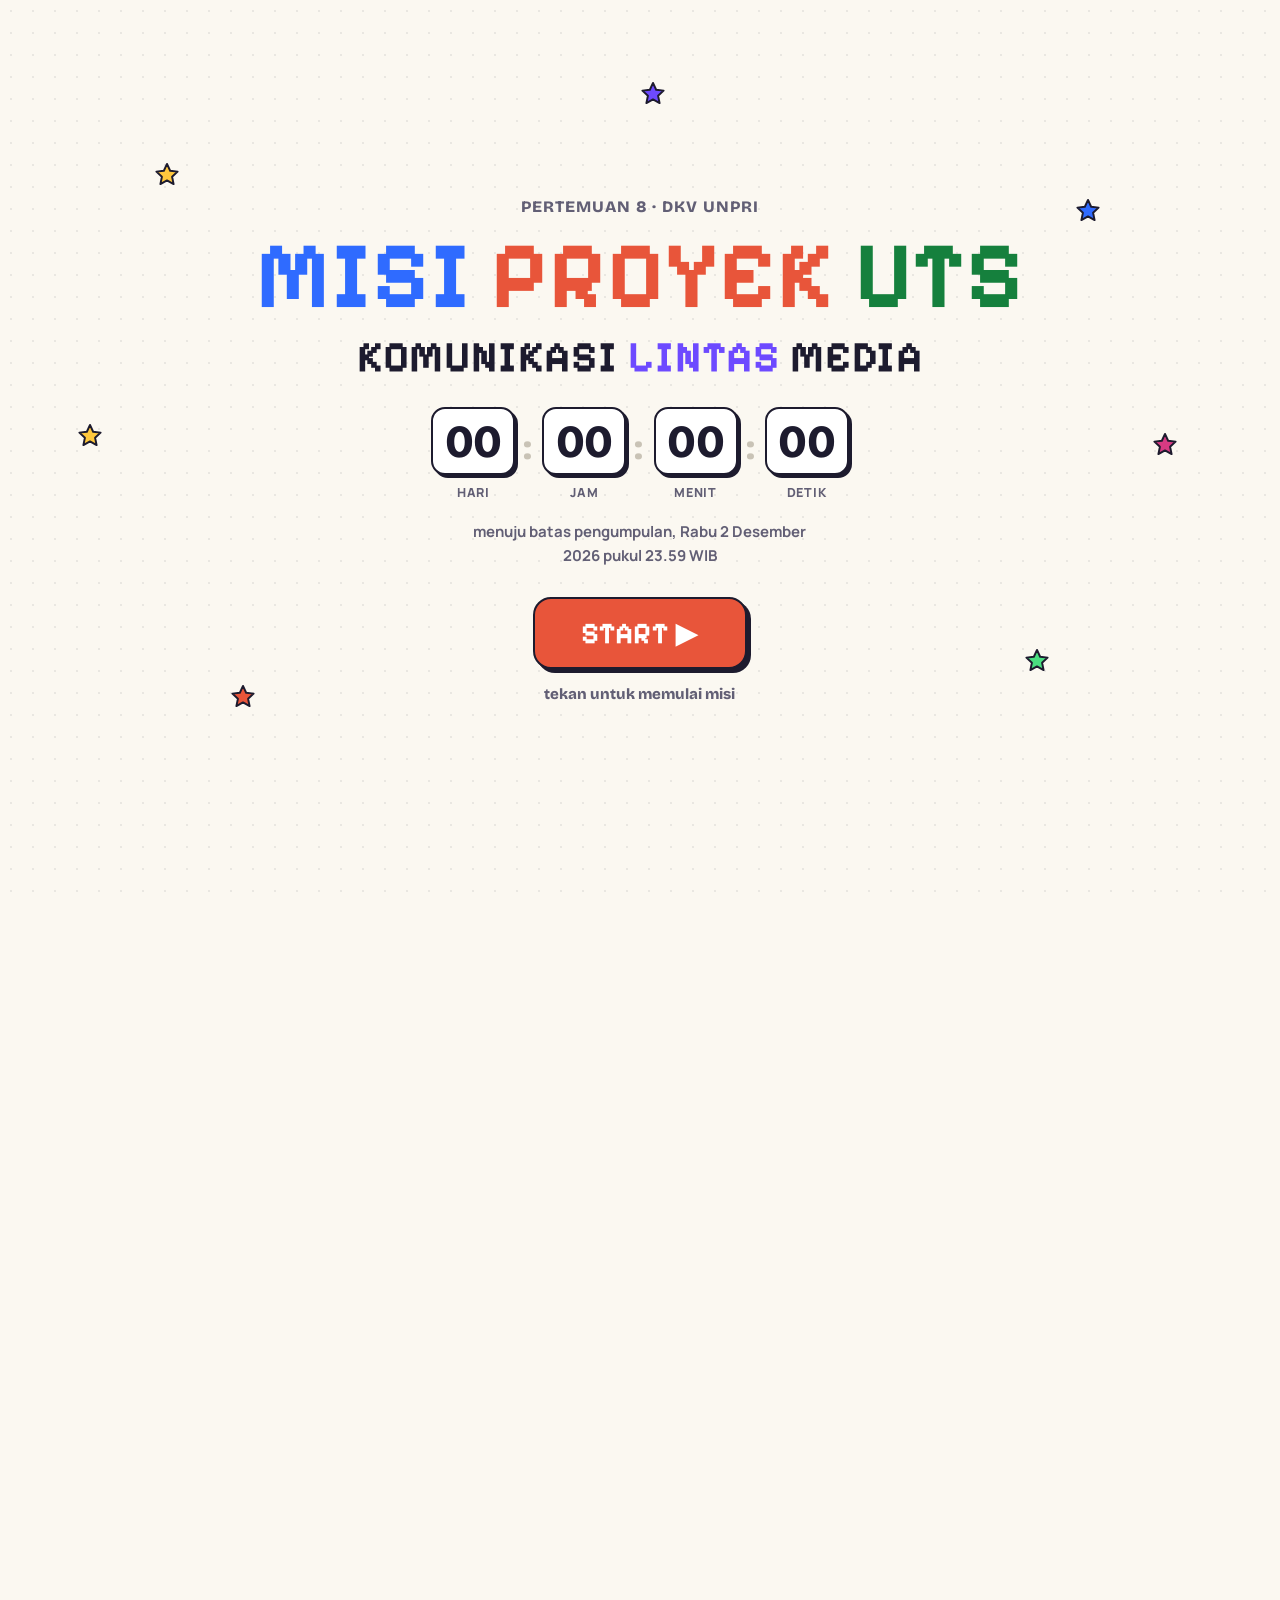
<file: index.html>
<!doctype html><html lang="id"><head><meta charset="utf-8"><meta name="viewport" content="width=device-width,initial-scale=1"><meta name="theme-color" content="#fbf8f1">
<title>Beranda · Proyek AP17 KLM</title><meta name="description" content="Proyek AP17 Komunikasi Lintas Media UNPRI: poster A3 dan carousel Instagram untuk CV Handbook UNPRI."><script>(function(){var d=document.documentElement,q=/[?&]intro=1/.test(location.search),s;try{s=sessionStorage.getItem("ap17-gate")}catch(e){}d.classList.add(s&&!q?"nogate":"gating")})()</script><link rel="preload" href="assets/fonts/bricolage-grotesque-latin-800-normal.woff2" as="font" type="font/woff2" crossorigin><link rel="preload" href="assets/fonts/manrope-latin-400-normal.woff2" as="font" type="font/woff2" crossorigin><link rel="preload" href="assets/fonts/pixelify-gate.woff2" as="font" type="font/woff2" crossorigin>
<link rel="stylesheet" href="assets/app.css?v=7"></head><body><div id="gate" role="dialog" aria-label="Pembuka"><div class="paper"><svg class="tw" viewBox="0 0 24 24" style="left:12%;top:18%;animation-delay:0s" aria-hidden="true"><path d="M12 1.8l2.9 6.3 6.9.8-5.1 4.7 1.4 6.8L12 17l-6.1 3.4 1.4-6.8L2.2 8.9l6.9-.8z" fill="#ffc83d" stroke="#1d1b2e" stroke-width="1.8" stroke-linejoin="round"/></svg><svg class="tw" viewBox="0 0 24 24" style="left:84%;top:22%;animation-delay:0.6s" aria-hidden="true"><path d="M12 1.8l2.9 6.3 6.9.8-5.1 4.7 1.4 6.8L12 17l-6.1 3.4 1.4-6.8L2.2 8.9l6.9-.8z" fill="#2f6bff" stroke="#1d1b2e" stroke-width="1.8" stroke-linejoin="round"/></svg><svg class="tw" viewBox="0 0 24 24" style="left:18%;top:76%;animation-delay:1.1s" aria-hidden="true"><path d="M12 1.8l2.9 6.3 6.9.8-5.1 4.7 1.4 6.8L12 17l-6.1 3.4 1.4-6.8L2.2 8.9l6.9-.8z" fill="#e8553a" stroke="#1d1b2e" stroke-width="1.8" stroke-linejoin="round"/></svg><svg class="tw" viewBox="0 0 24 24" style="left:80%;top:72%;animation-delay:0.3s" aria-hidden="true"><path d="M12 1.8l2.9 6.3 6.9.8-5.1 4.7 1.4 6.8L12 17l-6.1 3.4 1.4-6.8L2.2 8.9l6.9-.8z" fill="#4ade80" stroke="#1d1b2e" stroke-width="1.8" stroke-linejoin="round"/></svg><svg class="tw" viewBox="0 0 24 24" style="left:50%;top:9%;animation-delay:1.6s" aria-hidden="true"><path d="M12 1.8l2.9 6.3 6.9.8-5.1 4.7 1.4 6.8L12 17l-6.1 3.4 1.4-6.8L2.2 8.9l6.9-.8z" fill="#6d4aff" stroke="#1d1b2e" stroke-width="1.8" stroke-linejoin="round"/></svg><svg class="tw" viewBox="0 0 24 24" style="left:90%;top:48%;animation-delay:0.9s" aria-hidden="true"><path d="M12 1.8l2.9 6.3 6.9.8-5.1 4.7 1.4 6.8L12 17l-6.1 3.4 1.4-6.8L2.2 8.9l6.9-.8z" fill="#d63a83" stroke="#1d1b2e" stroke-width="1.8" stroke-linejoin="round"/></svg><svg class="tw" viewBox="0 0 24 24" style="left:6%;top:47%;animation-delay:1.9s" aria-hidden="true"><path d="M12 1.8l2.9 6.3 6.9.8-5.1 4.7 1.4 6.8L12 17l-6.1 3.4 1.4-6.8L2.2 8.9l6.9-.8z" fill="#ffc83d" stroke="#1d1b2e" stroke-width="1.8" stroke-linejoin="round"/></svg><div class="gin"><div class="gk">PERTEMUAN 8 · DKV UNPRI</div>
<h1><span class="c1">MISI</span> <span class="c2">PROYEK</span> <span class="c3">UTS</span><span class="l2">KOMUNIKASI <span class="c4">LINTAS</span> MEDIA</span></h1>
<div class="count" data-deadline="2026-12-02T23:59:00+07:00"><div class="u"><b data-u="d">00</b><span>hari</span></div><span class="sp">:</span><div class="u"><b data-u="h">00</b><span>jam</span></div><span class="sp">:</span><div class="u"><b data-u="m">00</b><span>menit</span></div><span class="sp">:</span><div class="u"><b data-u="s">00</b><span>detik</span></div></div><div class="gl">menuju batas pengumpulan, Rabu 2 Desember 2026 pukul 23.59 WIB</div>
<button class="btn start" type="button">START ▶</button><span class="hint">tekan untuk memulai misi</span></div></div><div class="whiten"></div></div><div id="app"><header class="hud"><div class="wrap hudin"><a class="brand" href=""><span class="logo"><svg viewBox="0 0 24 24" aria-hidden="true"><path d="M12 1.8l2.9 6.3 6.9.8-5.1 4.7 1.4 6.8L12 17l-6.1 3.4 1.4-6.8L2.2 8.9l6.9-.8z" fill="#fff" stroke="#1d1b2e" stroke-width="2" stroke-linejoin="round"/></svg></span><span class="bt"><span class="b1">Proyek AP17</span><span class="b2">Komunikasi Lintas Media</span></span></a><nav class="nav" aria-label="Navigasi"><a class="nl on" href="" aria-current="page">Beranda</a><a class="nl" href="instruksi/">Instruksi</a><a class="nl" href="kelompok/">Kelompok</a><details class="lvm"><summary class="nl">Level ▾</summary><div class="dd"><a href="tema-a/"><span class="k" style="background:#2f6bff">A</span>Dua pembaca CV</a><a href="tema-b/"><span class="k" style="background:#6d4aff">B</span>CV yang terbaca utuh</a><a href="tema-c/"><span class="k" style="background:#e8553a">C</span>Dari tugas ke bukti</a><a href="tema-d/"><span class="k" style="background:#0e8f86">D</span>AI boleh, mengarang jangan</a><a href="tema-e/"><span class="k" style="background:#d63a83">E</span>Cek sebelum kirim</a></div></details><span class="lvps"><a class="lvp" style="background:#2f6bff" href="tema-a/" title="Level A: Dua pembaca CV" aria-label="Level A: Dua pembaca CV">A</a><a class="lvp" style="background:#6d4aff" href="tema-b/" title="Level B: CV yang terbaca utuh" aria-label="Level B: CV yang terbaca utuh">B</a><a class="lvp" style="background:#e8553a" href="tema-c/" title="Level C: Dari tugas ke bukti" aria-label="Level C: Dari tugas ke bukti">C</a><a class="lvp" style="background:#0e8f86" href="tema-d/" title="Level D: AI boleh, mengarang jangan" aria-label="Level D: AI boleh, mengarang jangan">D</a><a class="lvp" style="background:#d63a83" href="tema-e/" title="Level E: Cek sebelum kirim" aria-label="Level E: Cek sebelum kirim">E</a></span></nav><a class="replay" href="?intro=1" title="Putar intro lagi" aria-label="Putar intro lagi"><svg viewBox="0 0 24 24" aria-hidden="true"><path d="M10.5 12.2a1.6 1.6 0 1 1 1.9 1.5 3.4 3.4 0 1 1-3.6-3.9 5.2 5.2 0 1 1-3.9 6.4" fill="none" stroke="#1d1b2e" stroke-width="2" stroke-linecap="round"/><path d="M15.5 4.5l6 3.5-6 3.5z" fill="#e8553a" stroke="#1d1b2e" stroke-width="1.6" stroke-linejoin="round"/></svg></a></div></header><main><div class="wrap"><section class="hero"><span class="pill up"><i></i>Proyek AP17 · tugas kelompok</span>
<h1 class="h1 up">Buat <span class="hl" style="--h:#ffc9b8">poster A3</span> dan <span class="hl" style="--h:#c4d5ff">carousel Instagram</span> untuk satu bab CV Handbook.</h1>
<p class="lead up">Satu kelompok, satu bab, satu pesan. Poster menarik perhatian di kampus, QR-nya membawa orang ke PDF bab, dan <em>carousel</em> menjelaskan isinya di Instagram.</p>
<div class="cdw up"><span class="kicker">Sisa waktu pengumpulan</span><div class="count sm" data-deadline="2026-12-02T23:59:00+07:00"><div class="u"><b data-u="d">00</b><span>hari</span></div><span class="sp">:</span><div class="u"><b data-u="h">00</b><span>jam</span></div><span class="sp">:</span><div class="u"><b data-u="m">00</b><span>menit</span></div><span class="sp">:</span><div class="u"><b data-u="s">00</b><span>detik</span></div></div></div>
<div class="chips up"><span class="chip"><i style="--c:var(--sun)"></i>Batas: Rabu, 2 Des 2026, 23.59 WIB</span><span class="chip"><i style="--c:var(--blue)"></i>Kelompok 5 sampai 7 orang</span><span class="chip"><i></i>Kumpul di Google Drive</span></div>
<div class="btns up"><a class="btn" style="--bg:var(--coral)" href="instruksi/">Baca instruksi ▶</a><a class="btn alt" href="kelompok/">Cek kelompokmu</a></div>
<div class="show up" aria-hidden="true"><div class="mini"><span class="mk">CV HANDBOOK UNPRI · BAB 1</span><div class="t">CV-mu dibaca <em>dua kali.</em></div><div class="s">Dulu oleh aplikasi ATS, lalu oleh rekruter. Pastikan keduanya paham.</div><div class="q"><svg viewBox="-1 -1 9 9" aria-hidden="true"><rect x="-1" y="-1" width="9" height="9" fill="#fff" stroke="#1d1b2e" stroke-width=".5"/><path d="M0 0h1v1h-1zM1 0h1v1h-1zM2 0h1v1h-1zM4 0h1v1h-1zM5 0h1v1h-1zM6 0h1v1h-1zM0 1h1v1h-1zM2 1h1v1h-1zM4 1h1v1h-1zM6 1h1v1h-1zM0 2h1v1h-1zM1 2h1v1h-1zM2 2h1v1h-1zM4 2h1v1h-1zM5 2h1v1h-1zM6 2h1v1h-1zM3 3h1v1h-1zM0 4h1v1h-1zM1 4h1v1h-1zM3 4h1v1h-1zM5 4h1v1h-1zM6 4h1v1h-1zM1 5h1v1h-1zM3 5h1v1h-1zM4 5h1v1h-1zM0 6h1v1h-1zM1 6h1v1h-1zM2 6h1v1h-1zM4 6h1v1h-1zM6 6h1v1h-1z" fill="#1d1b2e"/></svg><span>Pindai untuk unduh Bab 1</span></div><img src="assets/logo/cedc_mini.png" alt="" width="168" height="48"></div>
<div class="phone"><div class="scr"><div class="ig"><i></i><s></s></div><div class="vp"><div class="track"><div class="sl" style="background:#2f6bff">7,4 detik.<small>Waktu rekruter melihat CV-mu pertama kali.</small></div><div class="sl" style="background:#6d4aff">Satu kolom.<small>Supaya ATS membaca CV-mu dengan urut.</small></div><div class="sl" style="background:#e8553a">Pakai angka.<small>Hasil kerja, bukan daftar tugas.</small></div><div class="sl" style="background:#0e8f86">Unduh Bab 1<small>Pindai QR di poster kampus.</small></div></div></div><div class="dots"><i></i><i></i><i></i><i></i></div></div></div></div>
<span class="cap up">Ilustrasi saja. Buat versimu sendiri.</span></section>
<section class="sect"><div class="hd rv"><span class="kicker">Cara kerja</span><h2 class="h2">Empat langkah</h2></div>
<div class="steps"><div class="card step rv" data-d="0"><img src="assets/ic/team.svg" alt="" width="68" height="68"><div class="kicker">Langkah 1</div><h3>Cek kelompok</h3><p>Anggota dan tema sudah ditentukan dosen.</p></div><div class="card step rv" data-d="1"><img src="assets/ic/play.svg" alt="" width="68" height="68"><div class="kicker">Langkah 2</div><h3>Tonton video tema</h3><p>Isi bab dijelaskan dengan contoh CV dalam 90 detik.</p></div><div class="card step rv" data-d="2"><img src="assets/ic/make.svg" alt="" width="68" height="68"><div class="kicker">Langkah 3</div><h3>Buat dua media</h3><p>Poster A3 dengan QR ke PDF bab, lalu <em>carousel</em> 5 sampai 8 slide.</p></div><div class="card step rv" data-d="3"><img src="assets/ic/upload.svg" alt="" width="68" height="68"><div class="kicker">Langkah 4</div><h3>Unggah ke Drive</h3><p>Ke folder kelompokmu sebelum batas waktu.</p></div></div></section>
<section class="sect"><div class="hd rv"><span class="kicker">Pilih level</span><h2 class="h2">Lima tema, satu untuk setiap kelompok</h2></div><div class="levels"><a class="lvl rv" data-d="0" data-level="a" href="tema-a/" style="--c:#2f6bff;--t:#eaf0ff"><div class="top"><img src="assets/ic/a.svg" alt="" width="68" height="68"><span class="badge">Level A</span></div><div class="bd"><span class="tj">Dua pembaca CV</span><span class="ts">Bab 1 · Bagaimana CV Dibaca</span></div><div class="ft"><span>Kelompok 1</span><em data-prog>Mulai ▶</em></div></a><a class="lvl rv" data-d="1" data-level="b" href="tema-b/" style="--c:#6d4aff;--t:#efebff"><div class="top"><img src="assets/ic/b.svg" alt="" width="68" height="68"><span class="badge">Level B</span></div><div class="bd"><span class="tj">CV yang terbaca utuh</span><span class="ts">Bab 3 · Format dan Struktur CV</span></div><div class="ft"><span>Kelompok 2</span><em data-prog>Mulai ▶</em></div></a><a class="lvl rv" data-d="2" data-level="c" href="tema-c/" style="--c:#e8553a;--t:#fff0eb"><div class="top"><img src="assets/ic/c.svg" alt="" width="68" height="68"><span class="badge">Level C</span></div><div class="bd"><span class="tj">Dari tugas ke bukti</span><span class="ts">Bab 4 · Menulis Bullet Point</span></div><div class="ft"><span>Kelompok 3</span><em data-prog>Mulai ▶</em></div></a><a class="lvl rv" data-d="3" data-level="d" href="tema-d/" style="--c:#0e8f86;--t:#e3f7f4"><div class="top"><img src="assets/ic/d.svg" alt="" width="68" height="68"><span class="badge">Level D</span></div><div class="bd"><span class="tj">AI boleh, mengarang jangan</span><span class="ts">Bab 7 · Memakai AI untuk Menulis CV</span></div><div class="ft"><span>Kelompok 4</span><em data-prog>Mulai ▶</em></div></a><a class="lvl rv" data-d="4" data-level="e" href="tema-e/" style="--c:#d63a83;--t:#fdebf3"><div class="top"><img src="assets/ic/e.svg" alt="" width="68" height="68"><span class="badge">Level E</span></div><div class="bd"><span class="tj">Cek sebelum kirim</span><span class="ts">Bab 8 · Daftar Periksa CV</span></div><div class="ft"><span>Kelompok 5</span><em data-prog>Mulai ▶</em></div></a></div>
<p class="muted small center rv" style="margin-top:26px">Ingin membaca seluruh handbook? <a href="pdf/CV_Handbook_UNPRI_Lengkap.pdf">Unduh CV Handbook UNPRI lengkap (PDF)</a>.</p></section><div style="height:60px"></div></div></main>
<footer><div class="wrap">Komunikasi Lintas Media (DKV 6250) · Universitas Prima Indonesia · Dosen: Ilman Akbar Effendi, S.I.P., M.I.Kom.<br>Materi tema bersumber dari CV Handbook UNPRI, Pusat Pengembangan Karir dan Kewirausahaan (CEDC) UNPRI.</div></footer></div>
<script src="assets/app.js?v=7" defer></script></body></html>
</file>
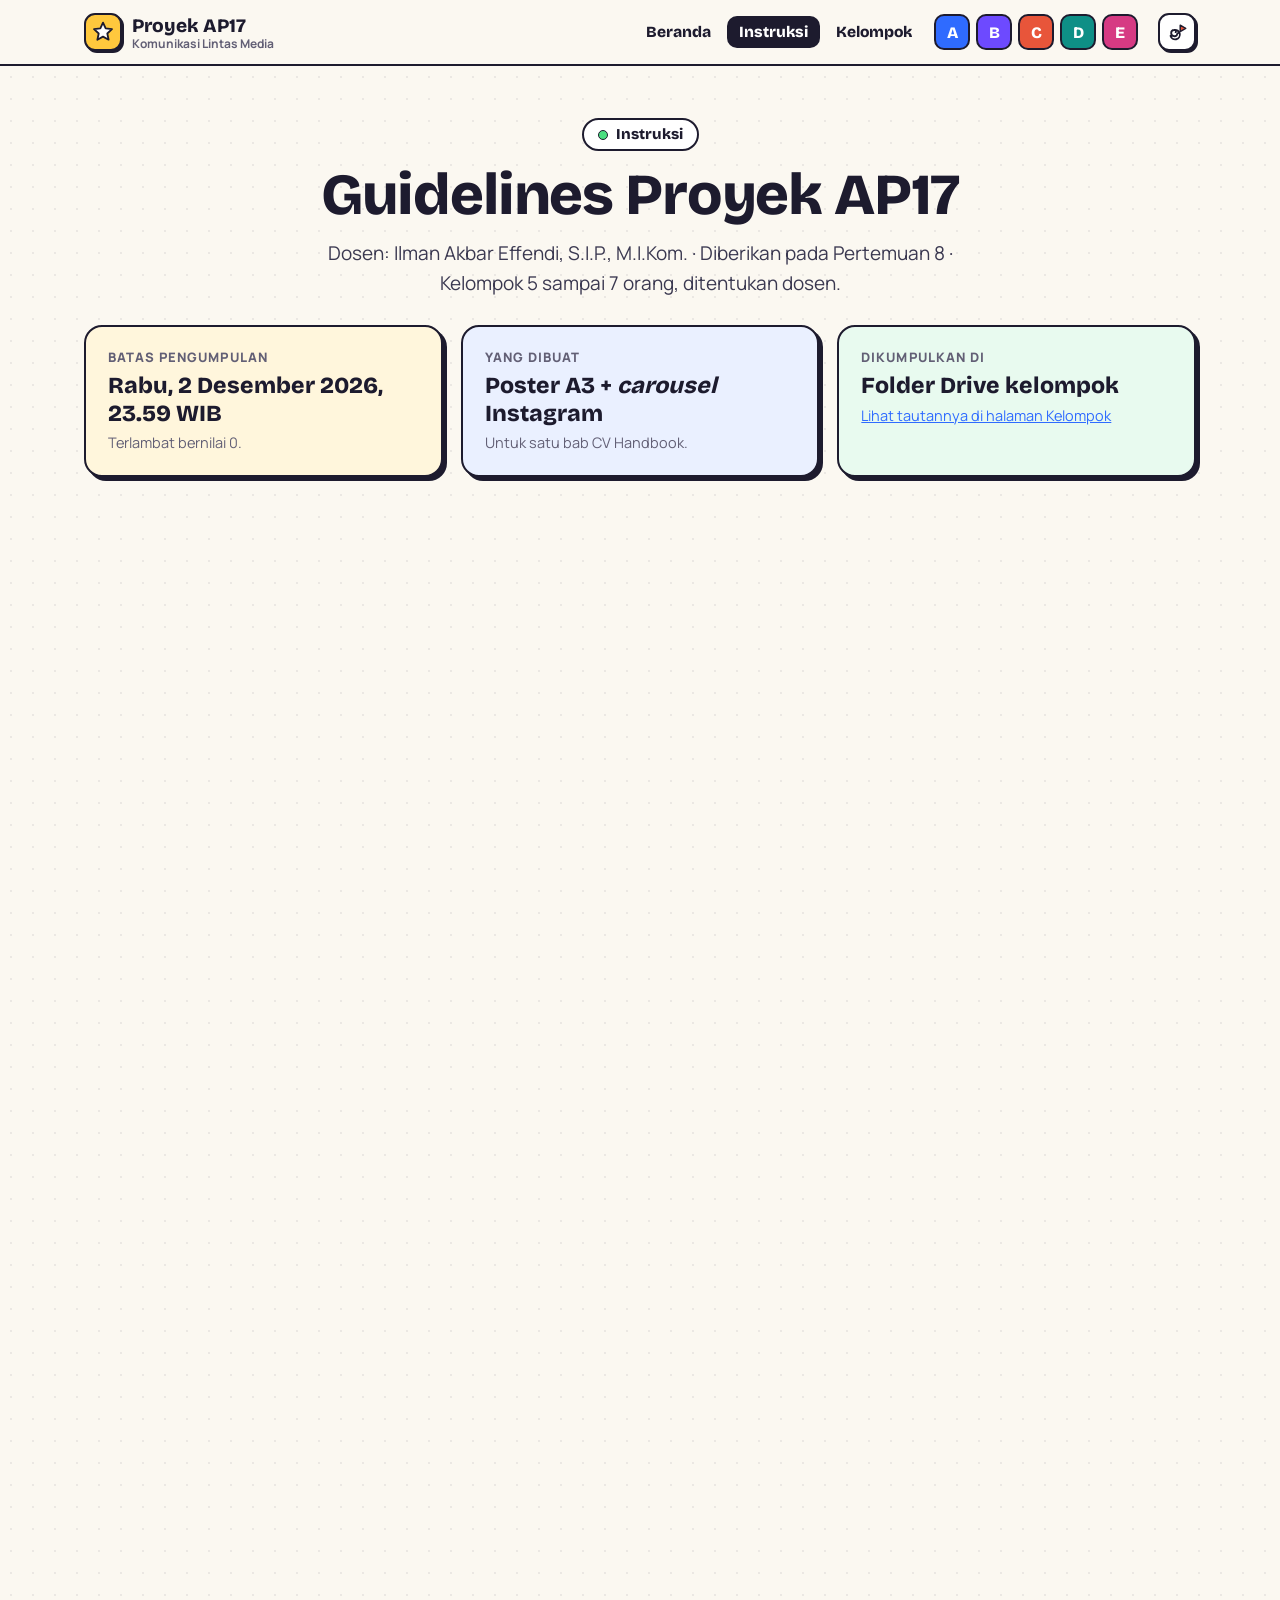
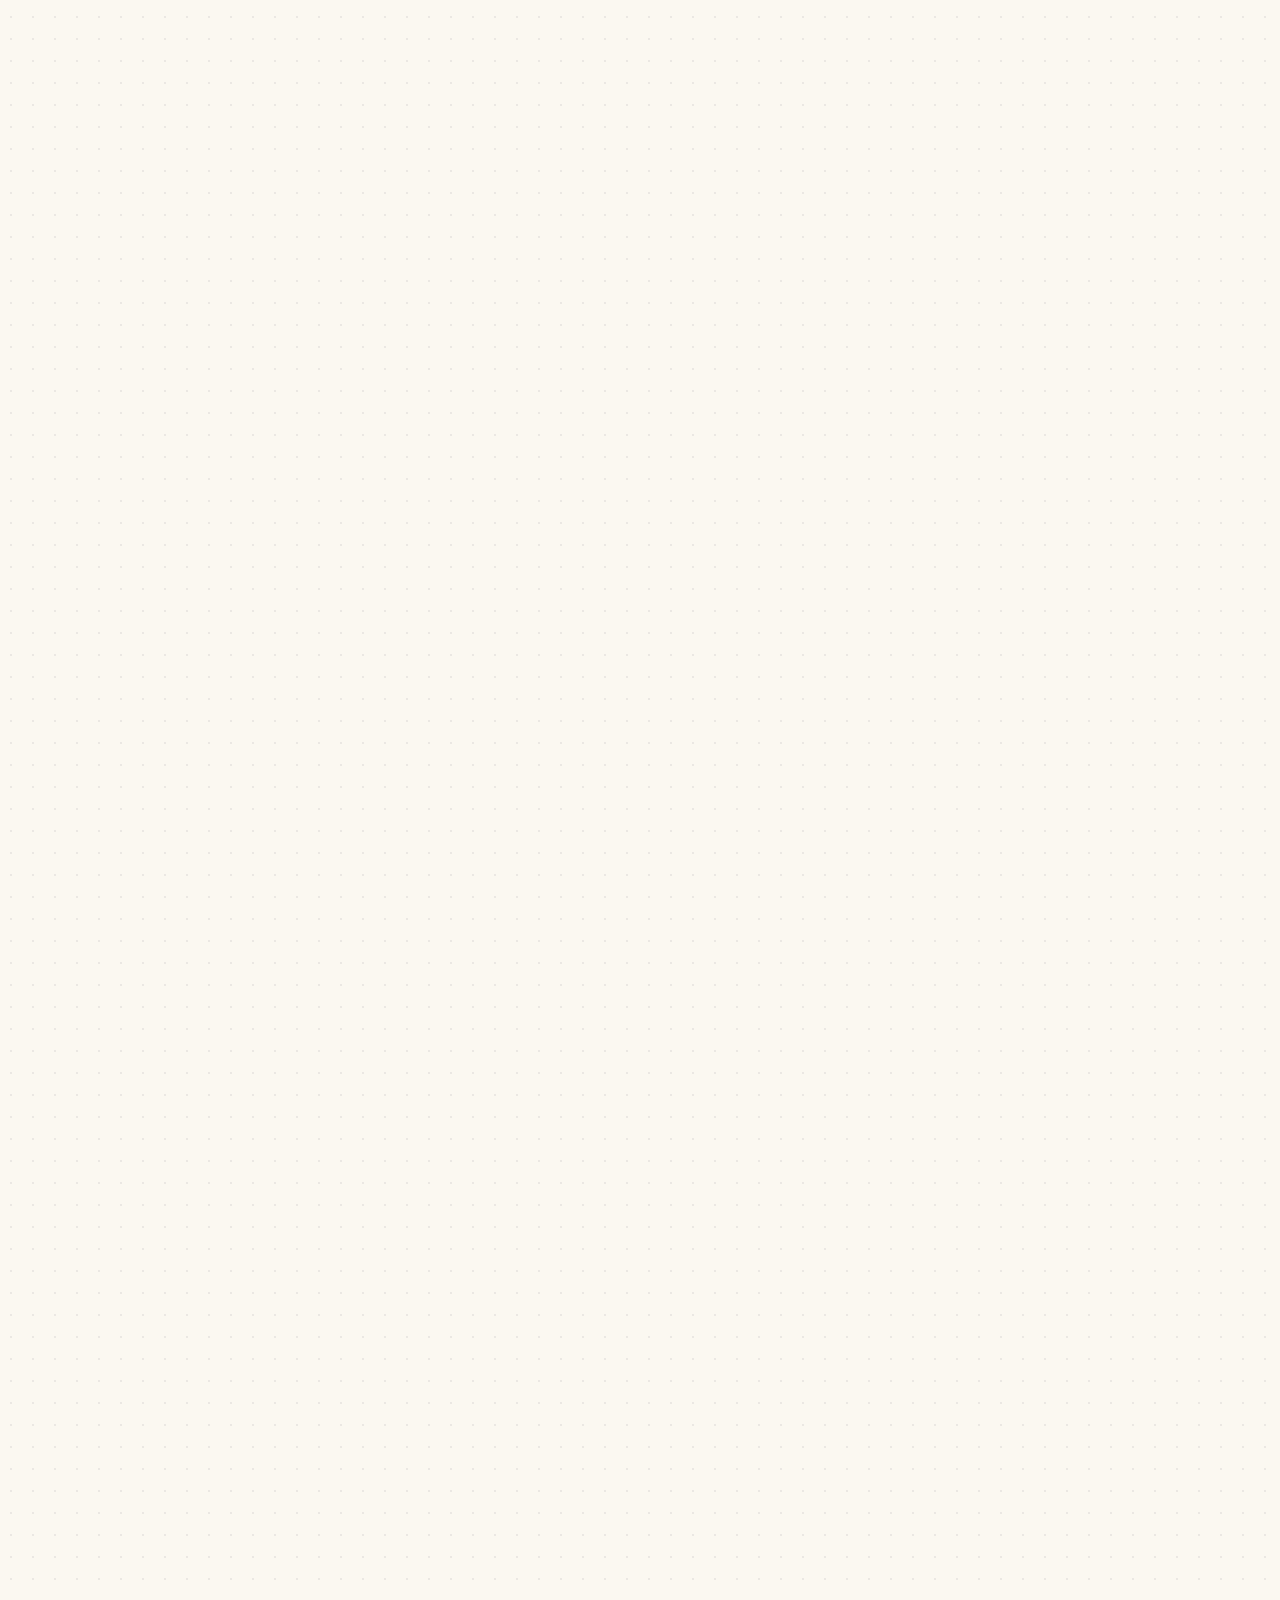
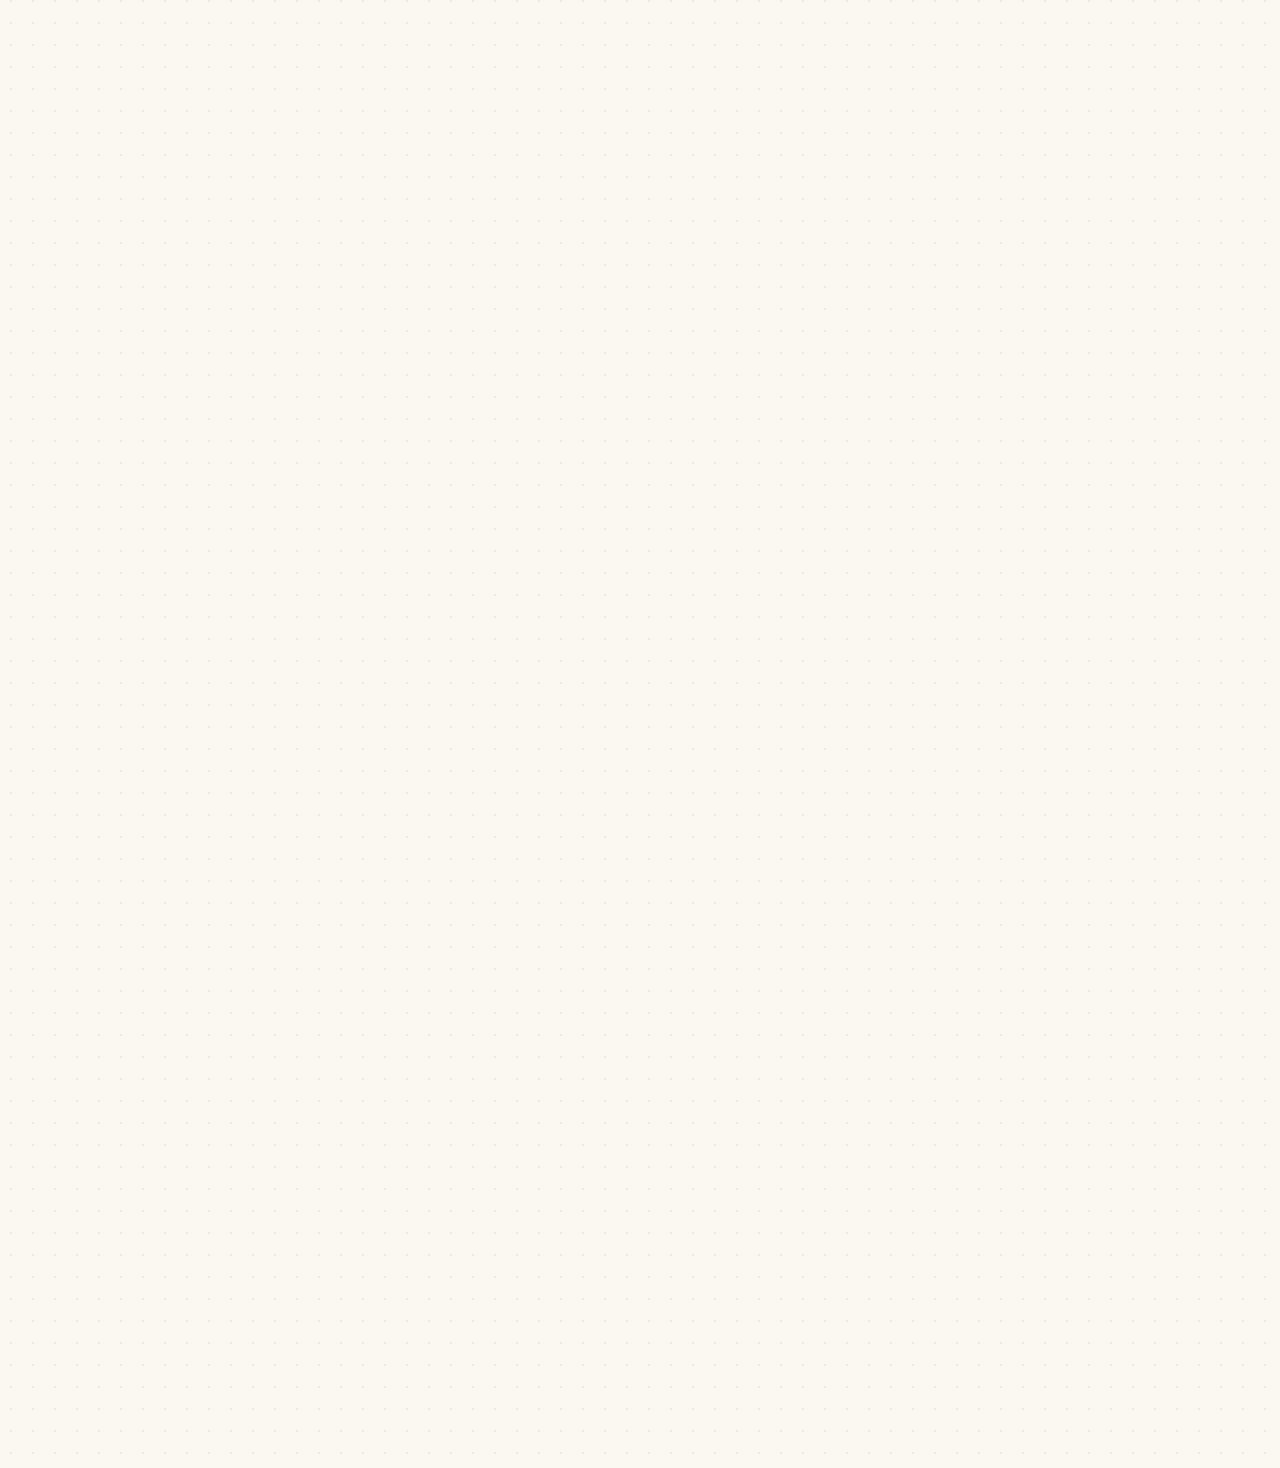
<file: instruksi/index.html>
<!doctype html><html lang="id"><head><meta charset="utf-8"><meta name="viewport" content="width=device-width,initial-scale=1"><meta name="theme-color" content="#fbf8f1">
<title>Instruksi · Proyek AP17 KLM</title><meta name="description" content="Proyek AP17 Komunikasi Lintas Media UNPRI: poster A3 dan carousel Instagram untuk CV Handbook UNPRI."><link rel="preload" href="../assets/fonts/bricolage-grotesque-latin-800-normal.woff2" as="font" type="font/woff2" crossorigin><link rel="preload" href="../assets/fonts/manrope-latin-400-normal.woff2" as="font" type="font/woff2" crossorigin>
<link rel="stylesheet" href="../assets/app.css?v=7"></head><body><div id="app"><header class="hud"><div class="wrap hudin"><a class="brand" href="../"><span class="logo"><svg viewBox="0 0 24 24" aria-hidden="true"><path d="M12 1.8l2.9 6.3 6.9.8-5.1 4.7 1.4 6.8L12 17l-6.1 3.4 1.4-6.8L2.2 8.9l6.9-.8z" fill="#fff" stroke="#1d1b2e" stroke-width="2" stroke-linejoin="round"/></svg></span><span class="bt"><span class="b1">Proyek AP17</span><span class="b2">Komunikasi Lintas Media</span></span></a><nav class="nav" aria-label="Navigasi"><a class="nl" href="../">Beranda</a><a class="nl on" href="../instruksi/" aria-current="page">Instruksi</a><a class="nl" href="../kelompok/">Kelompok</a><details class="lvm"><summary class="nl">Level ▾</summary><div class="dd"><a href="../tema-a/"><span class="k" style="background:#2f6bff">A</span>Dua pembaca CV</a><a href="../tema-b/"><span class="k" style="background:#6d4aff">B</span>CV yang terbaca utuh</a><a href="../tema-c/"><span class="k" style="background:#e8553a">C</span>Dari tugas ke bukti</a><a href="../tema-d/"><span class="k" style="background:#0e8f86">D</span>AI boleh, mengarang jangan</a><a href="../tema-e/"><span class="k" style="background:#d63a83">E</span>Cek sebelum kirim</a></div></details><span class="lvps"><a class="lvp" style="background:#2f6bff" href="../tema-a/" title="Level A: Dua pembaca CV" aria-label="Level A: Dua pembaca CV">A</a><a class="lvp" style="background:#6d4aff" href="../tema-b/" title="Level B: CV yang terbaca utuh" aria-label="Level B: CV yang terbaca utuh">B</a><a class="lvp" style="background:#e8553a" href="../tema-c/" title="Level C: Dari tugas ke bukti" aria-label="Level C: Dari tugas ke bukti">C</a><a class="lvp" style="background:#0e8f86" href="../tema-d/" title="Level D: AI boleh, mengarang jangan" aria-label="Level D: AI boleh, mengarang jangan">D</a><a class="lvp" style="background:#d63a83" href="../tema-e/" title="Level E: Cek sebelum kirim" aria-label="Level E: Cek sebelum kirim">E</a></span></nav><a class="replay" href="../?intro=1" title="Putar intro lagi" aria-label="Putar intro lagi"><svg viewBox="0 0 24 24" aria-hidden="true"><path d="M10.5 12.2a1.6 1.6 0 1 1 1.9 1.5 3.4 3.4 0 1 1-3.6-3.9 5.2 5.2 0 1 1-3.9 6.4" fill="none" stroke="#1d1b2e" stroke-width="2" stroke-linecap="round"/><path d="M15.5 4.5l6 3.5-6 3.5z" fill="#e8553a" stroke="#1d1b2e" stroke-width="1.6" stroke-linejoin="round"/></svg></a></div></header><main><div class="wrap"><section class="ihero"><span class="pill up"><i></i>Instruksi</span><h1 class="h1s up">Guidelines Proyek AP17</h1>
<p class="lead up">Dosen: Ilman Akbar Effendi, S.I.P., M.I.Kom. · Diberikan pada Pertemuan 8 · Kelompok 5 sampai 7 orang, ditentukan dosen.</p></section>
<div class="facts"><div class="fact rv" style="--t:#fff6dc"><span class="kicker">Batas pengumpulan</span><b>Rabu, 2 Desember 2026, 23.59 WIB</b><span class="s">Terlambat bernilai 0.</span></div>
<div class="fact rv" data-d="1" style="--t:#eaf0ff"><span class="kicker">Yang dibuat</span><b>Poster A3 + <em>carousel</em> Instagram</b><span class="s">Untuk satu bab CV Handbook.</span></div>
<div class="fact rv" data-d="2" style="--t:#e8faef"><span class="kicker">Dikumpulkan di</span><b>Folder Drive kelompok</b><span class="s"><a href="../kelompok/">Lihat tautannya di halaman Kelompok</a></span></div></div>
<div class="brief"><nav class="toc" aria-label="Daftar isi"><a href="#deskripsi">Deskripsi</a><a href="#media">Dua media</a><a href="#poster">Kriteria poster</a><a href="#carousel">Kriteria carousel</a><a href="#umum">Ketentuan umum</a><a href="#kumpul">Pengumpulan</a><a href="#nilai">Penilaian</a><a href="#catatan">Catatan</a><a href="#lampiran">Lampiran</a></nav><div class="stack">
<section class="card rv" id="deskripsi"><h2 class="ctag" style="--h:var(--t-sun)">Deskripsi tugas</h2>
<p style="margin-top:0">Pusat Pengembangan Karir dan Kewirausahaan (CEDC) UNPRI menerbitkan CV Handbook, tetapi handbook hanya berguna kalau dibuka. Setiap kelompok mengampanyekan satu bab handbook kepada mahasiswa UNPRI lewat dua media yang saling terhubung.</p>
<ul><li>Kelompok dan tema sudah ditentukan dosen: lihat <a href="../kelompok/">halaman Kelompok</a>.</li><li>Tonton video dan baca PDF bab di halaman level kalian. Tidak perlu membaca seluruh handbook.</li><li>Buat dua media: <b>poster cetak A3</b> dan <b><em>carousel</em> Instagram</b>.</li></ul></section>
<section class="card rv" id="media"><h2 class="ctag" style="--h:var(--t-violet)">Dua media, dua fungsi</h2><div class="duo">
<div style="--t:#fff0eb"><div class="fh"><img src="../assets/ic/poster.svg" alt="" width="68" height="68"><div><b>Poster A3</b><span>Dilihat sekilas di ruang nyata</span></div></div><ul><li>Menghentikan langkah orang yang lewat.</li><li>Menyampaikan satu pesan dalam sekali lihat.</li><li>Membawa orang ke PDF bab lewat QR.</li></ul><span class="kicker">Materi P2, P5, P7</span></div>
<div style="--t:#eaf0ff"><div class="fh"><img src="../assets/ic/phone.svg" alt="" width="68" height="68"><div><b><em>Carousel</em> Instagram</b><span><em>Micro-content</em> di layar HP</span></div></div><ul><li>Menjelaskan isi bab sepotong demi sepotong.</li><li>Satu gagasan per slide.</li><li>Membuat orang menggeser sampai slide terakhir.</li></ul><span class="kicker">Materi P3, P4, P6</span></div></div></section>
<section class="card rv" id="poster"><h2 class="ctag" style="--h:var(--t-coral)">Kriteria poster A3</h2><ul>
<li>Ukuran 297 x 420 mm, orientasi potret, resolusi 300 dpi.</li><li>Memuat satu pesan utama dari bab tema.</li><li>Memuat QR yang mengarah ke PDF bab tema (tautan dan QR ada di halaman level).</li><li>Memuat logo CEDC UNPRI.</li><li>Dikumpulkan dalam PDF siap cetak.</li></ul></section>
<section class="card rv" id="carousel"><h2 class="ctag" style="--h:var(--t-blue)">Kriteria carousel Instagram</h2><ul>
<li>5 sampai 8 slide, ukuran 1080 x 1350 px (4:5).</li><li>Menjelaskan isi bab tema, satu gagasan per slide.</li><li>Slide terakhir mengarahkan ke PDF bab tema.</li><li>Memuat logo CEDC UNPRI.</li><li>Dikumpulkan dalam PNG atau JPG. Tidak perlu <em>caption</em>.</li></ul></section>
<section class="card rv" id="umum"><h2 class="ctag" style="--h:var(--t-mint)">Ketentuan umum</h2><ul>
<li>Poster dan <em>carousel</em> memakai pesan, warna, dan huruf yang sama sehingga terlihat sebagai satu kampanye.</li><li>Isi hanya dari bab tema. Setiap angka, aturan, dan contoh harus sesuai PDF bab.</li><li>Foto, ilustrasi, dan aset visual lain bebas: buatan sendiri, stok, atau AI.</li><li>Logo CEDC UNPRI memakai file di Lampiran. Warna, bentuk, dan proporsinya tidak boleh diubah.</li></ul></section>
<section class="card key rv" id="kumpul"><h2 class="ctag" style="--h:var(--t-sun)">Pengumpulan</h2><ul>
<li>Unggah ke folder Google Drive kelompok masing-masing (tautan di <a href="../kelompok/">halaman Kelompok</a>).</li>
<li>Isi folder:<ul><li><code>AP17_KLM_Kel[No]_Poster.pdf</code></li><li><code>AP17_KLM_Kel[No]_Carousel_01.png</code> dan seterusnya</li><li><code>Identitas_Kelompok.txt</code></li></ul></li>
<li>Isi <code>Identitas_Kelompok.txt</code> mengikuti format berikut:</li></ul>
<pre class="term"><i>Kelas    :</i> Pagi
<i>Kelompok :</i> 3
<i>Tema     :</i> C, Bab 4 (Dari tugas ke bukti)
<i>Anggota  :</i>
1. Nama, NIM, peran
2. Nama, NIM, peran
3. Nama, NIM, peran
4. Nama, NIM, peran
5. Nama, NIM, peran
(tambahkan baris bila anggota lebih dari 5)
<i>AI yang dipakai:</i> alat dan bagiannya, atau "tidak ada"</pre></section>
<section class="card key rv" id="nilai"><h2 class="ctag" style="--h:var(--t-blue)">Penilaian</h2><div class="sg" style="--c:#e8553a;--t:#fff0eb"><div class="sgh"><span>Poster A3</span><b>40%</b></div><div class="sr"><div><div class="nm">Hirarki visual (P2)</div><div class="ds">Pesan utama tertangkap dalam sekali lihat.</div></div><div class="mv"><div class="meter"><i style="--w:1.000"></i></div><b>15</b></div></div><div class="sr"><div><div class="nm">Berdiri sendiri (P5)</div><div class="ds">Poster tetap berguna walau QR tidak dipindai.</div></div><div class="mv"><div class="meter"><i style="--w:0.667"></i></div><b>10</b></div></div><div class="sr"><div><div class="nm">Integrasi <em>phygital</em> (P7)</div><div class="ds">Penerapan materi P7 pada QR dan sambungan dari kertas ke layar.</div></div><div class="mv"><div class="meter"><i style="--w:1.000"></i></div><b>15</b></div></div></div><div class="sg" style="--c:#2f6bff;--t:#eaf0ff"><div class="sgh"><span><em>Carousel</em> Instagram</span><b>40%</b></div><div class="sr"><div><div class="nm"><em>Micro-content</em> (P4)</div><div class="ds">Satu gagasan per slide, ringkas, bisa dipahami tanpa membuka PDF.</div></div><div class="mv"><div class="meter"><i style="--w:1.000"></i></div><b>15</b></div></div><div class="sr"><div><div class="nm">Tipografi layar kecil (P3)</div><div class="ds">Nyaman dibaca di layar HP.</div></div><div class="mv"><div class="meter"><i style="--w:0.667"></i></div><b>10</b></div></div><div class="sr"><div><div class="nm">Alur geser (P6)</div><div class="ds">Slide pertama membuat orang berhenti, setiap slide menyambung ke berikutnya, slide terakhir mengarah ke PDF.</div></div><div class="mv"><div class="meter"><i style="--w:1.000"></i></div><b>15</b></div></div></div><div class="sg" style="--c:#0e8f86;--t:#e3f7f4"><div class="sgh"><span>Kampanye</span><b>20%</b></div><div class="sr"><div><div class="nm">Satu kampanye</div><div class="ds">Pesan, warna, huruf, dan logo konsisten di kedua media.</div></div><div class="mv"><div class="meter"><i style="--w:0.667"></i></div><b>10</b></div></div><div class="sr"><div><div class="nm">Ketepatan isi</div><div class="ds">Isi sesuai PDF bab tema.</div></div><div class="mv"><div class="meter"><i style="--w:0.667"></i></div><b>10</b></div></div></div></section>
<section class="card warn rv" id="catatan"><h2 class="ctag" style="--h:#ffb3a1">Catatan</h2><ul>
<li>AI boleh dipakai. Hasil AI yang dipakai mentah, tanpa desain ulang yang berarti, akan mengurangi nilai.</li><li>Dilarang meniru atau menjiplak karya kelompok lain. Pelanggaran ini membuat nilai menjadi 0.</li><li>Pengumpulan setelah batas waktu bernilai 0. Kelompok yang terlambat wajib konfirmasi kepada dosen.</li></ul></section>
<section class="card rv" id="lampiran"><h2 class="ctag" style="--h:var(--t-violet)">Lampiran</h2>
<h3>Logo CEDC UNPRI</h3><div class="logos"><a class="lgc" href="../assets/logo/CEDC_UNPRI_Logo_Teks_Hitam_Transparan.png" download><img src="../assets/logo/CEDC_UNPRI_Logo_Teks_Hitam_Transparan.png" alt="Logo CEDC UNPRI teks hitam" loading="lazy" width="1908" height="546"><span>Teks hitam, untuk latar terang · Unduh PNG</span></a><a class="lgc dk" href="../assets/logo/CEDC_UNPRI_Logo_Teks_Putih_Transparan.png" download><img src="../assets/logo/CEDC_UNPRI_Logo_Teks_Putih_Transparan.png" alt="Logo CEDC UNPRI teks putih" loading="lazy" width="1908" height="546"><span>Teks putih, untuk latar gelap · Unduh PNG</span></a></div>
<h3>Contoh CV ATS</h3><div class="inv">
<a class="item" href="../pdf/Contoh_CV_ATS_Nadia_Lestari.pdf" target="_blank" rel="noopener"><img src="../assets/ic/cv.svg" alt="" width="68" height="68"><div><b>CV Nadia Lestari (Sarjana Hukum)</b><span>CV nyata yang mengikuti handbook: satu kolom, satu halaman. Nama, foto, dan kontak disamarkan.</span></div></a>
<a class="item" href="../pdf/Contoh_CV_ATS_Ilman_Akbar_Effendi.pdf" target="_blank" rel="noopener"><img src="../assets/ic/cv.svg" alt="" width="68" height="68"><div><b>CV Ilman Akbar Effendi (dosen pengampu)</b><span>Berbahasa Inggris, satu halaman. Kontak pribadi disamarkan.</span></div></a></div>
<h3>Halaman level</h3><div class="chips" style="justify-content:flex-start"><a class="chip" href="../tema-a/"><i style="--c:#2f6bff"></i>Level A · Bab 1 · Kelompok 1</a><a class="chip" href="../tema-b/"><i style="--c:#6d4aff"></i>Level B · Bab 3 · Kelompok 2</a><a class="chip" href="../tema-c/"><i style="--c:#e8553a"></i>Level C · Bab 4 · Kelompok 3</a><a class="chip" href="../tema-d/"><i style="--c:#0e8f86"></i>Level D · Bab 7 · Kelompok 4</a><a class="chip" href="../tema-e/"><i style="--c:#d63a83"></i>Level E · Bab 8 · Kelompok 5</a></div></section>
</div></div></div></main>
<footer><div class="wrap">Komunikasi Lintas Media (DKV 6250) · Universitas Prima Indonesia · Dosen: Ilman Akbar Effendi, S.I.P., M.I.Kom.<br>Materi tema bersumber dari CV Handbook UNPRI, Pusat Pengembangan Karir dan Kewirausahaan (CEDC) UNPRI.</div></footer></div>
<script src="../assets/app.js?v=7" defer></script></body></html>
</file>
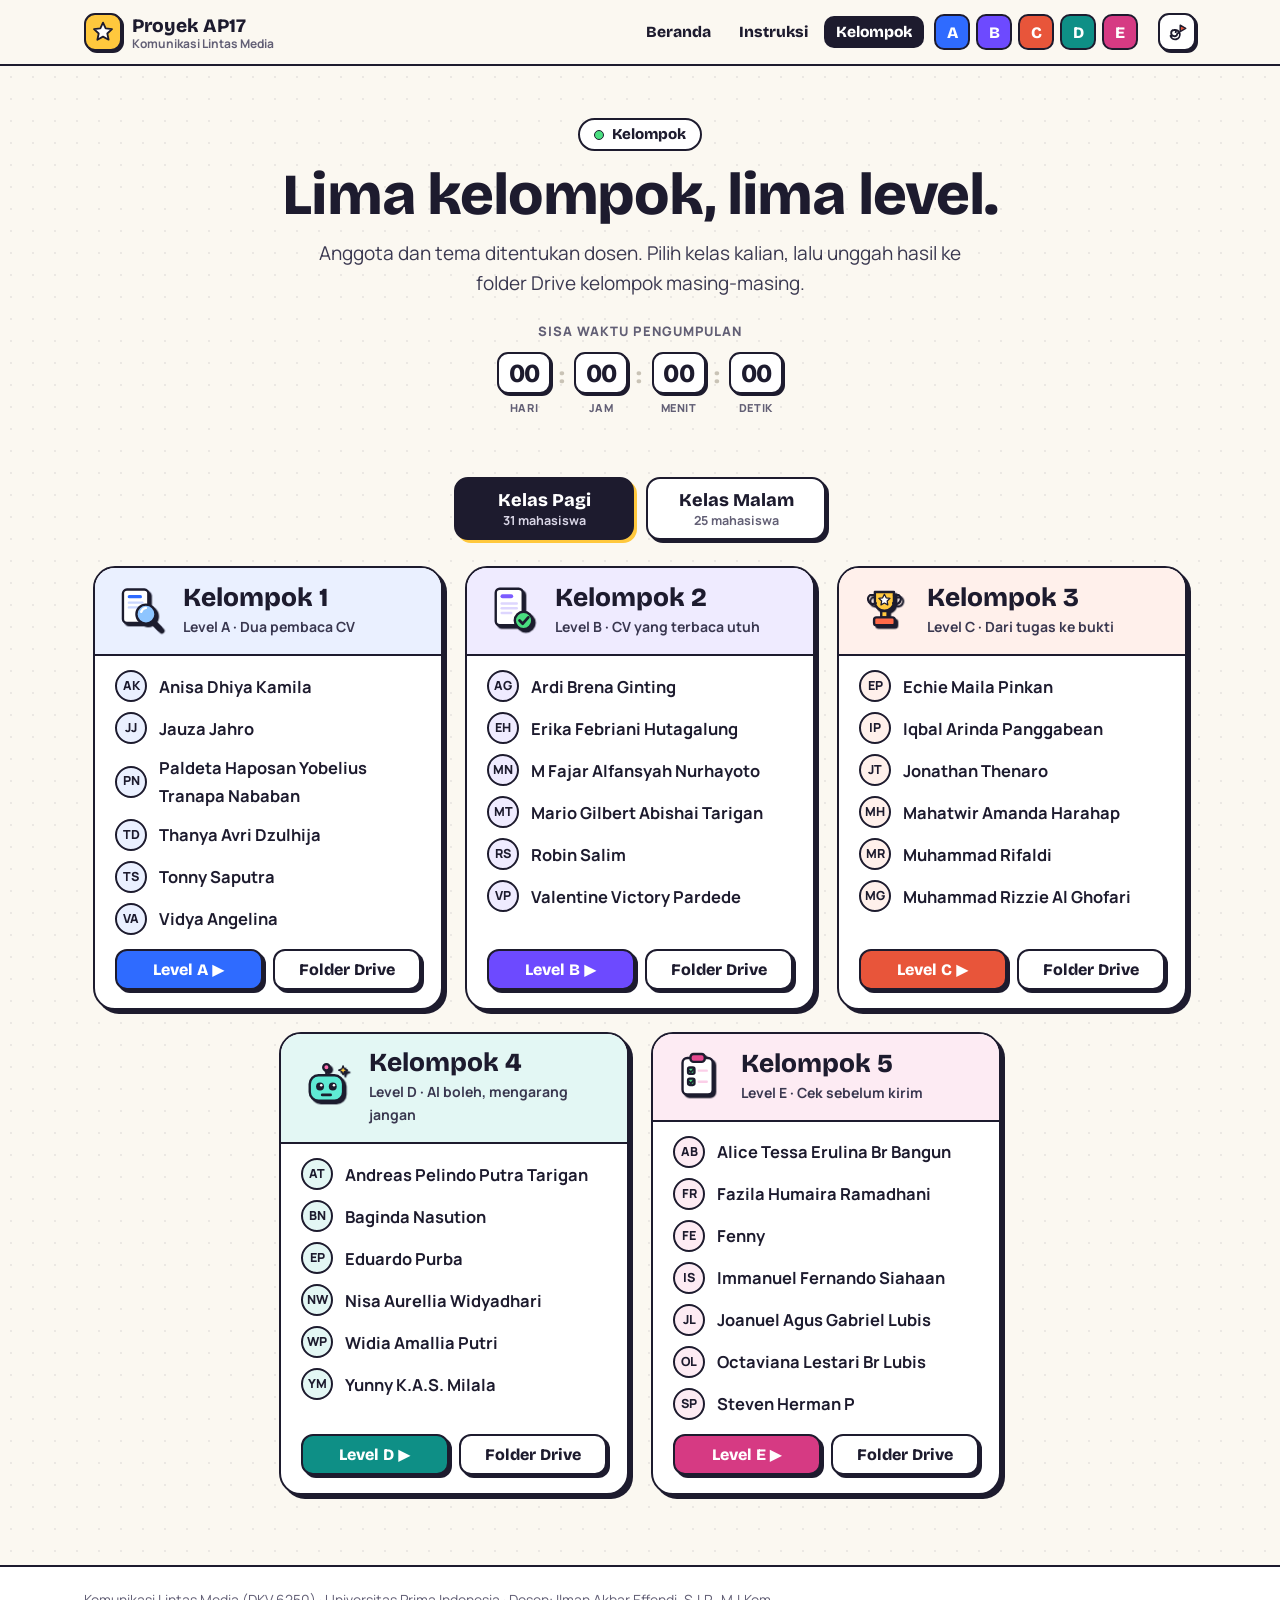
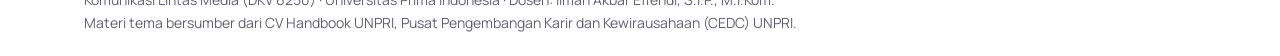
<file: kelompok/index.html>
<!doctype html><html lang="id"><head><meta charset="utf-8"><meta name="viewport" content="width=device-width,initial-scale=1"><meta name="theme-color" content="#fbf8f1">
<title>Kelompok · Proyek AP17 KLM</title><meta name="description" content="Proyek AP17 Komunikasi Lintas Media UNPRI: poster A3 dan carousel Instagram untuk CV Handbook UNPRI."><link rel="preload" href="../assets/fonts/bricolage-grotesque-latin-800-normal.woff2" as="font" type="font/woff2" crossorigin><link rel="preload" href="../assets/fonts/manrope-latin-400-normal.woff2" as="font" type="font/woff2" crossorigin>
<link rel="stylesheet" href="../assets/app.css?v=7"></head><body><div id="app"><header class="hud"><div class="wrap hudin"><a class="brand" href="../"><span class="logo"><svg viewBox="0 0 24 24" aria-hidden="true"><path d="M12 1.8l2.9 6.3 6.9.8-5.1 4.7 1.4 6.8L12 17l-6.1 3.4 1.4-6.8L2.2 8.9l6.9-.8z" fill="#fff" stroke="#1d1b2e" stroke-width="2" stroke-linejoin="round"/></svg></span><span class="bt"><span class="b1">Proyek AP17</span><span class="b2">Komunikasi Lintas Media</span></span></a><nav class="nav" aria-label="Navigasi"><a class="nl" href="../">Beranda</a><a class="nl" href="../instruksi/">Instruksi</a><a class="nl on" href="../kelompok/" aria-current="page">Kelompok</a><details class="lvm"><summary class="nl">Level ▾</summary><div class="dd"><a href="../tema-a/"><span class="k" style="background:#2f6bff">A</span>Dua pembaca CV</a><a href="../tema-b/"><span class="k" style="background:#6d4aff">B</span>CV yang terbaca utuh</a><a href="../tema-c/"><span class="k" style="background:#e8553a">C</span>Dari tugas ke bukti</a><a href="../tema-d/"><span class="k" style="background:#0e8f86">D</span>AI boleh, mengarang jangan</a><a href="../tema-e/"><span class="k" style="background:#d63a83">E</span>Cek sebelum kirim</a></div></details><span class="lvps"><a class="lvp" style="background:#2f6bff" href="../tema-a/" title="Level A: Dua pembaca CV" aria-label="Level A: Dua pembaca CV">A</a><a class="lvp" style="background:#6d4aff" href="../tema-b/" title="Level B: CV yang terbaca utuh" aria-label="Level B: CV yang terbaca utuh">B</a><a class="lvp" style="background:#e8553a" href="../tema-c/" title="Level C: Dari tugas ke bukti" aria-label="Level C: Dari tugas ke bukti">C</a><a class="lvp" style="background:#0e8f86" href="../tema-d/" title="Level D: AI boleh, mengarang jangan" aria-label="Level D: AI boleh, mengarang jangan">D</a><a class="lvp" style="background:#d63a83" href="../tema-e/" title="Level E: Cek sebelum kirim" aria-label="Level E: Cek sebelum kirim">E</a></span></nav><a class="replay" href="../?intro=1" title="Putar intro lagi" aria-label="Putar intro lagi"><svg viewBox="0 0 24 24" aria-hidden="true"><path d="M10.5 12.2a1.6 1.6 0 1 1 1.9 1.5 3.4 3.4 0 1 1-3.6-3.9 5.2 5.2 0 1 1-3.9 6.4" fill="none" stroke="#1d1b2e" stroke-width="2" stroke-linecap="round"/><path d="M15.5 4.5l6 3.5-6 3.5z" fill="#e8553a" stroke="#1d1b2e" stroke-width="1.6" stroke-linejoin="round"/></svg></a></div></header><main><div class="wrap"><section class="ihero"><span class="pill up"><i></i>Kelompok</span><h1 class="h1s up">Lima kelompok, lima level.</h1>
<p class="lead up">Anggota dan tema ditentukan dosen. Pilih kelas kalian, lalu unggah hasil ke folder Drive kelompok masing-masing.</p><div class="cdw up"><span class="kicker">Sisa waktu pengumpulan</span><div class="count sm" data-deadline="2026-12-02T23:59:00+07:00"><div class="u"><b data-u="d">00</b><span>hari</span></div><span class="sp">:</span><div class="u"><b data-u="h">00</b><span>jam</span></div><span class="sp">:</span><div class="u"><b data-u="m">00</b><span>menit</span></div><span class="sp">:</span><div class="u"><b data-u="s">00</b><span>detik</span></div></div></div></section>
<div class="ktabs" role="tablist" aria-label="Pilih kelas"><button type="button" class="ktab" role="tab" id="tab-pagi" aria-controls="kelas-pagi" aria-selected="true">Kelas Pagi<small>31 mahasiswa</small></button><button type="button" class="ktab" role="tab" id="tab-malam" aria-controls="kelas-malam" aria-selected="false" tabindex="-1">Kelas Malam<small>25 mahasiswa</small></button></div><section class="kpanel" id="kelas-pagi" role="tabpanel" aria-labelledby="tab-pagi"><div class="teams"><article class="team rv" data-d="0" style="--c:#2f6bff;--t:#eaf0ff"><div class="th"><img src="../assets/ic/a.svg" alt="" width="68" height="68"><div><div class="tn">Kelompok 1</div><div class="tt">Level A · Dua pembaca CV</div></div></div>
<ul><li><span class="av">AK</span>Anisa Dhiya Kamila</li><li><span class="av">JJ</span>Jauza Jahro</li><li><span class="av">PN</span>Paldeta Haposan Yobelius Tranapa Nababan</li><li><span class="av">TD</span>Thanya Avri Dzulhija</li><li><span class="av">TS</span>Tonny Saputra</li><li><span class="av">VA</span>Vidya Angelina</li></ul>
<div class="row"><a class="btn sm" style="--bg:#2f6bff" href="../tema-a/">Level A ▶</a><a class="btn sm alt" href="https://drive.google.com/drive/folders/1xOxLVLJRvX7nTAUa1PRAMXm08OmPHTIZ" target="_blank" rel="noopener">Folder Drive</a></div></article><article class="team rv" data-d="1" style="--c:#6d4aff;--t:#efebff"><div class="th"><img src="../assets/ic/b.svg" alt="" width="68" height="68"><div><div class="tn">Kelompok 2</div><div class="tt">Level B · CV yang terbaca utuh</div></div></div>
<ul><li><span class="av">AG</span>Ardi Brena Ginting</li><li><span class="av">EH</span>Erika Febriani Hutagalung</li><li><span class="av">MN</span>M Fajar Alfansyah Nurhayoto</li><li><span class="av">MT</span>Mario Gilbert Abishai Tarigan</li><li><span class="av">RS</span>Robin Salim</li><li><span class="av">VP</span>Valentine Victory Pardede</li></ul>
<div class="row"><a class="btn sm" style="--bg:#6d4aff" href="../tema-b/">Level B ▶</a><a class="btn sm alt" href="https://drive.google.com/drive/folders/1XQGJSSgZBZdkW8_qYWdt0yc6CPU08Isi" target="_blank" rel="noopener">Folder Drive</a></div></article><article class="team rv" data-d="2" style="--c:#e8553a;--t:#fff0eb"><div class="th"><img src="../assets/ic/c.svg" alt="" width="68" height="68"><div><div class="tn">Kelompok 3</div><div class="tt">Level C · Dari tugas ke bukti</div></div></div>
<ul><li><span class="av">EP</span>Echie Maila Pinkan</li><li><span class="av">IP</span>Iqbal Arinda Panggabean</li><li><span class="av">JT</span>Jonathan Thenaro</li><li><span class="av">MH</span>Mahatwir Amanda Harahap</li><li><span class="av">MR</span>Muhammad Rifaldi</li><li><span class="av">MG</span>Muhammad Rizzie Al Ghofari</li></ul>
<div class="row"><a class="btn sm" style="--bg:#e8553a" href="../tema-c/">Level C ▶</a><a class="btn sm alt" href="https://drive.google.com/drive/folders/1aOjMVcOV8pktH3UI6I6JE-e_WGs3dYbF" target="_blank" rel="noopener">Folder Drive</a></div></article><article class="team rv" data-d="3" style="--c:#0e8f86;--t:#e3f7f4"><div class="th"><img src="../assets/ic/d.svg" alt="" width="68" height="68"><div><div class="tn">Kelompok 4</div><div class="tt">Level D · AI boleh, mengarang jangan</div></div></div>
<ul><li><span class="av">AT</span>Andreas Pelindo Putra Tarigan</li><li><span class="av">BN</span>Baginda Nasution</li><li><span class="av">EP</span>Eduardo Purba</li><li><span class="av">NW</span>Nisa Aurellia Widyadhari</li><li><span class="av">WP</span>Widia Amallia Putri</li><li><span class="av">YM</span>Yunny K.A.S. Milala</li></ul>
<div class="row"><a class="btn sm" style="--bg:#0e8f86" href="../tema-d/">Level D ▶</a><a class="btn sm alt" href="https://drive.google.com/drive/folders/1fNtP5_scf3YNiqt5mbZmOvpsWn6GkoK9" target="_blank" rel="noopener">Folder Drive</a></div></article><article class="team rv" data-d="4" style="--c:#d63a83;--t:#fdebf3"><div class="th"><img src="../assets/ic/e.svg" alt="" width="68" height="68"><div><div class="tn">Kelompok 5</div><div class="tt">Level E · Cek sebelum kirim</div></div></div>
<ul><li><span class="av">AB</span>Alice Tessa Erulina Br Bangun</li><li><span class="av">FR</span>Fazila Humaira Ramadhani</li><li><span class="av">FE</span>Fenny</li><li><span class="av">IS</span>Immanuel Fernando Siahaan</li><li><span class="av">JL</span>Joanuel Agus Gabriel Lubis</li><li><span class="av">OL</span>Octaviana Lestari Br Lubis</li><li><span class="av">SP</span>Steven Herman P</li></ul>
<div class="row"><a class="btn sm" style="--bg:#d63a83" href="../tema-e/">Level E ▶</a><a class="btn sm alt" href="https://drive.google.com/drive/folders/1xPoqBpow_tJtKecXyMo6TeRN7bY4A3Gu" target="_blank" rel="noopener">Folder Drive</a></div></article></div></section><section class="kpanel" id="kelas-malam" role="tabpanel" aria-labelledby="tab-malam" hidden><div class="teams"><article class="team rv" data-d="0" style="--c:#2f6bff;--t:#eaf0ff"><div class="th"><img src="../assets/ic/a.svg" alt="" width="68" height="68"><div><div class="tn">Kelompok 1</div><div class="tt">Level A · Dua pembaca CV</div></div></div>
<ul><li><span class="av">CA</span>Caroline</li><li><span class="av">CL</span>Clarissa</li><li><span class="av">HA</span>Hartono</li><li><span class="av">MM</span>Michelle Mulyadi</li><li><span class="av">ST</span>Steven</li></ul>
<div class="row"><a class="btn sm" style="--bg:#2f6bff" href="../tema-a/">Level A ▶</a><a class="btn sm alt" href="https://drive.google.com/drive/folders/1Fd4orbFeSTU7cbMBO7-8x7G2dqBNLHnX" target="_blank" rel="noopener">Folder Drive</a></div></article><article class="team rv" data-d="1" style="--c:#6d4aff;--t:#efebff"><div class="th"><img src="../assets/ic/b.svg" alt="" width="68" height="68"><div><div class="tn">Kelompok 2</div><div class="tt">Level B · CV yang terbaca utuh</div></div></div>
<ul><li><span class="av">GT</span>Grace Augustine Tanaka</li><li><span class="av">JJ</span>Jesceline Jenesia</li><li><span class="av">NF</span>Nikita Jesslyn Fukada</li><li><span class="av">SE</span>Sharon Eleanor</li><li><span class="av">TL</span>Tynessa Loryna</li></ul>
<div class="row"><a class="btn sm" style="--bg:#6d4aff" href="../tema-b/">Level B ▶</a><a class="btn sm alt" href="https://drive.google.com/drive/folders/1fAJEckucJNnVvrgnaibCocyS2z5SyT11" target="_blank" rel="noopener">Folder Drive</a></div></article><article class="team rv" data-d="2" style="--c:#e8553a;--t:#fff0eb"><div class="th"><img src="../assets/ic/c.svg" alt="" width="68" height="68"><div><div class="tn">Kelompok 3</div><div class="tt">Level C · Dari tugas ke bukti</div></div></div>
<ul><li><span class="av">CC</span>Claudia Clarencia</li><li><span class="av">CT</span>Cyevine Edward Tanisse</li><li><span class="av">DF</span>Davin Felix</li><li><span class="av">EJ</span>Evelyn Jasmine</li><li><span class="av">MC</span>Meavelise Chandra</li></ul>
<div class="row"><a class="btn sm" style="--bg:#e8553a" href="../tema-c/">Level C ▶</a><a class="btn sm alt" href="https://drive.google.com/drive/folders/1AXbY_X-O2nFXyZfy_0u9Urlp8iAuHEjH" target="_blank" rel="noopener">Folder Drive</a></div></article><article class="team rv" data-d="3" style="--c:#0e8f86;--t:#e3f7f4"><div class="th"><img src="../assets/ic/d.svg" alt="" width="68" height="68"><div><div class="tn">Kelompok 4</div><div class="tt">Level D · AI boleh, mengarang jangan</div></div></div>
<ul><li><span class="av">AL</span>Aurelius Lucio Lie</li><li><span class="av">CV</span>Christina Valencia</li><li><span class="av">IP</span>Irjan Dava Panjaitan</li><li><span class="av">JE</span>Jennifer</li><li><span class="av">SI</span>Siska</li></ul>
<div class="row"><a class="btn sm" style="--bg:#0e8f86" href="../tema-d/">Level D ▶</a><a class="btn sm alt" href="https://drive.google.com/drive/folders/1stN0S34KuLi6QNOPitXKdCE4aOIb3DC_" target="_blank" rel="noopener">Folder Drive</a></div></article><article class="team rv" data-d="4" style="--c:#d63a83;--t:#fdebf3"><div class="th"><img src="../assets/ic/e.svg" alt="" width="68" height="68"><div><div class="tn">Kelompok 5</div><div class="tt">Level E · Cek sebelum kirim</div></div></div>
<ul><li><span class="av">AM</span>Amanda</li><li><span class="av">AC</span>Angeline Ciang</li><li><span class="av">RC</span>Raymond Chen</li><li><span class="av">SU</span>Suryavati</li><li><span class="av">VA</span>Valentina Amelia</li></ul>
<div class="row"><a class="btn sm" style="--bg:#d63a83" href="../tema-e/">Level E ▶</a><a class="btn sm alt" href="https://drive.google.com/drive/folders/1AZ4TQuGDrYXCvIfU-DjwjbI8VnjjZA6C" target="_blank" rel="noopener">Folder Drive</a></div></article></div></section></div></main>
<footer><div class="wrap">Komunikasi Lintas Media (DKV 6250) · Universitas Prima Indonesia · Dosen: Ilman Akbar Effendi, S.I.P., M.I.Kom.<br>Materi tema bersumber dari CV Handbook UNPRI, Pusat Pengembangan Karir dan Kewirausahaan (CEDC) UNPRI.</div></footer></div>
<script src="../assets/app.js?v=7" defer></script></body></html>
</file>
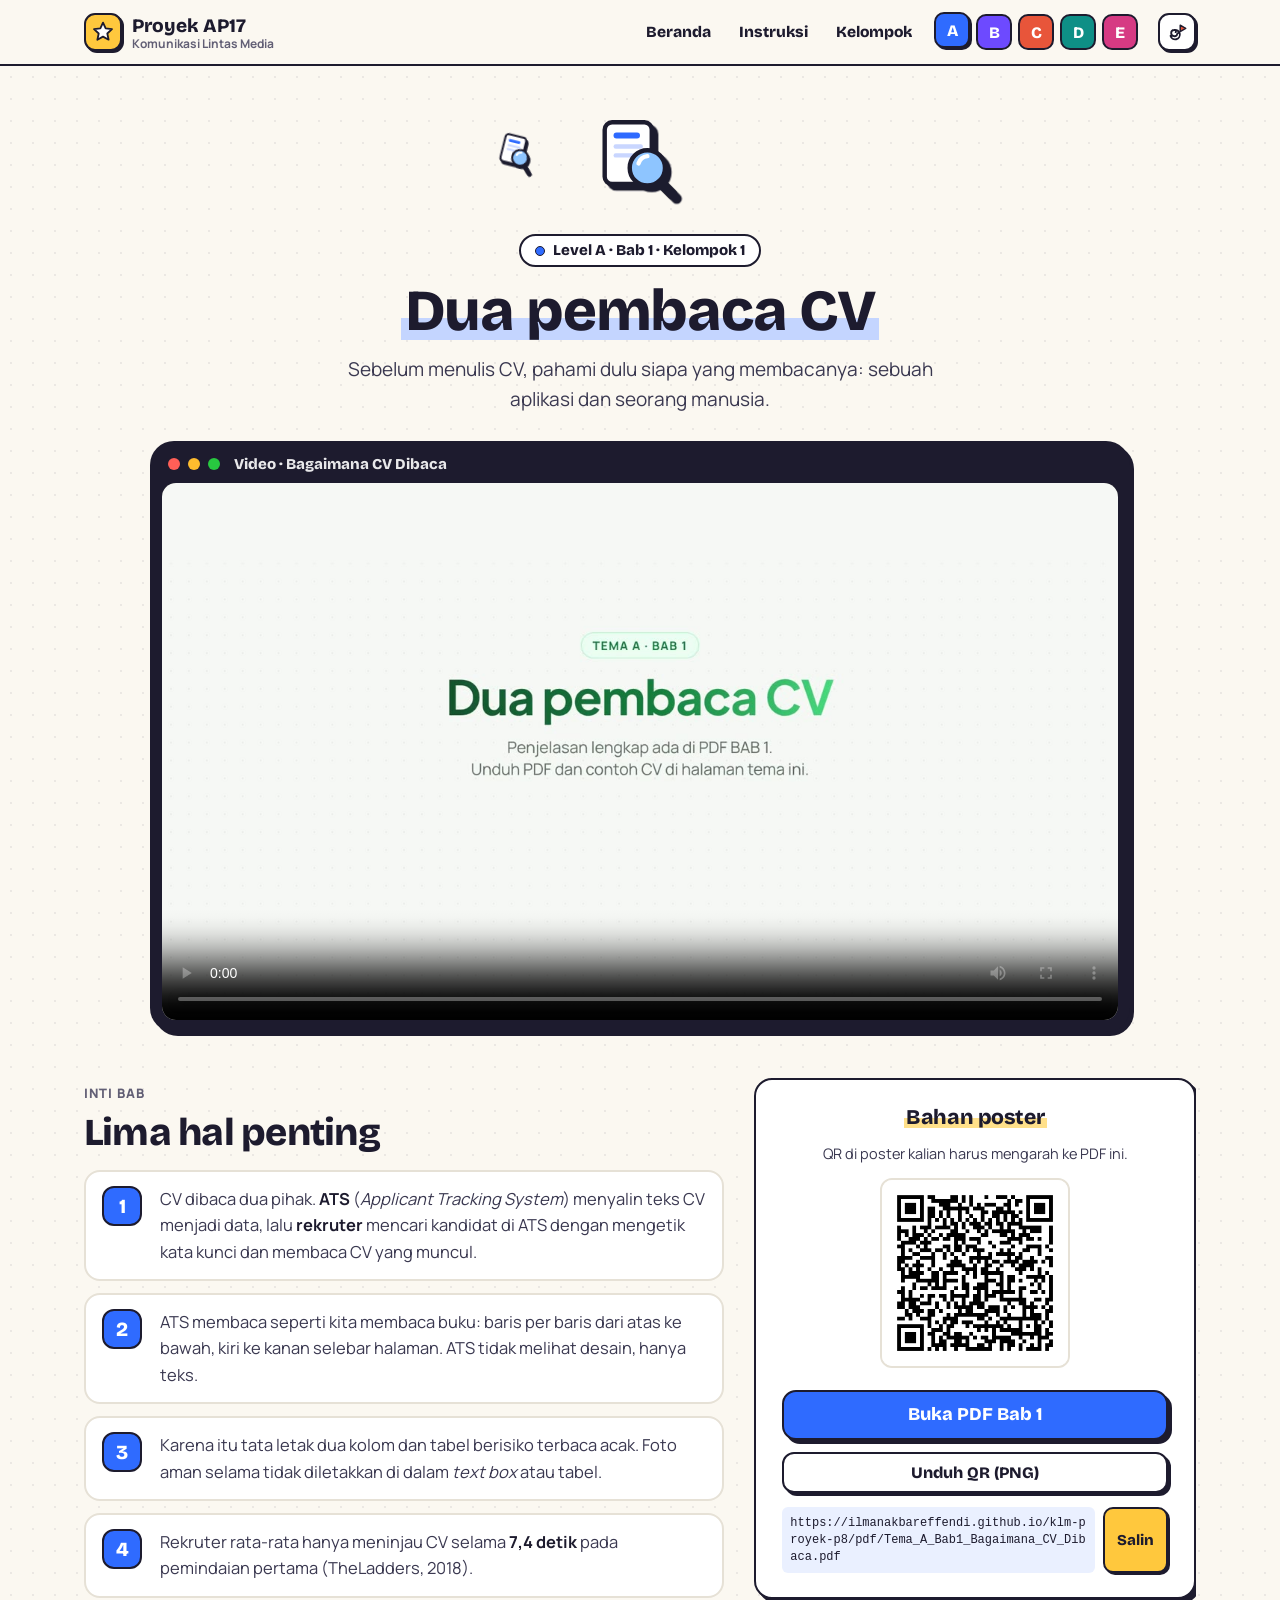
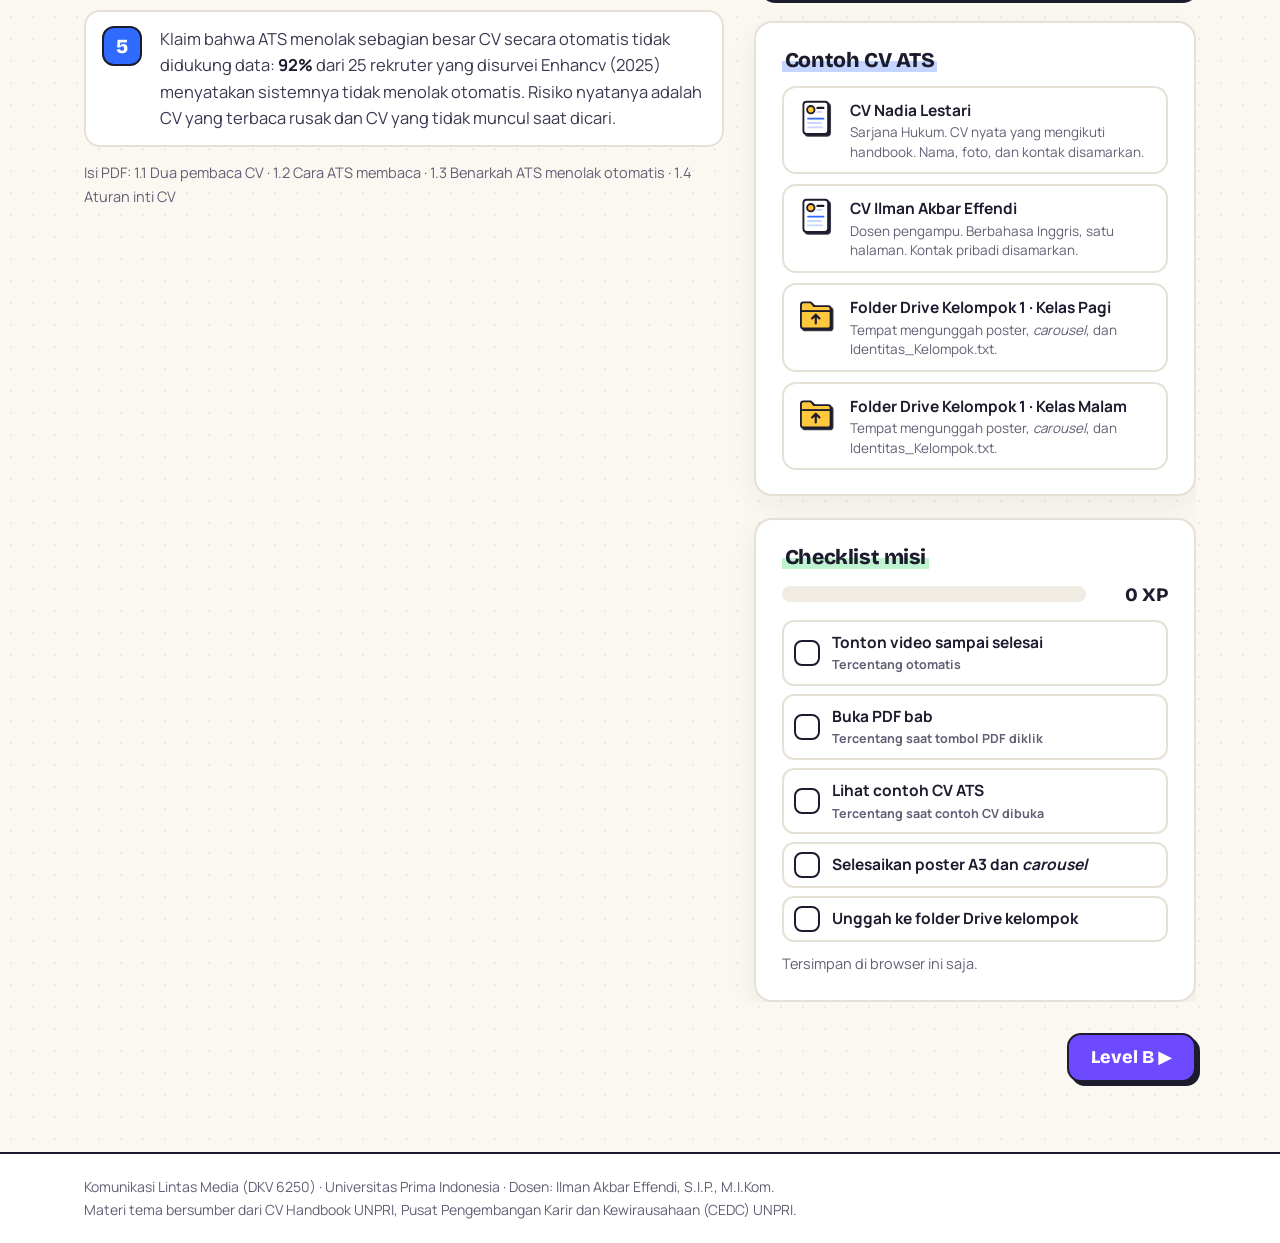
<file: tema-a/index.html>
<!doctype html><html lang="id"><head><meta charset="utf-8"><meta name="viewport" content="width=device-width,initial-scale=1"><meta name="theme-color" content="#fbf8f1">
<title>Level A: Dua pembaca CV · Proyek AP17 KLM</title><meta name="description" content="Proyek AP17 Komunikasi Lintas Media UNPRI: poster A3 dan carousel Instagram untuk CV Handbook UNPRI."><link rel="preload" href="../assets/fonts/bricolage-grotesque-latin-800-normal.woff2" as="font" type="font/woff2" crossorigin><link rel="preload" href="../assets/fonts/manrope-latin-400-normal.woff2" as="font" type="font/woff2" crossorigin>
<link rel="stylesheet" href="../assets/app.css?v=7"></head><body><div id="app"><header class="hud"><div class="wrap hudin"><a class="brand" href="../"><span class="logo"><svg viewBox="0 0 24 24" aria-hidden="true"><path d="M12 1.8l2.9 6.3 6.9.8-5.1 4.7 1.4 6.8L12 17l-6.1 3.4 1.4-6.8L2.2 8.9l6.9-.8z" fill="#fff" stroke="#1d1b2e" stroke-width="2" stroke-linejoin="round"/></svg></span><span class="bt"><span class="b1">Proyek AP17</span><span class="b2">Komunikasi Lintas Media</span></span></a><nav class="nav" aria-label="Navigasi"><a class="nl" href="../">Beranda</a><a class="nl" href="../instruksi/">Instruksi</a><a class="nl" href="../kelompok/">Kelompok</a><details class="lvm"><summary class="nl on">Level ▾</summary><div class="dd"><a href="../tema-a/" class="on"><span class="k" style="background:#2f6bff">A</span>Dua pembaca CV</a><a href="../tema-b/"><span class="k" style="background:#6d4aff">B</span>CV yang terbaca utuh</a><a href="../tema-c/"><span class="k" style="background:#e8553a">C</span>Dari tugas ke bukti</a><a href="../tema-d/"><span class="k" style="background:#0e8f86">D</span>AI boleh, mengarang jangan</a><a href="../tema-e/"><span class="k" style="background:#d63a83">E</span>Cek sebelum kirim</a></div></details><span class="lvps"><a class="lvp on" style="background:#2f6bff" href="../tema-a/" title="Level A: Dua pembaca CV" aria-label="Level A: Dua pembaca CV">A</a><a class="lvp" style="background:#6d4aff" href="../tema-b/" title="Level B: CV yang terbaca utuh" aria-label="Level B: CV yang terbaca utuh">B</a><a class="lvp" style="background:#e8553a" href="../tema-c/" title="Level C: Dari tugas ke bukti" aria-label="Level C: Dari tugas ke bukti">C</a><a class="lvp" style="background:#0e8f86" href="../tema-d/" title="Level D: AI boleh, mengarang jangan" aria-label="Level D: AI boleh, mengarang jangan">D</a><a class="lvp" style="background:#d63a83" href="../tema-e/" title="Level E: Cek sebelum kirim" aria-label="Level E: Cek sebelum kirim">E</a></span></nav><a class="replay" href="../?intro=1" title="Putar intro lagi" aria-label="Putar intro lagi"><svg viewBox="0 0 24 24" aria-hidden="true"><path d="M10.5 12.2a1.6 1.6 0 1 1 1.9 1.5 3.4 3.4 0 1 1-3.6-3.9 5.2 5.2 0 1 1-3.9 6.4" fill="none" stroke="#1d1b2e" stroke-width="2" stroke-linecap="round"/><path d="M15.5 4.5l6 3.5-6 3.5z" fill="#e8553a" stroke="#1d1b2e" stroke-width="1.6" stroke-linejoin="round"/></svg></a></div></header><main><div class="wrap" style="--c:#2f6bff;--t:#eaf0ff"><section class="lhead"><img class="big" src="../assets/ic/a.svg" alt="Ikon level A" width="68" height="68"><div style="margin-top:14px"><span class="pill up"><i style="--c:#2f6bff"></i>Level A · Bab 1 · Kelompok 1</span></div>
<h1 class="h1s up"><span class="hl" style="--h:#c4d5ff">Dua pembaca CV</span></h1><p class="lead up">Sebelum menulis CV, pahami dulu siapa yang membacanya: sebuah aplikasi dan seorang manusia.</p></section>
<div class="screen up"><div class="sbar"><i style="background:#ff5f57"></i><i style="background:#febc2e"></i><i style="background:#28c840"></i><span>Video · Bagaimana CV Dibaca</span></div><video controls playsinline preload="metadata" poster="../video/temaA.jpg?v=3"><source src="../video/temaA.mp4?v=3" type="video/mp4"></video></div>
<div class="lgrid"><section><div style="margin-bottom:16px"><span class="kicker">Inti bab</span><h2 class="h2">Lima hal penting</h2></div><div class="tips"><div class="tip rv" data-d="0"><span class="n">1</span><p>CV dibaca dua pihak. <b>ATS</b> (<em>Applicant Tracking System</em>) menyalin teks CV menjadi data, lalu <b>rekruter</b> mencari kandidat di ATS dengan mengetik kata kunci dan membaca CV yang muncul.</p></div><div class="tip rv" data-d="1"><span class="n">2</span><p>ATS membaca seperti kita membaca buku: baris per baris dari atas ke bawah, kiri ke kanan selebar halaman. ATS tidak melihat desain, hanya teks.</p></div><div class="tip rv" data-d="2"><span class="n">3</span><p>Karena itu tata letak dua kolom dan tabel berisiko terbaca acak. Foto aman selama tidak diletakkan di dalam <i>text box</i> atau tabel.</p></div><div class="tip rv" data-d="3"><span class="n">4</span><p>Rekruter rata-rata hanya meninjau CV selama <b>7,4 detik</b> pada pemindaian pertama (TheLadders, 2018).</p></div><div class="tip rv" data-d="4"><span class="n">5</span><p>Klaim bahwa ATS menolak sebagian besar CV secara otomatis tidak didukung data: <b>92%</b> dari 25 rekruter yang disurvei Enhancv (2025) menyatakan sistemnya tidak menolak otomatis. Risiko nyatanya adalah CV yang terbaca rusak dan CV yang tidak muncul saat dicari.</p></div></div><p class="muted small" style="margin-top:14px">Isi PDF: 1.1 Dua pembaca CV · 1.2 Cara ATS membaca · 1.3 Benarkah ATS menolak otomatis · 1.4 Aturan inti CV</p></section>
<aside class="side">
<div class="card key qrc rv"><h2 class="ctag" style="--h:var(--t-sun)">Bahan poster</h2><p class="small" style="margin:0 0 12px">QR di poster kalian harus mengarah ke PDF ini.</p>
<img class="qr" src="../qr/QR_Tema_A.png" alt="QR menuju PDF Bab 1" width="190" height="190">
<div class="bb"><a class="btn" style="--bg:#2f6bff" data-quest="pdf" href="../pdf/Tema_A_Bab1_Bagaimana_CV_Dibaca.pdf" target="_blank" rel="noopener">Buka PDF Bab 1</a><a class="btn alt sm" href="../qr/QR_Tema_A.png" download>Unduh QR (PNG)</a></div>
<div class="url"><code>https://ilmanakbareffendi.github.io/klm-proyek-p8/pdf/Tema_A_Bab1_Bagaimana_CV_Dibaca.pdf</code><button class="copy" data-copy="https://ilmanakbareffendi.github.io/klm-proyek-p8/pdf/Tema_A_Bab1_Bagaimana_CV_Dibaca.pdf">Salin</button></div></div>
<div class="card rv"><h2 class="ctag" style="--h:var(--t-blue)">Contoh CV ATS</h2><div class="inv">
<a class="item" data-quest="cv" href="../pdf/Contoh_CV_ATS_Nadia_Lestari.pdf" target="_blank" rel="noopener"><img src="../assets/ic/cv.svg" alt="" width="68" height="68"><div><b>CV Nadia Lestari</b><span>Sarjana Hukum. CV nyata yang mengikuti handbook. Nama, foto, dan kontak disamarkan.</span></div></a>
<a class="item" data-quest="cv" href="../pdf/Contoh_CV_ATS_Ilman_Akbar_Effendi.pdf" target="_blank" rel="noopener"><img src="../assets/ic/cv.svg" alt="" width="68" height="68"><div><b>CV Ilman Akbar Effendi</b><span>Dosen pengampu. Berbahasa Inggris, satu halaman. Kontak pribadi disamarkan.</span></div></a>
<a class="item" href="https://drive.google.com/drive/folders/1xOxLVLJRvX7nTAUa1PRAMXm08OmPHTIZ" target="_blank" rel="noopener"><img src="../assets/ic/folder.svg" alt="" width="68" height="68"><div><b>Folder Drive Kelompok 1 · Kelas Pagi</b><span>Tempat mengunggah poster, <em>carousel</em>, dan Identitas_Kelompok.txt.</span></div></a><a class="item" href="https://drive.google.com/drive/folders/1Fd4orbFeSTU7cbMBO7-8x7G2dqBNLHnX" target="_blank" rel="noopener"><img src="../assets/ic/folder.svg" alt="" width="68" height="68"><div><b>Folder Drive Kelompok 1 · Kelas Malam</b><span>Tempat mengunggah poster, <em>carousel</em>, dan Identitas_Kelompok.txt.</span></div></a></div></div>
<div class="card quest rv" data-level="a"><h2 class="ctag" style="--h:var(--t-mint)">Checklist misi</h2><div class="prog"><div class="meter"><i class="on" style="--w:0"></i></div><b>0 XP</b></div><ul class="ql"><li><label><input type="checkbox" name="video"><span class="bx"></span><span class="qt">Tonton video sampai selesai<small>Tercentang otomatis</small></span></label></li><li><label><input type="checkbox" name="pdf"><span class="bx"></span><span class="qt">Buka PDF bab<small>Tercentang saat tombol PDF diklik</small></span></label></li><li><label><input type="checkbox" name="cv"><span class="bx"></span><span class="qt">Lihat contoh CV ATS<small>Tercentang saat contoh CV dibuka</small></span></label></li><li><label><input type="checkbox" name="desain"><span class="bx"></span><span class="qt">Selesaikan poster A3 dan <em>carousel</em></span></label></li><li><label><input type="checkbox" name="unggah"><span class="bx"></span><span class="qt">Unggah ke folder Drive kelompok</span></label></li></ul><p class="muted small" style="margin:10px 0 0">Tersimpan di browser ini saja.</p></div>
</aside></div>
<div class="pn"><span></span><a class="btn" style="--bg:#6d4aff" href="../tema-b/">Level B ▶</a></div></div></main>
<footer><div class="wrap">Komunikasi Lintas Media (DKV 6250) · Universitas Prima Indonesia · Dosen: Ilman Akbar Effendi, S.I.P., M.I.Kom.<br>Materi tema bersumber dari CV Handbook UNPRI, Pusat Pengembangan Karir dan Kewirausahaan (CEDC) UNPRI.</div></footer></div>
<script src="../assets/app.js?v=7" defer></script></body></html>
</file>
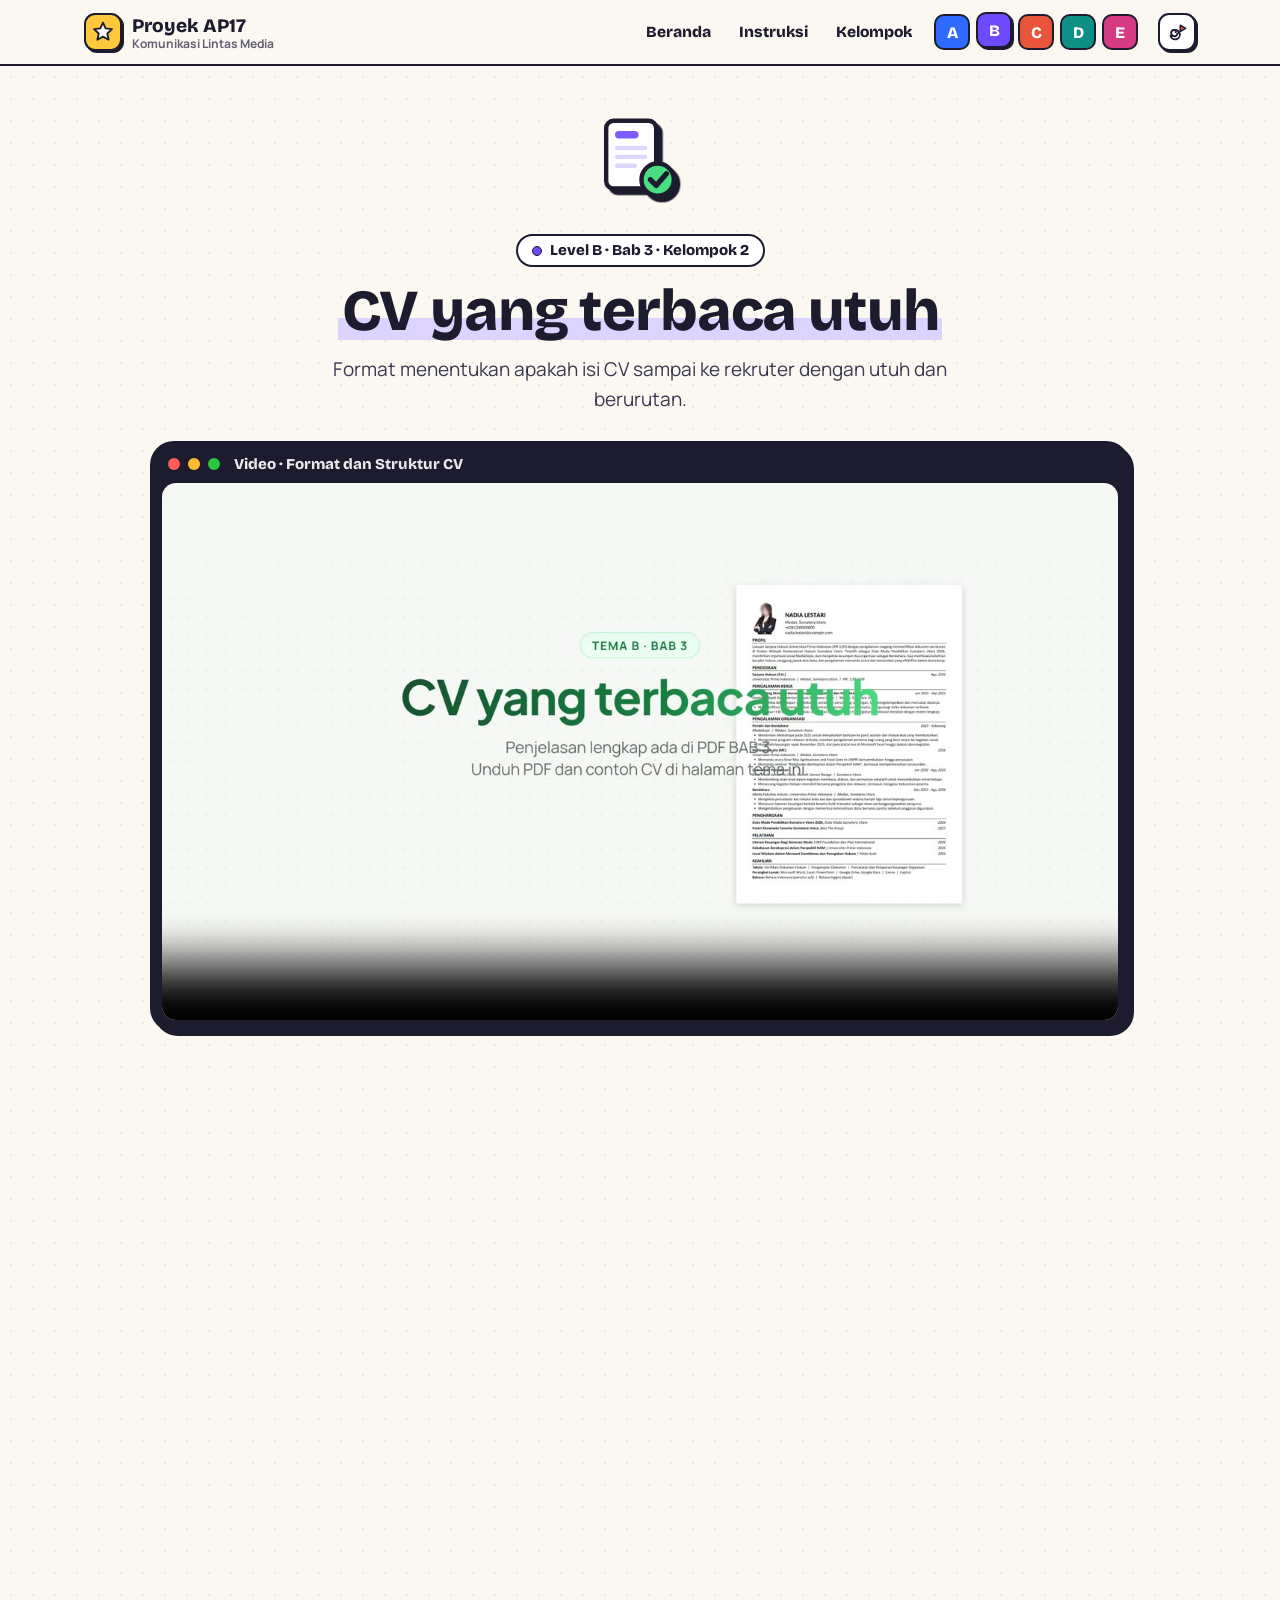
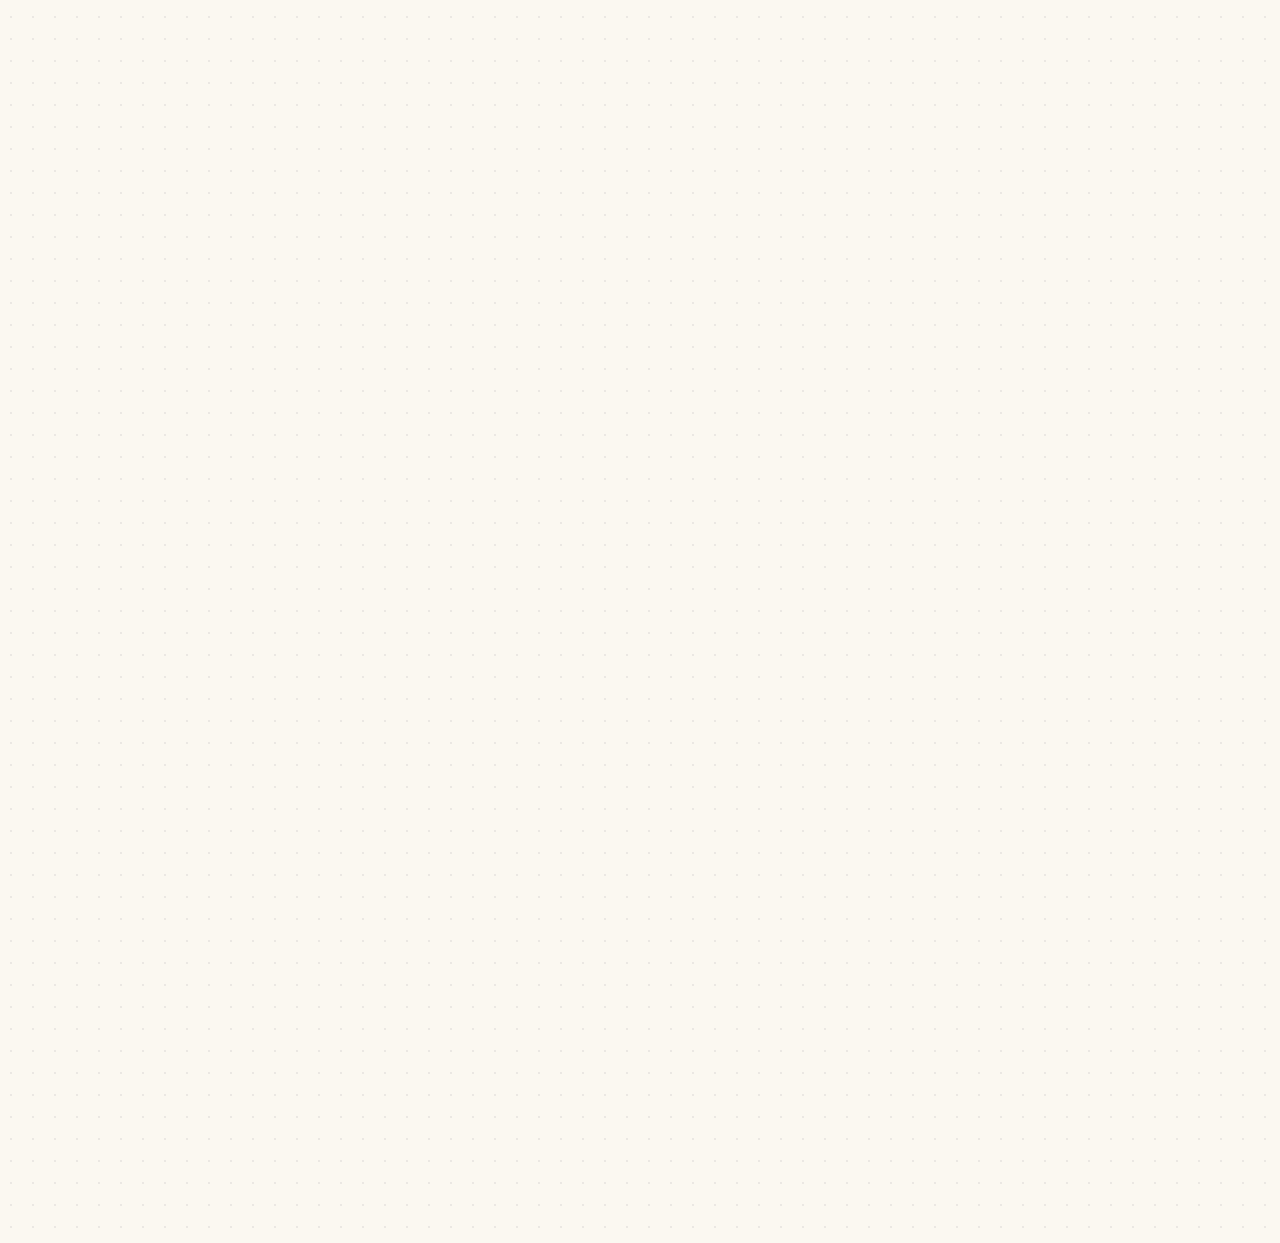
<file: tema-b/index.html>
<!doctype html><html lang="id"><head><meta charset="utf-8"><meta name="viewport" content="width=device-width,initial-scale=1"><meta name="theme-color" content="#fbf8f1">
<title>Level B: CV yang terbaca utuh · Proyek AP17 KLM</title><meta name="description" content="Proyek AP17 Komunikasi Lintas Media UNPRI: poster A3 dan carousel Instagram untuk CV Handbook UNPRI."><link rel="preload" href="../assets/fonts/bricolage-grotesque-latin-800-normal.woff2" as="font" type="font/woff2" crossorigin><link rel="preload" href="../assets/fonts/manrope-latin-400-normal.woff2" as="font" type="font/woff2" crossorigin>
<link rel="stylesheet" href="../assets/app.css?v=7"></head><body><div id="app"><header class="hud"><div class="wrap hudin"><a class="brand" href="../"><span class="logo"><svg viewBox="0 0 24 24" aria-hidden="true"><path d="M12 1.8l2.9 6.3 6.9.8-5.1 4.7 1.4 6.8L12 17l-6.1 3.4 1.4-6.8L2.2 8.9l6.9-.8z" fill="#fff" stroke="#1d1b2e" stroke-width="2" stroke-linejoin="round"/></svg></span><span class="bt"><span class="b1">Proyek AP17</span><span class="b2">Komunikasi Lintas Media</span></span></a><nav class="nav" aria-label="Navigasi"><a class="nl" href="../">Beranda</a><a class="nl" href="../instruksi/">Instruksi</a><a class="nl" href="../kelompok/">Kelompok</a><details class="lvm"><summary class="nl on">Level ▾</summary><div class="dd"><a href="../tema-a/"><span class="k" style="background:#2f6bff">A</span>Dua pembaca CV</a><a href="../tema-b/" class="on"><span class="k" style="background:#6d4aff">B</span>CV yang terbaca utuh</a><a href="../tema-c/"><span class="k" style="background:#e8553a">C</span>Dari tugas ke bukti</a><a href="../tema-d/"><span class="k" style="background:#0e8f86">D</span>AI boleh, mengarang jangan</a><a href="../tema-e/"><span class="k" style="background:#d63a83">E</span>Cek sebelum kirim</a></div></details><span class="lvps"><a class="lvp" style="background:#2f6bff" href="../tema-a/" title="Level A: Dua pembaca CV" aria-label="Level A: Dua pembaca CV">A</a><a class="lvp on" style="background:#6d4aff" href="../tema-b/" title="Level B: CV yang terbaca utuh" aria-label="Level B: CV yang terbaca utuh">B</a><a class="lvp" style="background:#e8553a" href="../tema-c/" title="Level C: Dari tugas ke bukti" aria-label="Level C: Dari tugas ke bukti">C</a><a class="lvp" style="background:#0e8f86" href="../tema-d/" title="Level D: AI boleh, mengarang jangan" aria-label="Level D: AI boleh, mengarang jangan">D</a><a class="lvp" style="background:#d63a83" href="../tema-e/" title="Level E: Cek sebelum kirim" aria-label="Level E: Cek sebelum kirim">E</a></span></nav><a class="replay" href="../?intro=1" title="Putar intro lagi" aria-label="Putar intro lagi"><svg viewBox="0 0 24 24" aria-hidden="true"><path d="M10.5 12.2a1.6 1.6 0 1 1 1.9 1.5 3.4 3.4 0 1 1-3.6-3.9 5.2 5.2 0 1 1-3.9 6.4" fill="none" stroke="#1d1b2e" stroke-width="2" stroke-linecap="round"/><path d="M15.5 4.5l6 3.5-6 3.5z" fill="#e8553a" stroke="#1d1b2e" stroke-width="1.6" stroke-linejoin="round"/></svg></a></div></header><main><div class="wrap" style="--c:#6d4aff;--t:#efebff"><section class="lhead"><img class="big" src="../assets/ic/b.svg" alt="Ikon level B" width="68" height="68"><div style="margin-top:14px"><span class="pill up"><i style="--c:#6d4aff"></i>Level B · Bab 3 · Kelompok 2</span></div>
<h1 class="h1s up"><span class="hl" style="--h:#dcd3ff">CV yang terbaca utuh</span></h1><p class="lead up">Format menentukan apakah isi CV sampai ke rekruter dengan utuh dan berurutan.</p></section>
<div class="screen up"><div class="sbar"><i style="background:#ff5f57"></i><i style="background:#febc2e"></i><i style="background:#28c840"></i><span>Video · Format dan Struktur CV</span></div><video controls playsinline preload="metadata" poster="../video/temaB.jpg?v=3"><source src="../video/temaB.mp4?v=3" type="video/mp4"></video></div>
<div class="lgrid"><section><div style="margin-bottom:16px"><span class="kicker">Inti bab</span><h2 class="h2">Lima hal penting</h2></div><div class="tips"><div class="tip rv" data-d="0"><span class="n">1</span><p>Satu kolom, tanpa tabel, <i>text box</i>, <i>header</i>, <i>footer</i>, ikon, atau <i>progress bar</i> skill. Font standar: Arial, Calibri, atau Times New Roman.</p></div><div class="tip rv" data-d="1"><span class="n">2</span><p>Simpan sebagai .docx atau PDF teks dengan nama file rapi, misalnya Nama_Lengkap_CV.pdf.</p></div><div class="tip rv" data-d="2"><span class="n">3</span><p><b>Tes salin tempel</b>: salin seluruh isi CV ke Notepad. Kalau ada teks yang hilang atau urutannya tertukar, ATS kemungkinan membacanya dengan cara yang sama.</p></div><div class="tip rv" data-d="3"><span class="n">4</span><p>Pakai judul section yang umum dalam satu bahasa: Profil, Pendidikan, Pengalaman Kerja, Keahlian. Hindari judul metafora seperti "Senjata Saya" atau "Jejak Karier".</p></div><div class="tip rv" data-d="4"><span class="n">5</span><p>Urutan untuk <i>fresh graduate</i>: Header kontak, Profil, Pendidikan, Pengalaman, Organisasi, Keahlian, Sertifikasi. Semuanya muat di <b>satu halaman</b>.</p></div></div><p class="muted small" style="margin-top:14px">Isi PDF: 3.1 Aturan format · 3.2 Judul section · 3.3 Urutan section · 3.4 Format entri · 3.5 Satu halaman</p></section>
<aside class="side">
<div class="card key qrc rv"><h2 class="ctag" style="--h:var(--t-sun)">Bahan poster</h2><p class="small" style="margin:0 0 12px">QR di poster kalian harus mengarah ke PDF ini.</p>
<img class="qr" src="../qr/QR_Tema_B.png" alt="QR menuju PDF Bab 3" width="190" height="190">
<div class="bb"><a class="btn" style="--bg:#6d4aff" data-quest="pdf" href="../pdf/Tema_B_Bab3_Format_dan_Struktur_CV.pdf" target="_blank" rel="noopener">Buka PDF Bab 3</a><a class="btn alt sm" href="../qr/QR_Tema_B.png" download>Unduh QR (PNG)</a></div>
<div class="url"><code>https://ilmanakbareffendi.github.io/klm-proyek-p8/pdf/Tema_B_Bab3_Format_dan_Struktur_CV.pdf</code><button class="copy" data-copy="https://ilmanakbareffendi.github.io/klm-proyek-p8/pdf/Tema_B_Bab3_Format_dan_Struktur_CV.pdf">Salin</button></div></div>
<div class="card rv"><h2 class="ctag" style="--h:var(--t-blue)">Contoh CV ATS</h2><div class="inv">
<a class="item" data-quest="cv" href="../pdf/Contoh_CV_ATS_Nadia_Lestari.pdf" target="_blank" rel="noopener"><img src="../assets/ic/cv.svg" alt="" width="68" height="68"><div><b>CV Nadia Lestari</b><span>Sarjana Hukum. CV nyata yang mengikuti handbook. Nama, foto, dan kontak disamarkan.</span></div></a>
<a class="item" data-quest="cv" href="../pdf/Contoh_CV_ATS_Ilman_Akbar_Effendi.pdf" target="_blank" rel="noopener"><img src="../assets/ic/cv.svg" alt="" width="68" height="68"><div><b>CV Ilman Akbar Effendi</b><span>Dosen pengampu. Berbahasa Inggris, satu halaman. Kontak pribadi disamarkan.</span></div></a>
<a class="item" href="https://drive.google.com/drive/folders/1XQGJSSgZBZdkW8_qYWdt0yc6CPU08Isi" target="_blank" rel="noopener"><img src="../assets/ic/folder.svg" alt="" width="68" height="68"><div><b>Folder Drive Kelompok 2 · Kelas Pagi</b><span>Tempat mengunggah poster, <em>carousel</em>, dan Identitas_Kelompok.txt.</span></div></a><a class="item" href="https://drive.google.com/drive/folders/1fAJEckucJNnVvrgnaibCocyS2z5SyT11" target="_blank" rel="noopener"><img src="../assets/ic/folder.svg" alt="" width="68" height="68"><div><b>Folder Drive Kelompok 2 · Kelas Malam</b><span>Tempat mengunggah poster, <em>carousel</em>, dan Identitas_Kelompok.txt.</span></div></a></div></div>
<div class="card quest rv" data-level="b"><h2 class="ctag" style="--h:var(--t-mint)">Checklist misi</h2><div class="prog"><div class="meter"><i class="on" style="--w:0"></i></div><b>0 XP</b></div><ul class="ql"><li><label><input type="checkbox" name="video"><span class="bx"></span><span class="qt">Tonton video sampai selesai<small>Tercentang otomatis</small></span></label></li><li><label><input type="checkbox" name="pdf"><span class="bx"></span><span class="qt">Buka PDF bab<small>Tercentang saat tombol PDF diklik</small></span></label></li><li><label><input type="checkbox" name="cv"><span class="bx"></span><span class="qt">Lihat contoh CV ATS<small>Tercentang saat contoh CV dibuka</small></span></label></li><li><label><input type="checkbox" name="desain"><span class="bx"></span><span class="qt">Selesaikan poster A3 dan <em>carousel</em></span></label></li><li><label><input type="checkbox" name="unggah"><span class="bx"></span><span class="qt">Unggah ke folder Drive kelompok</span></label></li></ul><p class="muted small" style="margin:10px 0 0">Tersimpan di browser ini saja.</p></div>
</aside></div>
<div class="pn"><a class="btn alt" href="../tema-a/">◀ Level A</a><a class="btn" style="--bg:#e8553a" href="../tema-c/">Level C ▶</a></div></div></main>
<footer><div class="wrap">Komunikasi Lintas Media (DKV 6250) · Universitas Prima Indonesia · Dosen: Ilman Akbar Effendi, S.I.P., M.I.Kom.<br>Materi tema bersumber dari CV Handbook UNPRI, Pusat Pengembangan Karir dan Kewirausahaan (CEDC) UNPRI.</div></footer></div>
<script src="../assets/app.js?v=7" defer></script></body></html>
</file>
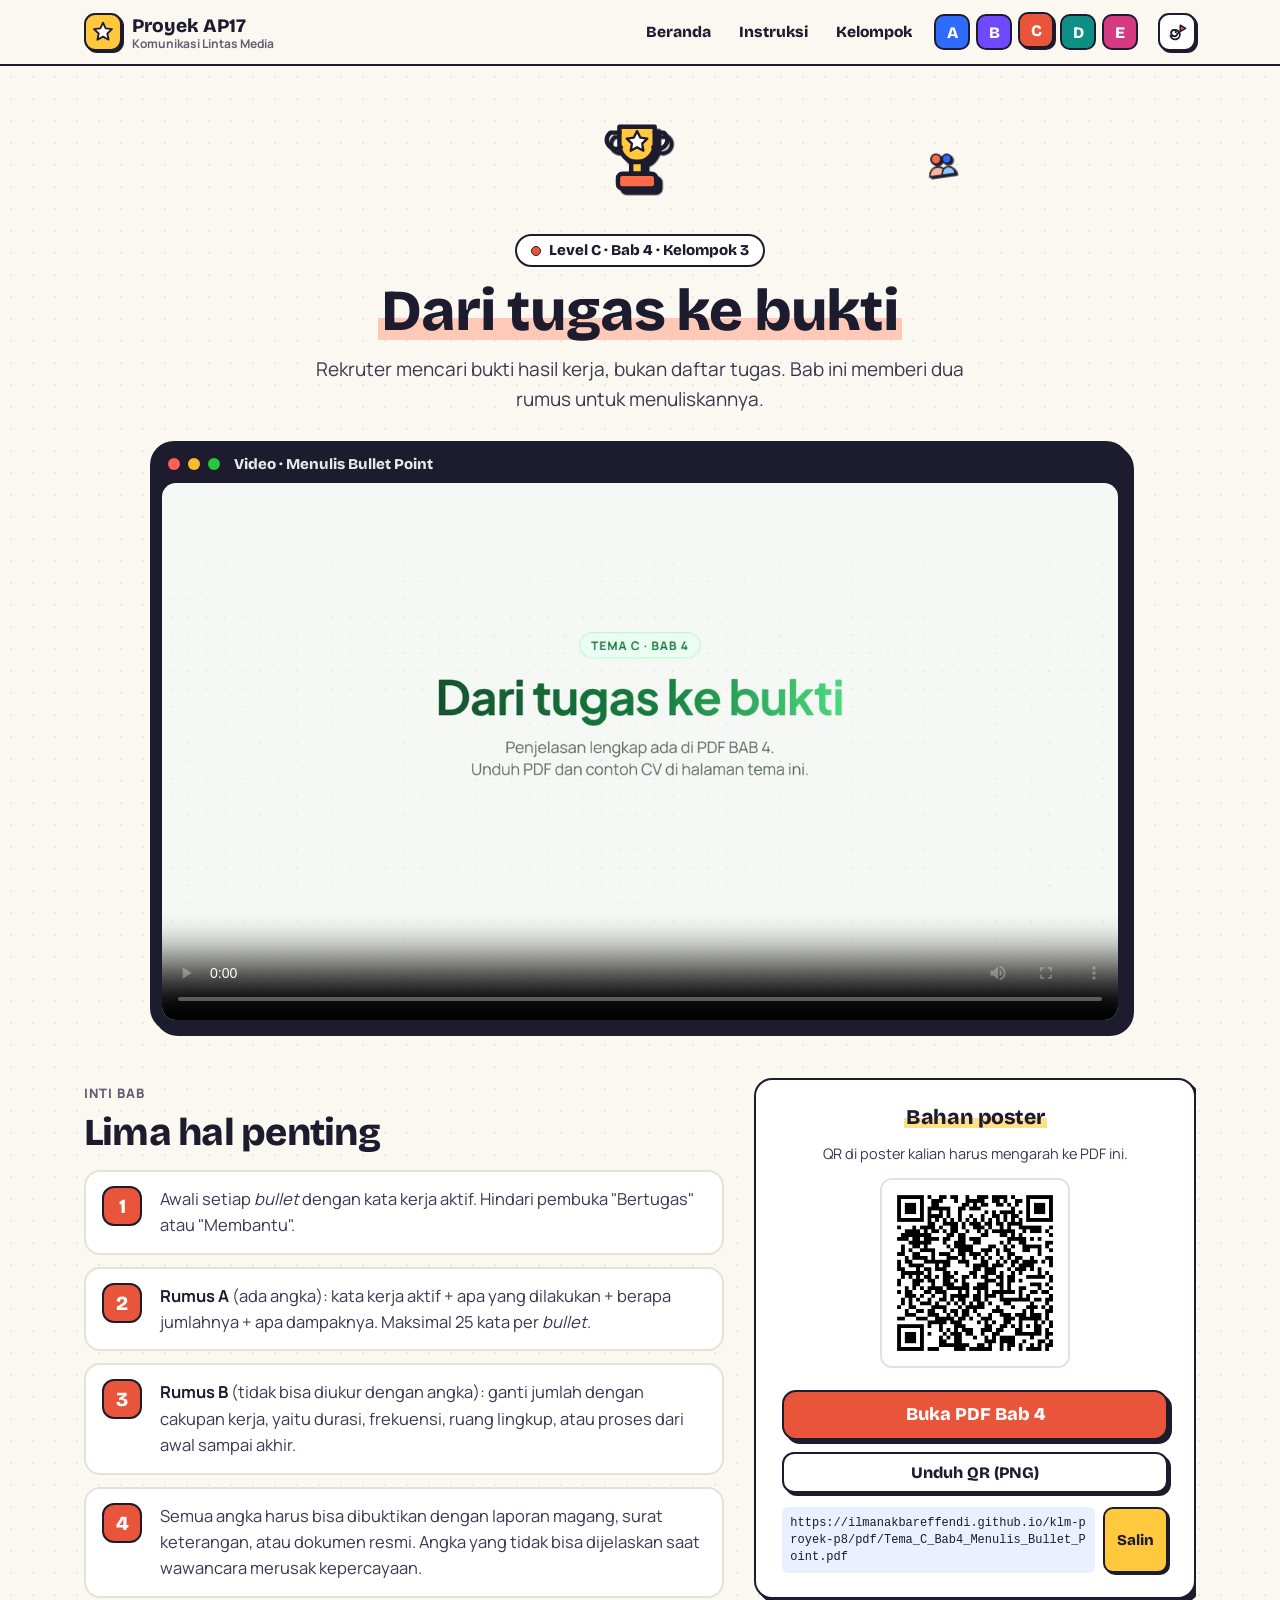
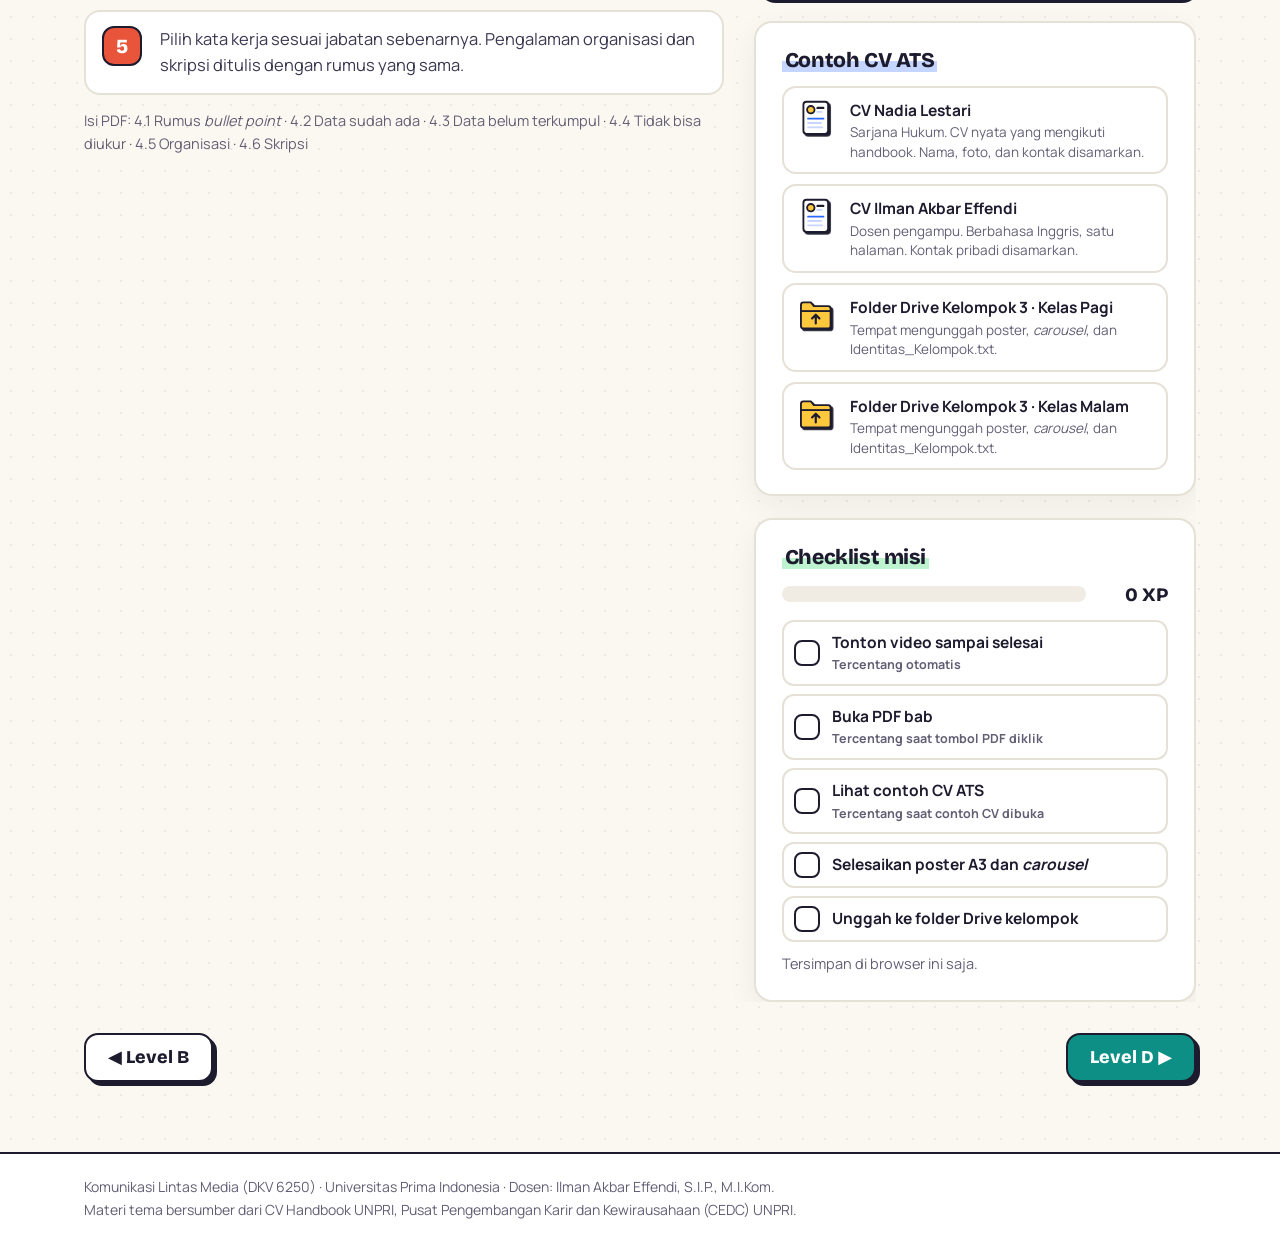
<file: tema-c/index.html>
<!doctype html><html lang="id"><head><meta charset="utf-8"><meta name="viewport" content="width=device-width,initial-scale=1"><meta name="theme-color" content="#fbf8f1">
<title>Level C: Dari tugas ke bukti · Proyek AP17 KLM</title><meta name="description" content="Proyek AP17 Komunikasi Lintas Media UNPRI: poster A3 dan carousel Instagram untuk CV Handbook UNPRI."><link rel="preload" href="../assets/fonts/bricolage-grotesque-latin-800-normal.woff2" as="font" type="font/woff2" crossorigin><link rel="preload" href="../assets/fonts/manrope-latin-400-normal.woff2" as="font" type="font/woff2" crossorigin>
<link rel="stylesheet" href="../assets/app.css?v=7"></head><body><div id="app"><header class="hud"><div class="wrap hudin"><a class="brand" href="../"><span class="logo"><svg viewBox="0 0 24 24" aria-hidden="true"><path d="M12 1.8l2.9 6.3 6.9.8-5.1 4.7 1.4 6.8L12 17l-6.1 3.4 1.4-6.8L2.2 8.9l6.9-.8z" fill="#fff" stroke="#1d1b2e" stroke-width="2" stroke-linejoin="round"/></svg></span><span class="bt"><span class="b1">Proyek AP17</span><span class="b2">Komunikasi Lintas Media</span></span></a><nav class="nav" aria-label="Navigasi"><a class="nl" href="../">Beranda</a><a class="nl" href="../instruksi/">Instruksi</a><a class="nl" href="../kelompok/">Kelompok</a><details class="lvm"><summary class="nl on">Level ▾</summary><div class="dd"><a href="../tema-a/"><span class="k" style="background:#2f6bff">A</span>Dua pembaca CV</a><a href="../tema-b/"><span class="k" style="background:#6d4aff">B</span>CV yang terbaca utuh</a><a href="../tema-c/" class="on"><span class="k" style="background:#e8553a">C</span>Dari tugas ke bukti</a><a href="../tema-d/"><span class="k" style="background:#0e8f86">D</span>AI boleh, mengarang jangan</a><a href="../tema-e/"><span class="k" style="background:#d63a83">E</span>Cek sebelum kirim</a></div></details><span class="lvps"><a class="lvp" style="background:#2f6bff" href="../tema-a/" title="Level A: Dua pembaca CV" aria-label="Level A: Dua pembaca CV">A</a><a class="lvp" style="background:#6d4aff" href="../tema-b/" title="Level B: CV yang terbaca utuh" aria-label="Level B: CV yang terbaca utuh">B</a><a class="lvp on" style="background:#e8553a" href="../tema-c/" title="Level C: Dari tugas ke bukti" aria-label="Level C: Dari tugas ke bukti">C</a><a class="lvp" style="background:#0e8f86" href="../tema-d/" title="Level D: AI boleh, mengarang jangan" aria-label="Level D: AI boleh, mengarang jangan">D</a><a class="lvp" style="background:#d63a83" href="../tema-e/" title="Level E: Cek sebelum kirim" aria-label="Level E: Cek sebelum kirim">E</a></span></nav><a class="replay" href="../?intro=1" title="Putar intro lagi" aria-label="Putar intro lagi"><svg viewBox="0 0 24 24" aria-hidden="true"><path d="M10.5 12.2a1.6 1.6 0 1 1 1.9 1.5 3.4 3.4 0 1 1-3.6-3.9 5.2 5.2 0 1 1-3.9 6.4" fill="none" stroke="#1d1b2e" stroke-width="2" stroke-linecap="round"/><path d="M15.5 4.5l6 3.5-6 3.5z" fill="#e8553a" stroke="#1d1b2e" stroke-width="1.6" stroke-linejoin="round"/></svg></a></div></header><main><div class="wrap" style="--c:#e8553a;--t:#fff0eb"><section class="lhead"><img class="big" src="../assets/ic/c.svg" alt="Ikon level C" width="68" height="68"><div style="margin-top:14px"><span class="pill up"><i style="--c:#e8553a"></i>Level C · Bab 4 · Kelompok 3</span></div>
<h1 class="h1s up"><span class="hl" style="--h:#ffc9b8">Dari tugas ke bukti</span></h1><p class="lead up">Rekruter mencari bukti hasil kerja, bukan daftar tugas. Bab ini memberi dua rumus untuk menuliskannya.</p></section>
<div class="screen up"><div class="sbar"><i style="background:#ff5f57"></i><i style="background:#febc2e"></i><i style="background:#28c840"></i><span>Video · Menulis Bullet Point</span></div><video controls playsinline preload="metadata" poster="../video/temaC.jpg?v=3"><source src="../video/temaC.mp4?v=3" type="video/mp4"></video></div>
<div class="lgrid"><section><div style="margin-bottom:16px"><span class="kicker">Inti bab</span><h2 class="h2">Lima hal penting</h2></div><div class="tips"><div class="tip rv" data-d="0"><span class="n">1</span><p>Awali setiap <em>bullet</em> dengan kata kerja aktif. Hindari pembuka "Bertugas" atau "Membantu".</p></div><div class="tip rv" data-d="1"><span class="n">2</span><p><b>Rumus A</b> (ada angka): kata kerja aktif + apa yang dilakukan + berapa jumlahnya + apa dampaknya. Maksimal 25 kata per <em>bullet</em>.</p></div><div class="tip rv" data-d="2"><span class="n">3</span><p><b>Rumus B</b> (tidak bisa diukur dengan angka): ganti jumlah dengan cakupan kerja, yaitu durasi, frekuensi, ruang lingkup, atau proses dari awal sampai akhir.</p></div><div class="tip rv" data-d="3"><span class="n">4</span><p>Semua angka harus bisa dibuktikan dengan laporan magang, surat keterangan, atau dokumen resmi. Angka yang tidak bisa dijelaskan saat wawancara merusak kepercayaan.</p></div><div class="tip rv" data-d="4"><span class="n">5</span><p>Pilih kata kerja sesuai jabatan sebenarnya. Pengalaman organisasi dan skripsi ditulis dengan rumus yang sama.</p></div></div><p class="muted small" style="margin-top:14px">Isi PDF: 4.1 Rumus <em>bullet point</em> · 4.2 Data sudah ada · 4.3 Data belum terkumpul · 4.4 Tidak bisa diukur · 4.5 Organisasi · 4.6 Skripsi</p></section>
<aside class="side">
<div class="card key qrc rv"><h2 class="ctag" style="--h:var(--t-sun)">Bahan poster</h2><p class="small" style="margin:0 0 12px">QR di poster kalian harus mengarah ke PDF ini.</p>
<img class="qr" src="../qr/QR_Tema_C.png" alt="QR menuju PDF Bab 4" width="190" height="190">
<div class="bb"><a class="btn" style="--bg:#e8553a" data-quest="pdf" href="../pdf/Tema_C_Bab4_Menulis_Bullet_Point.pdf" target="_blank" rel="noopener">Buka PDF Bab 4</a><a class="btn alt sm" href="../qr/QR_Tema_C.png" download>Unduh QR (PNG)</a></div>
<div class="url"><code>https://ilmanakbareffendi.github.io/klm-proyek-p8/pdf/Tema_C_Bab4_Menulis_Bullet_Point.pdf</code><button class="copy" data-copy="https://ilmanakbareffendi.github.io/klm-proyek-p8/pdf/Tema_C_Bab4_Menulis_Bullet_Point.pdf">Salin</button></div></div>
<div class="card rv"><h2 class="ctag" style="--h:var(--t-blue)">Contoh CV ATS</h2><div class="inv">
<a class="item" data-quest="cv" href="../pdf/Contoh_CV_ATS_Nadia_Lestari.pdf" target="_blank" rel="noopener"><img src="../assets/ic/cv.svg" alt="" width="68" height="68"><div><b>CV Nadia Lestari</b><span>Sarjana Hukum. CV nyata yang mengikuti handbook. Nama, foto, dan kontak disamarkan.</span></div></a>
<a class="item" data-quest="cv" href="../pdf/Contoh_CV_ATS_Ilman_Akbar_Effendi.pdf" target="_blank" rel="noopener"><img src="../assets/ic/cv.svg" alt="" width="68" height="68"><div><b>CV Ilman Akbar Effendi</b><span>Dosen pengampu. Berbahasa Inggris, satu halaman. Kontak pribadi disamarkan.</span></div></a>
<a class="item" href="https://drive.google.com/drive/folders/1aOjMVcOV8pktH3UI6I6JE-e_WGs3dYbF" target="_blank" rel="noopener"><img src="../assets/ic/folder.svg" alt="" width="68" height="68"><div><b>Folder Drive Kelompok 3 · Kelas Pagi</b><span>Tempat mengunggah poster, <em>carousel</em>, dan Identitas_Kelompok.txt.</span></div></a><a class="item" href="https://drive.google.com/drive/folders/1AXbY_X-O2nFXyZfy_0u9Urlp8iAuHEjH" target="_blank" rel="noopener"><img src="../assets/ic/folder.svg" alt="" width="68" height="68"><div><b>Folder Drive Kelompok 3 · Kelas Malam</b><span>Tempat mengunggah poster, <em>carousel</em>, dan Identitas_Kelompok.txt.</span></div></a></div></div>
<div class="card quest rv" data-level="c"><h2 class="ctag" style="--h:var(--t-mint)">Checklist misi</h2><div class="prog"><div class="meter"><i class="on" style="--w:0"></i></div><b>0 XP</b></div><ul class="ql"><li><label><input type="checkbox" name="video"><span class="bx"></span><span class="qt">Tonton video sampai selesai<small>Tercentang otomatis</small></span></label></li><li><label><input type="checkbox" name="pdf"><span class="bx"></span><span class="qt">Buka PDF bab<small>Tercentang saat tombol PDF diklik</small></span></label></li><li><label><input type="checkbox" name="cv"><span class="bx"></span><span class="qt">Lihat contoh CV ATS<small>Tercentang saat contoh CV dibuka</small></span></label></li><li><label><input type="checkbox" name="desain"><span class="bx"></span><span class="qt">Selesaikan poster A3 dan <em>carousel</em></span></label></li><li><label><input type="checkbox" name="unggah"><span class="bx"></span><span class="qt">Unggah ke folder Drive kelompok</span></label></li></ul><p class="muted small" style="margin:10px 0 0">Tersimpan di browser ini saja.</p></div>
</aside></div>
<div class="pn"><a class="btn alt" href="../tema-b/">◀ Level B</a><a class="btn" style="--bg:#0e8f86" href="../tema-d/">Level D ▶</a></div></div></main>
<footer><div class="wrap">Komunikasi Lintas Media (DKV 6250) · Universitas Prima Indonesia · Dosen: Ilman Akbar Effendi, S.I.P., M.I.Kom.<br>Materi tema bersumber dari CV Handbook UNPRI, Pusat Pengembangan Karir dan Kewirausahaan (CEDC) UNPRI.</div></footer></div>
<script src="../assets/app.js?v=7" defer></script></body></html>
</file>
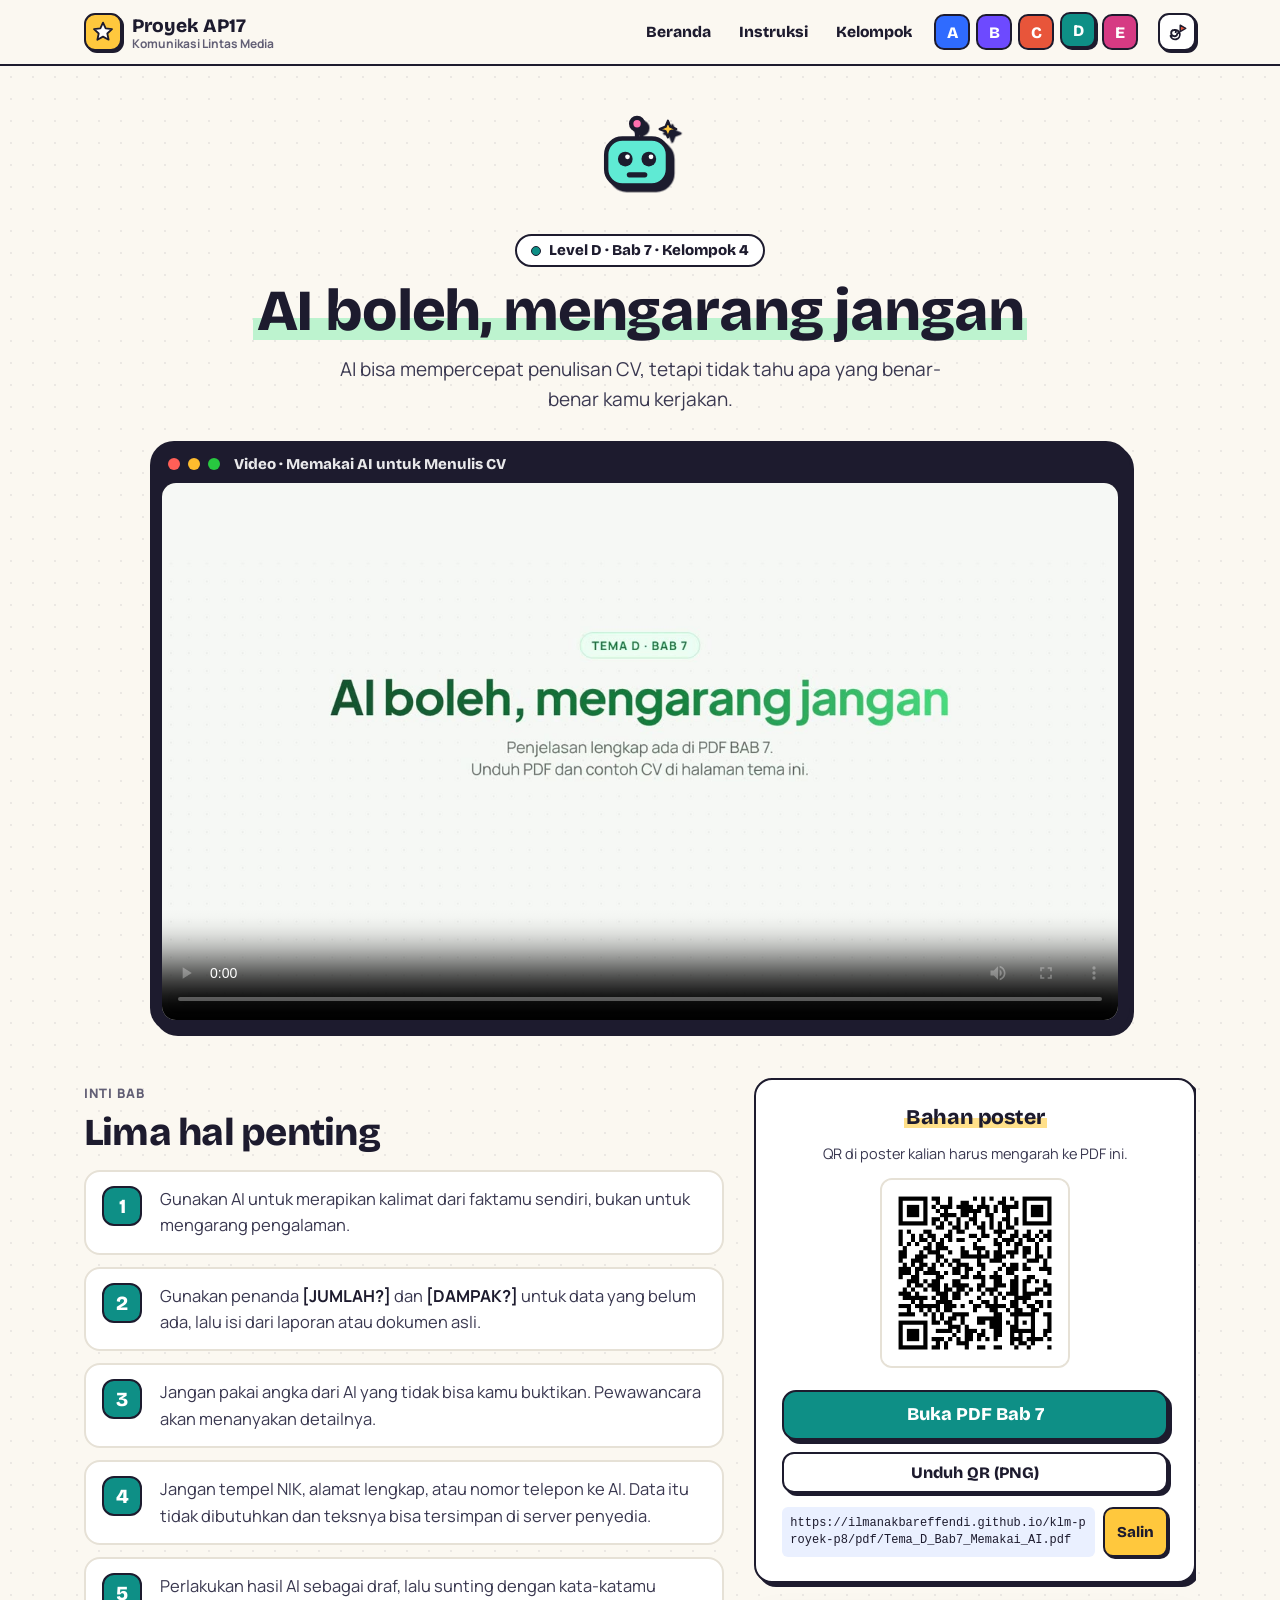
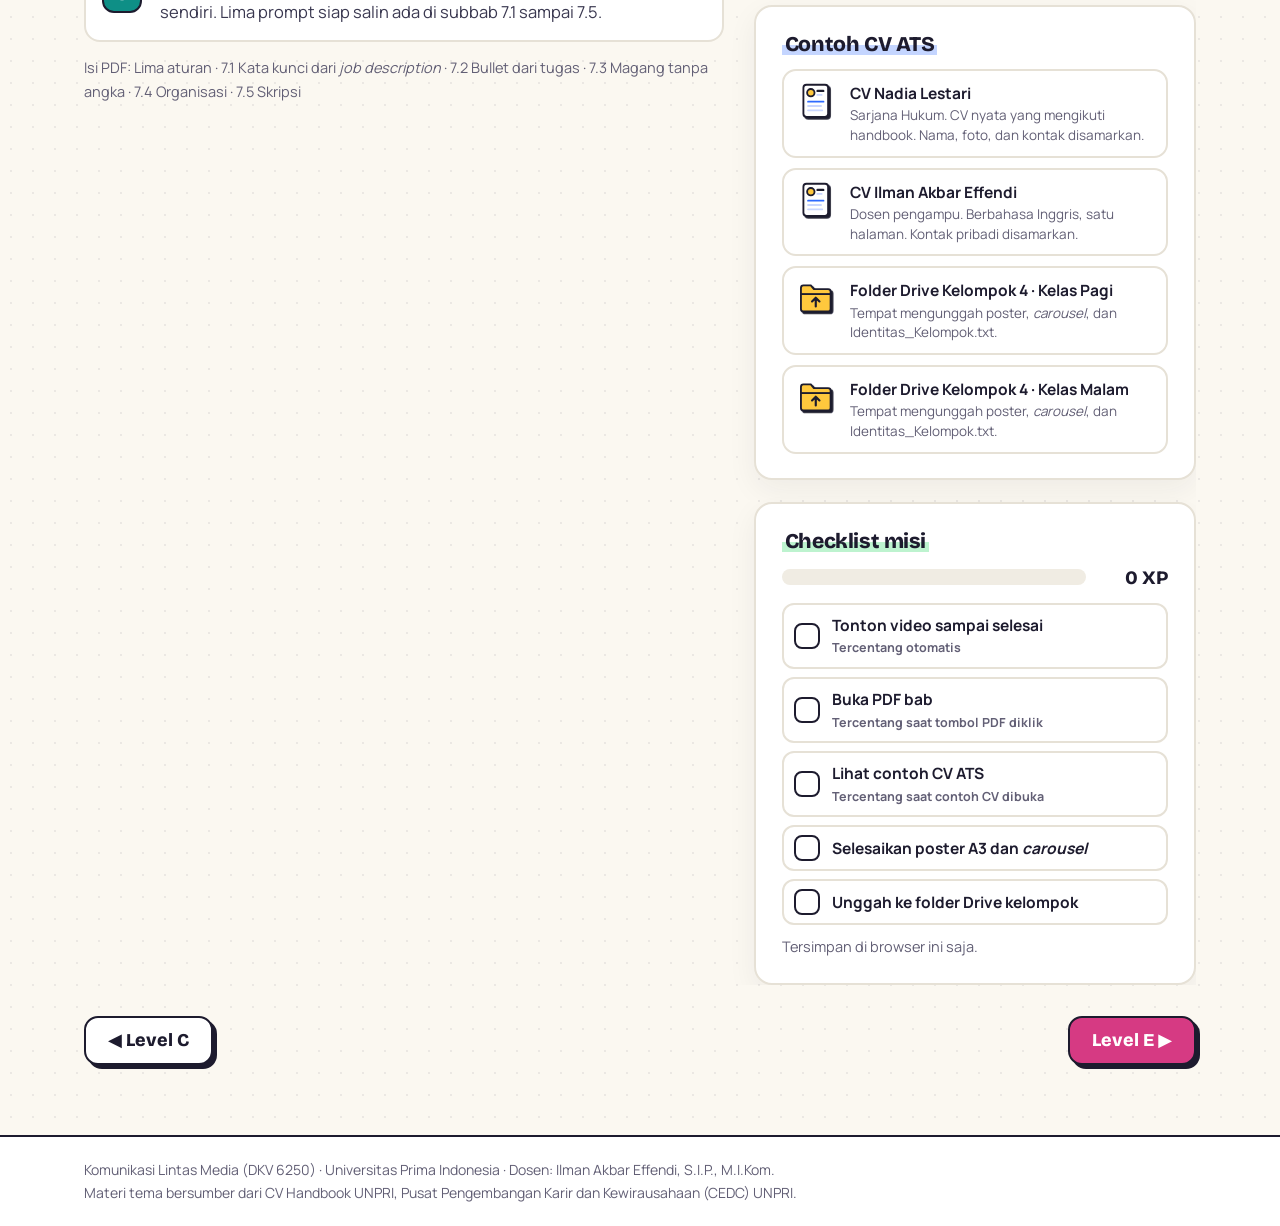
<file: tema-d/index.html>
<!doctype html><html lang="id"><head><meta charset="utf-8"><meta name="viewport" content="width=device-width,initial-scale=1"><meta name="theme-color" content="#fbf8f1">
<title>Level D: AI boleh, mengarang jangan · Proyek AP17 KLM</title><meta name="description" content="Proyek AP17 Komunikasi Lintas Media UNPRI: poster A3 dan carousel Instagram untuk CV Handbook UNPRI."><link rel="preload" href="../assets/fonts/bricolage-grotesque-latin-800-normal.woff2" as="font" type="font/woff2" crossorigin><link rel="preload" href="../assets/fonts/manrope-latin-400-normal.woff2" as="font" type="font/woff2" crossorigin>
<link rel="stylesheet" href="../assets/app.css?v=7"></head><body><div id="app"><header class="hud"><div class="wrap hudin"><a class="brand" href="../"><span class="logo"><svg viewBox="0 0 24 24" aria-hidden="true"><path d="M12 1.8l2.9 6.3 6.9.8-5.1 4.7 1.4 6.8L12 17l-6.1 3.4 1.4-6.8L2.2 8.9l6.9-.8z" fill="#fff" stroke="#1d1b2e" stroke-width="2" stroke-linejoin="round"/></svg></span><span class="bt"><span class="b1">Proyek AP17</span><span class="b2">Komunikasi Lintas Media</span></span></a><nav class="nav" aria-label="Navigasi"><a class="nl" href="../">Beranda</a><a class="nl" href="../instruksi/">Instruksi</a><a class="nl" href="../kelompok/">Kelompok</a><details class="lvm"><summary class="nl on">Level ▾</summary><div class="dd"><a href="../tema-a/"><span class="k" style="background:#2f6bff">A</span>Dua pembaca CV</a><a href="../tema-b/"><span class="k" style="background:#6d4aff">B</span>CV yang terbaca utuh</a><a href="../tema-c/"><span class="k" style="background:#e8553a">C</span>Dari tugas ke bukti</a><a href="../tema-d/" class="on"><span class="k" style="background:#0e8f86">D</span>AI boleh, mengarang jangan</a><a href="../tema-e/"><span class="k" style="background:#d63a83">E</span>Cek sebelum kirim</a></div></details><span class="lvps"><a class="lvp" style="background:#2f6bff" href="../tema-a/" title="Level A: Dua pembaca CV" aria-label="Level A: Dua pembaca CV">A</a><a class="lvp" style="background:#6d4aff" href="../tema-b/" title="Level B: CV yang terbaca utuh" aria-label="Level B: CV yang terbaca utuh">B</a><a class="lvp" style="background:#e8553a" href="../tema-c/" title="Level C: Dari tugas ke bukti" aria-label="Level C: Dari tugas ke bukti">C</a><a class="lvp on" style="background:#0e8f86" href="../tema-d/" title="Level D: AI boleh, mengarang jangan" aria-label="Level D: AI boleh, mengarang jangan">D</a><a class="lvp" style="background:#d63a83" href="../tema-e/" title="Level E: Cek sebelum kirim" aria-label="Level E: Cek sebelum kirim">E</a></span></nav><a class="replay" href="../?intro=1" title="Putar intro lagi" aria-label="Putar intro lagi"><svg viewBox="0 0 24 24" aria-hidden="true"><path d="M10.5 12.2a1.6 1.6 0 1 1 1.9 1.5 3.4 3.4 0 1 1-3.6-3.9 5.2 5.2 0 1 1-3.9 6.4" fill="none" stroke="#1d1b2e" stroke-width="2" stroke-linecap="round"/><path d="M15.5 4.5l6 3.5-6 3.5z" fill="#e8553a" stroke="#1d1b2e" stroke-width="1.6" stroke-linejoin="round"/></svg></a></div></header><main><div class="wrap" style="--c:#0e8f86;--t:#e3f7f4"><section class="lhead"><img class="big" src="../assets/ic/d.svg" alt="Ikon level D" width="68" height="68"><div style="margin-top:14px"><span class="pill up"><i style="--c:#0e8f86"></i>Level D · Bab 7 · Kelompok 4</span></div>
<h1 class="h1s up"><span class="hl" style="--h:#bdf3cf">AI boleh, mengarang jangan</span></h1><p class="lead up">AI bisa mempercepat penulisan CV, tetapi tidak tahu apa yang benar-benar kamu kerjakan.</p></section>
<div class="screen up"><div class="sbar"><i style="background:#ff5f57"></i><i style="background:#febc2e"></i><i style="background:#28c840"></i><span>Video · Memakai AI untuk Menulis CV</span></div><video controls playsinline preload="metadata" poster="../video/temaD.jpg?v=3"><source src="../video/temaD.mp4?v=3" type="video/mp4"></video></div>
<div class="lgrid"><section><div style="margin-bottom:16px"><span class="kicker">Inti bab</span><h2 class="h2">Lima hal penting</h2></div><div class="tips"><div class="tip rv" data-d="0"><span class="n">1</span><p>Gunakan AI untuk merapikan kalimat dari faktamu sendiri, bukan untuk mengarang pengalaman.</p></div><div class="tip rv" data-d="1"><span class="n">2</span><p>Gunakan penanda <b>[JUMLAH?]</b> dan <b>[DAMPAK?]</b> untuk data yang belum ada, lalu isi dari laporan atau dokumen asli.</p></div><div class="tip rv" data-d="2"><span class="n">3</span><p>Jangan pakai angka dari AI yang tidak bisa kamu buktikan. Pewawancara akan menanyakan detailnya.</p></div><div class="tip rv" data-d="3"><span class="n">4</span><p>Jangan tempel NIK, alamat lengkap, atau nomor telepon ke AI. Data itu tidak dibutuhkan dan teksnya bisa tersimpan di server penyedia.</p></div><div class="tip rv" data-d="4"><span class="n">5</span><p>Perlakukan hasil AI sebagai draf, lalu sunting dengan kata-katamu sendiri. Lima prompt siap salin ada di subbab 7.1 sampai 7.5.</p></div></div><p class="muted small" style="margin-top:14px">Isi PDF: Lima aturan · 7.1 Kata kunci dari <em>job description</em> · 7.2 Bullet dari tugas · 7.3 Magang tanpa angka · 7.4 Organisasi · 7.5 Skripsi</p></section>
<aside class="side">
<div class="card key qrc rv"><h2 class="ctag" style="--h:var(--t-sun)">Bahan poster</h2><p class="small" style="margin:0 0 12px">QR di poster kalian harus mengarah ke PDF ini.</p>
<img class="qr" src="../qr/QR_Tema_D.png" alt="QR menuju PDF Bab 7" width="190" height="190">
<div class="bb"><a class="btn" style="--bg:#0e8f86" data-quest="pdf" href="../pdf/Tema_D_Bab7_Memakai_AI.pdf" target="_blank" rel="noopener">Buka PDF Bab 7</a><a class="btn alt sm" href="../qr/QR_Tema_D.png" download>Unduh QR (PNG)</a></div>
<div class="url"><code>https://ilmanakbareffendi.github.io/klm-proyek-p8/pdf/Tema_D_Bab7_Memakai_AI.pdf</code><button class="copy" data-copy="https://ilmanakbareffendi.github.io/klm-proyek-p8/pdf/Tema_D_Bab7_Memakai_AI.pdf">Salin</button></div></div>
<div class="card rv"><h2 class="ctag" style="--h:var(--t-blue)">Contoh CV ATS</h2><div class="inv">
<a class="item" data-quest="cv" href="../pdf/Contoh_CV_ATS_Nadia_Lestari.pdf" target="_blank" rel="noopener"><img src="../assets/ic/cv.svg" alt="" width="68" height="68"><div><b>CV Nadia Lestari</b><span>Sarjana Hukum. CV nyata yang mengikuti handbook. Nama, foto, dan kontak disamarkan.</span></div></a>
<a class="item" data-quest="cv" href="../pdf/Contoh_CV_ATS_Ilman_Akbar_Effendi.pdf" target="_blank" rel="noopener"><img src="../assets/ic/cv.svg" alt="" width="68" height="68"><div><b>CV Ilman Akbar Effendi</b><span>Dosen pengampu. Berbahasa Inggris, satu halaman. Kontak pribadi disamarkan.</span></div></a>
<a class="item" href="https://drive.google.com/drive/folders/1fNtP5_scf3YNiqt5mbZmOvpsWn6GkoK9" target="_blank" rel="noopener"><img src="../assets/ic/folder.svg" alt="" width="68" height="68"><div><b>Folder Drive Kelompok 4 · Kelas Pagi</b><span>Tempat mengunggah poster, <em>carousel</em>, dan Identitas_Kelompok.txt.</span></div></a><a class="item" href="https://drive.google.com/drive/folders/1stN0S34KuLi6QNOPitXKdCE4aOIb3DC_" target="_blank" rel="noopener"><img src="../assets/ic/folder.svg" alt="" width="68" height="68"><div><b>Folder Drive Kelompok 4 · Kelas Malam</b><span>Tempat mengunggah poster, <em>carousel</em>, dan Identitas_Kelompok.txt.</span></div></a></div></div>
<div class="card quest rv" data-level="d"><h2 class="ctag" style="--h:var(--t-mint)">Checklist misi</h2><div class="prog"><div class="meter"><i class="on" style="--w:0"></i></div><b>0 XP</b></div><ul class="ql"><li><label><input type="checkbox" name="video"><span class="bx"></span><span class="qt">Tonton video sampai selesai<small>Tercentang otomatis</small></span></label></li><li><label><input type="checkbox" name="pdf"><span class="bx"></span><span class="qt">Buka PDF bab<small>Tercentang saat tombol PDF diklik</small></span></label></li><li><label><input type="checkbox" name="cv"><span class="bx"></span><span class="qt">Lihat contoh CV ATS<small>Tercentang saat contoh CV dibuka</small></span></label></li><li><label><input type="checkbox" name="desain"><span class="bx"></span><span class="qt">Selesaikan poster A3 dan <em>carousel</em></span></label></li><li><label><input type="checkbox" name="unggah"><span class="bx"></span><span class="qt">Unggah ke folder Drive kelompok</span></label></li></ul><p class="muted small" style="margin:10px 0 0">Tersimpan di browser ini saja.</p></div>
</aside></div>
<div class="pn"><a class="btn alt" href="../tema-c/">◀ Level C</a><a class="btn" style="--bg:#d63a83" href="../tema-e/">Level E ▶</a></div></div></main>
<footer><div class="wrap">Komunikasi Lintas Media (DKV 6250) · Universitas Prima Indonesia · Dosen: Ilman Akbar Effendi, S.I.P., M.I.Kom.<br>Materi tema bersumber dari CV Handbook UNPRI, Pusat Pengembangan Karir dan Kewirausahaan (CEDC) UNPRI.</div></footer></div>
<script src="../assets/app.js?v=7" defer></script></body></html>
</file>
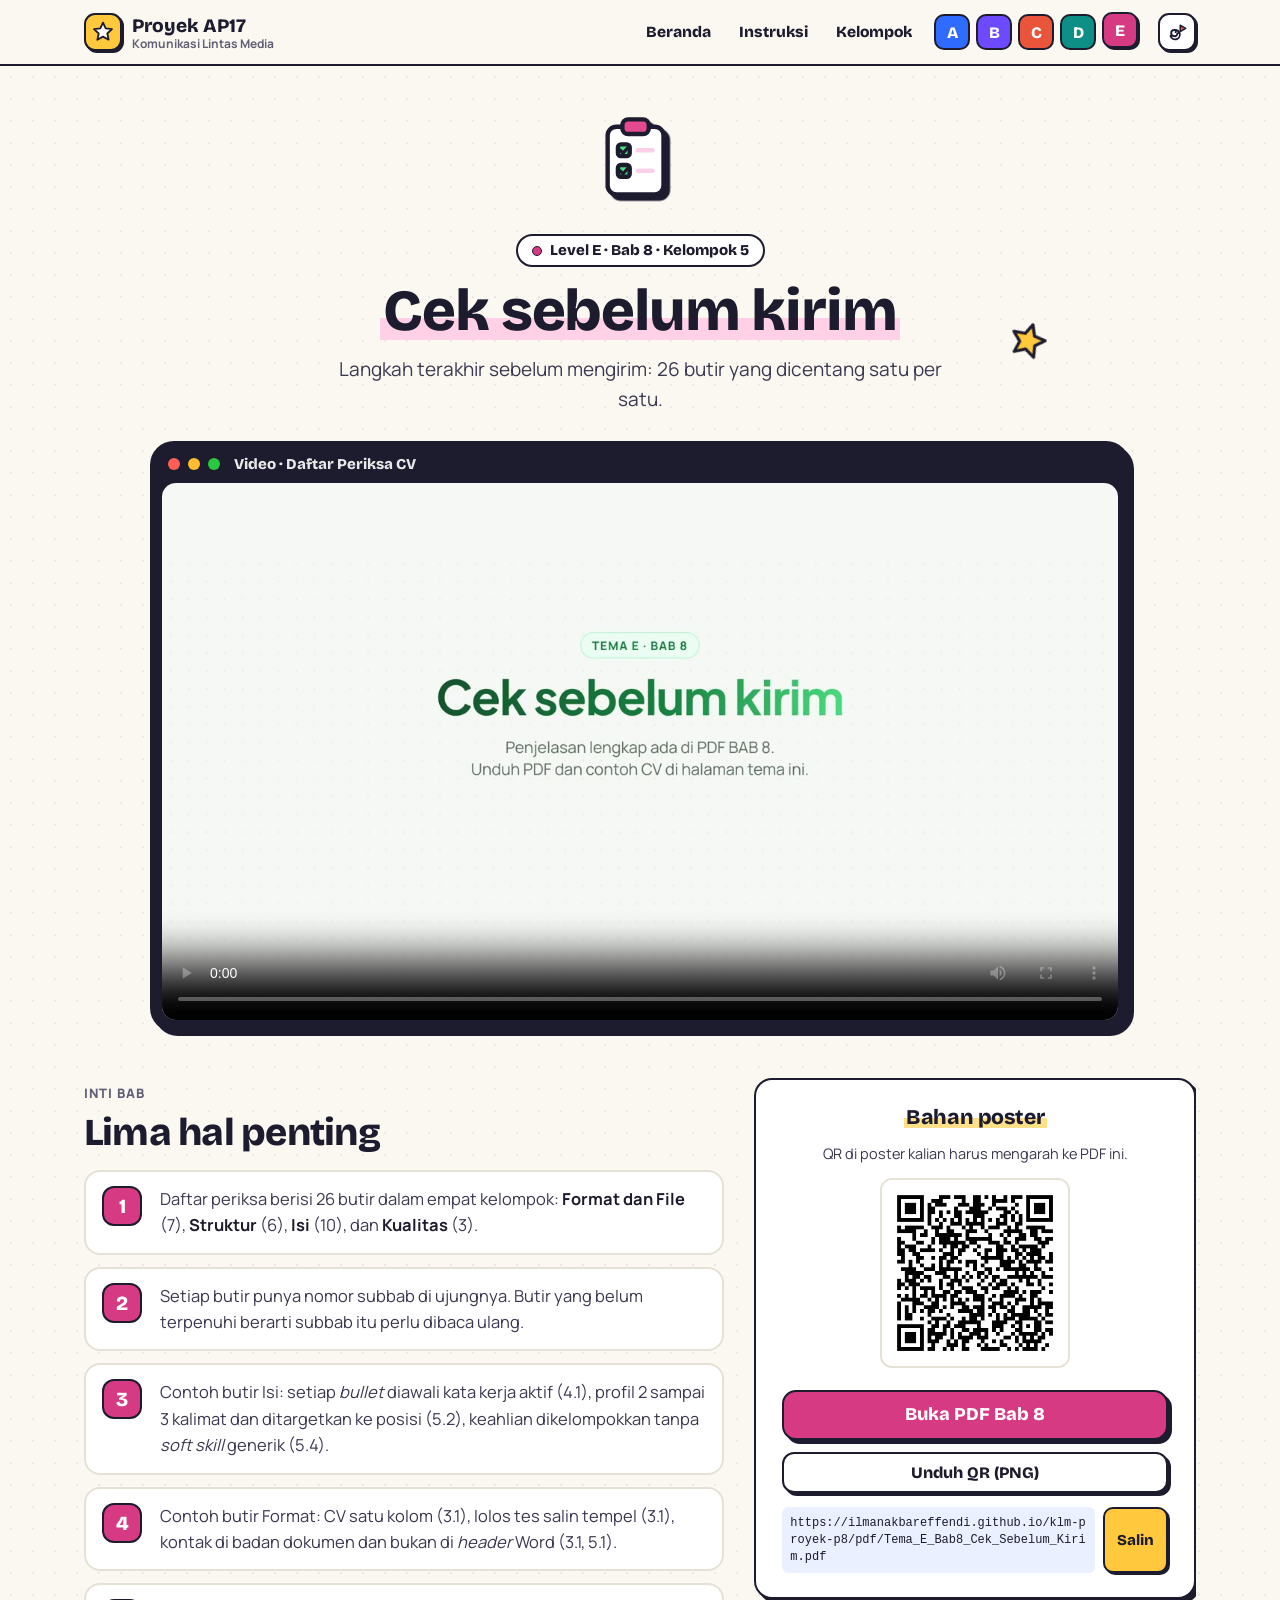
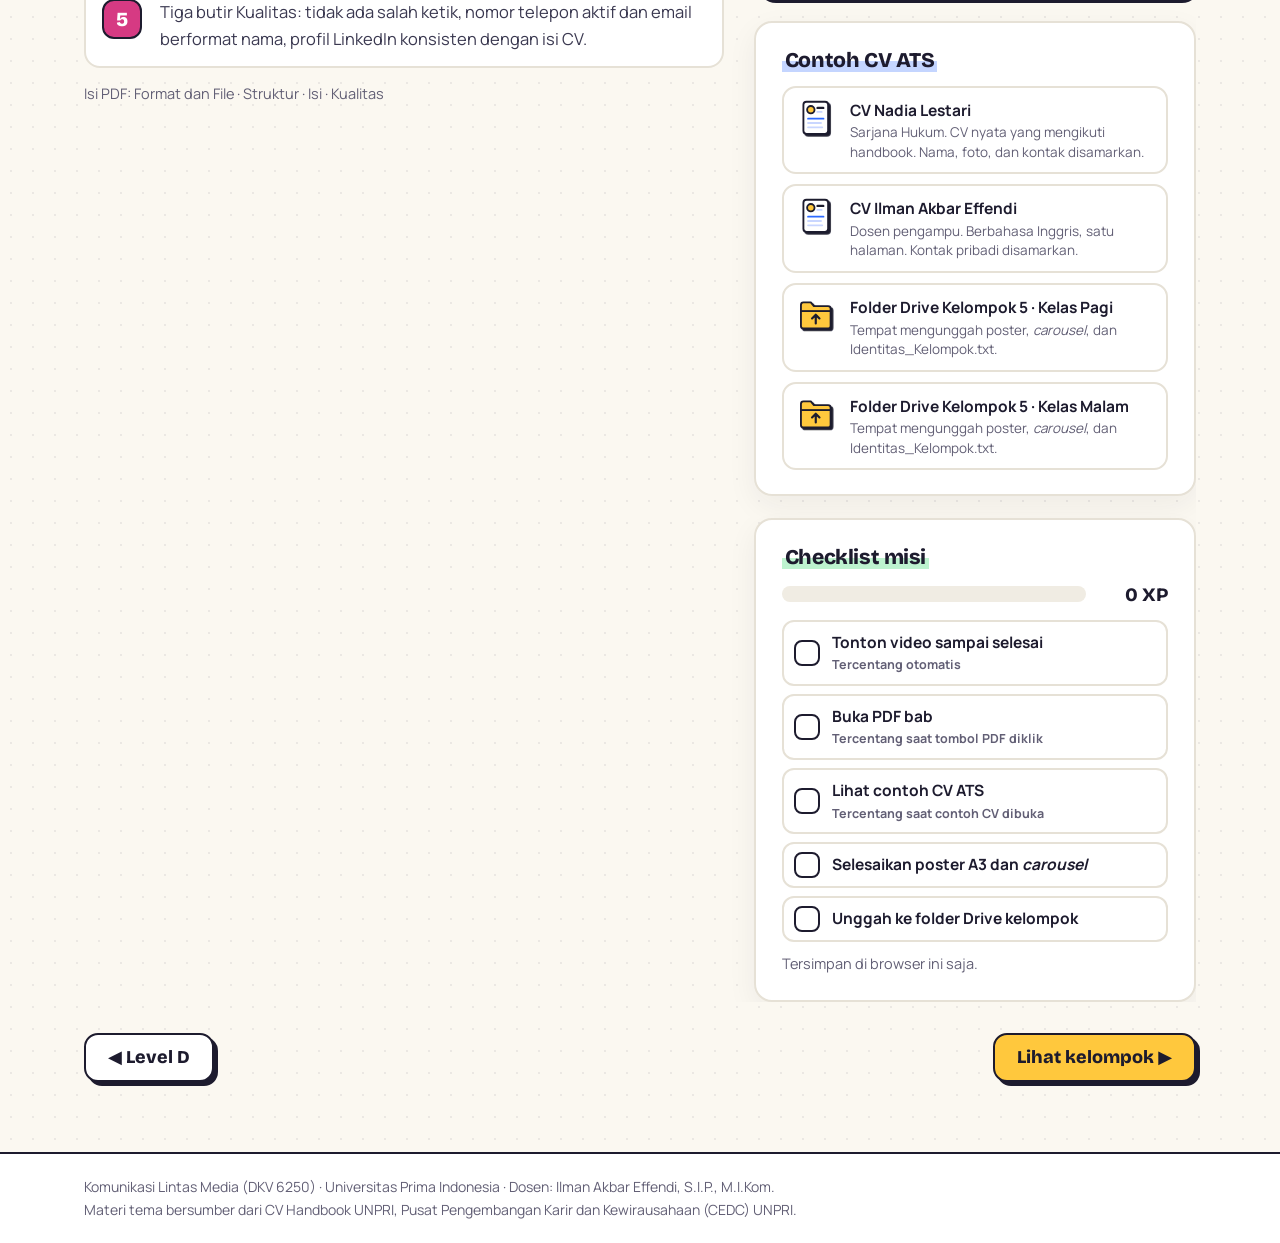
<file: tema-e/index.html>
<!doctype html><html lang="id"><head><meta charset="utf-8"><meta name="viewport" content="width=device-width,initial-scale=1"><meta name="theme-color" content="#fbf8f1">
<title>Level E: Cek sebelum kirim · Proyek AP17 KLM</title><meta name="description" content="Proyek AP17 Komunikasi Lintas Media UNPRI: poster A3 dan carousel Instagram untuk CV Handbook UNPRI."><link rel="preload" href="../assets/fonts/bricolage-grotesque-latin-800-normal.woff2" as="font" type="font/woff2" crossorigin><link rel="preload" href="../assets/fonts/manrope-latin-400-normal.woff2" as="font" type="font/woff2" crossorigin>
<link rel="stylesheet" href="../assets/app.css?v=7"></head><body><div id="app"><header class="hud"><div class="wrap hudin"><a class="brand" href="../"><span class="logo"><svg viewBox="0 0 24 24" aria-hidden="true"><path d="M12 1.8l2.9 6.3 6.9.8-5.1 4.7 1.4 6.8L12 17l-6.1 3.4 1.4-6.8L2.2 8.9l6.9-.8z" fill="#fff" stroke="#1d1b2e" stroke-width="2" stroke-linejoin="round"/></svg></span><span class="bt"><span class="b1">Proyek AP17</span><span class="b2">Komunikasi Lintas Media</span></span></a><nav class="nav" aria-label="Navigasi"><a class="nl" href="../">Beranda</a><a class="nl" href="../instruksi/">Instruksi</a><a class="nl" href="../kelompok/">Kelompok</a><details class="lvm"><summary class="nl on">Level ▾</summary><div class="dd"><a href="../tema-a/"><span class="k" style="background:#2f6bff">A</span>Dua pembaca CV</a><a href="../tema-b/"><span class="k" style="background:#6d4aff">B</span>CV yang terbaca utuh</a><a href="../tema-c/"><span class="k" style="background:#e8553a">C</span>Dari tugas ke bukti</a><a href="../tema-d/"><span class="k" style="background:#0e8f86">D</span>AI boleh, mengarang jangan</a><a href="../tema-e/" class="on"><span class="k" style="background:#d63a83">E</span>Cek sebelum kirim</a></div></details><span class="lvps"><a class="lvp" style="background:#2f6bff" href="../tema-a/" title="Level A: Dua pembaca CV" aria-label="Level A: Dua pembaca CV">A</a><a class="lvp" style="background:#6d4aff" href="../tema-b/" title="Level B: CV yang terbaca utuh" aria-label="Level B: CV yang terbaca utuh">B</a><a class="lvp" style="background:#e8553a" href="../tema-c/" title="Level C: Dari tugas ke bukti" aria-label="Level C: Dari tugas ke bukti">C</a><a class="lvp" style="background:#0e8f86" href="../tema-d/" title="Level D: AI boleh, mengarang jangan" aria-label="Level D: AI boleh, mengarang jangan">D</a><a class="lvp on" style="background:#d63a83" href="../tema-e/" title="Level E: Cek sebelum kirim" aria-label="Level E: Cek sebelum kirim">E</a></span></nav><a class="replay" href="../?intro=1" title="Putar intro lagi" aria-label="Putar intro lagi"><svg viewBox="0 0 24 24" aria-hidden="true"><path d="M10.5 12.2a1.6 1.6 0 1 1 1.9 1.5 3.4 3.4 0 1 1-3.6-3.9 5.2 5.2 0 1 1-3.9 6.4" fill="none" stroke="#1d1b2e" stroke-width="2" stroke-linecap="round"/><path d="M15.5 4.5l6 3.5-6 3.5z" fill="#e8553a" stroke="#1d1b2e" stroke-width="1.6" stroke-linejoin="round"/></svg></a></div></header><main><div class="wrap" style="--c:#d63a83;--t:#fdebf3"><section class="lhead"><img class="big" src="../assets/ic/e.svg" alt="Ikon level E" width="68" height="68"><div style="margin-top:14px"><span class="pill up"><i style="--c:#d63a83"></i>Level E · Bab 8 · Kelompok 5</span></div>
<h1 class="h1s up"><span class="hl" style="--h:#ffd0e6">Cek sebelum kirim</span></h1><p class="lead up">Langkah terakhir sebelum mengirim: 26 butir yang dicentang satu per satu.</p></section>
<div class="screen up"><div class="sbar"><i style="background:#ff5f57"></i><i style="background:#febc2e"></i><i style="background:#28c840"></i><span>Video · Daftar Periksa CV</span></div><video controls playsinline preload="metadata" poster="../video/temaE.jpg?v=3"><source src="../video/temaE.mp4?v=3" type="video/mp4"></video></div>
<div class="lgrid"><section><div style="margin-bottom:16px"><span class="kicker">Inti bab</span><h2 class="h2">Lima hal penting</h2></div><div class="tips"><div class="tip rv" data-d="0"><span class="n">1</span><p>Daftar periksa berisi 26 butir dalam empat kelompok: <b>Format dan File</b> (7), <b>Struktur</b> (6), <b>Isi</b> (10), dan <b>Kualitas</b> (3).</p></div><div class="tip rv" data-d="1"><span class="n">2</span><p>Setiap butir punya nomor subbab di ujungnya. Butir yang belum terpenuhi berarti subbab itu perlu dibaca ulang.</p></div><div class="tip rv" data-d="2"><span class="n">3</span><p>Contoh butir Isi: setiap <em>bullet</em> diawali kata kerja aktif (4.1), profil 2 sampai 3 kalimat dan ditargetkan ke posisi (5.2), keahlian dikelompokkan tanpa <em>soft skill</em> generik (5.4).</p></div><div class="tip rv" data-d="3"><span class="n">4</span><p>Contoh butir Format: CV satu kolom (3.1), lolos tes salin tempel (3.1), kontak di badan dokumen dan bukan di <i>header</i> Word (3.1, 5.1).</p></div><div class="tip rv" data-d="4"><span class="n">5</span><p>Tiga butir Kualitas: tidak ada salah ketik, nomor telepon aktif dan email berformat nama, profil LinkedIn konsisten dengan isi CV.</p></div></div><p class="muted small" style="margin-top:14px">Isi PDF: Format dan File · Struktur · Isi · Kualitas</p></section>
<aside class="side">
<div class="card key qrc rv"><h2 class="ctag" style="--h:var(--t-sun)">Bahan poster</h2><p class="small" style="margin:0 0 12px">QR di poster kalian harus mengarah ke PDF ini.</p>
<img class="qr" src="../qr/QR_Tema_E.png" alt="QR menuju PDF Bab 8" width="190" height="190">
<div class="bb"><a class="btn" style="--bg:#d63a83" data-quest="pdf" href="../pdf/Tema_E_Bab8_Cek_Sebelum_Kirim.pdf" target="_blank" rel="noopener">Buka PDF Bab 8</a><a class="btn alt sm" href="../qr/QR_Tema_E.png" download>Unduh QR (PNG)</a></div>
<div class="url"><code>https://ilmanakbareffendi.github.io/klm-proyek-p8/pdf/Tema_E_Bab8_Cek_Sebelum_Kirim.pdf</code><button class="copy" data-copy="https://ilmanakbareffendi.github.io/klm-proyek-p8/pdf/Tema_E_Bab8_Cek_Sebelum_Kirim.pdf">Salin</button></div></div>
<div class="card rv"><h2 class="ctag" style="--h:var(--t-blue)">Contoh CV ATS</h2><div class="inv">
<a class="item" data-quest="cv" href="../pdf/Contoh_CV_ATS_Nadia_Lestari.pdf" target="_blank" rel="noopener"><img src="../assets/ic/cv.svg" alt="" width="68" height="68"><div><b>CV Nadia Lestari</b><span>Sarjana Hukum. CV nyata yang mengikuti handbook. Nama, foto, dan kontak disamarkan.</span></div></a>
<a class="item" data-quest="cv" href="../pdf/Contoh_CV_ATS_Ilman_Akbar_Effendi.pdf" target="_blank" rel="noopener"><img src="../assets/ic/cv.svg" alt="" width="68" height="68"><div><b>CV Ilman Akbar Effendi</b><span>Dosen pengampu. Berbahasa Inggris, satu halaman. Kontak pribadi disamarkan.</span></div></a>
<a class="item" href="https://drive.google.com/drive/folders/1xPoqBpow_tJtKecXyMo6TeRN7bY4A3Gu" target="_blank" rel="noopener"><img src="../assets/ic/folder.svg" alt="" width="68" height="68"><div><b>Folder Drive Kelompok 5 · Kelas Pagi</b><span>Tempat mengunggah poster, <em>carousel</em>, dan Identitas_Kelompok.txt.</span></div></a><a class="item" href="https://drive.google.com/drive/folders/1AZ4TQuGDrYXCvIfU-DjwjbI8VnjjZA6C" target="_blank" rel="noopener"><img src="../assets/ic/folder.svg" alt="" width="68" height="68"><div><b>Folder Drive Kelompok 5 · Kelas Malam</b><span>Tempat mengunggah poster, <em>carousel</em>, dan Identitas_Kelompok.txt.</span></div></a></div></div>
<div class="card quest rv" data-level="e"><h2 class="ctag" style="--h:var(--t-mint)">Checklist misi</h2><div class="prog"><div class="meter"><i class="on" style="--w:0"></i></div><b>0 XP</b></div><ul class="ql"><li><label><input type="checkbox" name="video"><span class="bx"></span><span class="qt">Tonton video sampai selesai<small>Tercentang otomatis</small></span></label></li><li><label><input type="checkbox" name="pdf"><span class="bx"></span><span class="qt">Buka PDF bab<small>Tercentang saat tombol PDF diklik</small></span></label></li><li><label><input type="checkbox" name="cv"><span class="bx"></span><span class="qt">Lihat contoh CV ATS<small>Tercentang saat contoh CV dibuka</small></span></label></li><li><label><input type="checkbox" name="desain"><span class="bx"></span><span class="qt">Selesaikan poster A3 dan <em>carousel</em></span></label></li><li><label><input type="checkbox" name="unggah"><span class="bx"></span><span class="qt">Unggah ke folder Drive kelompok</span></label></li></ul><p class="muted small" style="margin:10px 0 0">Tersimpan di browser ini saja.</p></div>
</aside></div>
<div class="pn"><a class="btn alt" href="../tema-d/">◀ Level D</a><a class="btn sun" href="../kelompok/">Lihat kelompok ▶</a></div></div></main>
<footer><div class="wrap">Komunikasi Lintas Media (DKV 6250) · Universitas Prima Indonesia · Dosen: Ilman Akbar Effendi, S.I.P., M.I.Kom.<br>Materi tema bersumber dari CV Handbook UNPRI, Pusat Pengembangan Karir dan Kewirausahaan (CEDC) UNPRI.</div></footer></div>
<script src="../assets/app.js?v=7" defer></script></body></html>
</file>
<file: assets/app.css>
@font-face{font-family:B;src:url(fonts/bricolage-grotesque-latin-800-normal.woff2) format("woff2");font-weight:800;font-display:swap}@font-face{font-family:M;src:url(fonts/manrope-latin-400-normal.woff2) format("woff2");font-weight:400;font-display:swap}@font-face{font-family:M;src:url(fonts/manrope-latin-700-normal.woff2) format("woff2");font-weight:600 700;font-display:swap}@font-face{font-family:M;src:url(fonts/manrope-latin-800-normal.woff2) format("woff2");font-weight:800;font-display:swap}@font-face{font-family:P;src:url(fonts/pixelify-gate.woff2) format("woff2");font-weight:700;font-display:block}@view-transition{navigation:auto}::view-transition-old(root),::view-transition-new(root){animation-duration:.32s;animation-timing-function:cubic-bezier(.22,1,.36,1)}:root{--ink:#1d1b2e;--ink2:#3a3850;--mut:#625f75;--line:#e6e1d6;--cream:#fbf8f1;--green:#15803d;--blue:#2f6bff;--violet:#6d4aff;--coral:#e8553a;--teal:#0e8f86;--pink:#d63a83;--sun:#ffc83d;--t-sun:#ffe08a;--t-blue:#c4d5ff;--t-coral:#ffc9b8;--t-mint:#bdf3cf;--t-violet:#dcd3ff;--hd:B,M,system-ui,sans-serif;--rd:M,system-ui,sans-serif;--io:cubic-bezier(.22,1,.36,1);--spring:cubic-bezier(.34,1.45,.64,1);--pop:4px 4px 0 var(--ink)}*{box-sizing:border-box;-webkit-tap-highlight-color:transparent}html,body{overflow-x:clip}html{scroll-behavior:smooth}body{margin:0;font:400 17px/1.65 var(--rd);color:var(--ink2);background:var(--cream) radial-gradient(rgba(29,27,46,.07) 1.2px,transparent 1.2px) 0 0/22px 22px;-webkit-font-smoothing:antialiased}#app{min-height:100vh;display:flex;flex-direction:column}main{flex:1;min-width:0}.wrap{max-width:1160px;margin:0 auto;padding:0 24px}a{color:var(--blue)}b,strong{color:var(--ink)}em{font-style:italic}h1,h2,h3{font-family:var(--hd);font-weight:800;color:var(--ink);letter-spacing:-.02em}h1 em,h2 em,h3 em,.btn em,.ctag em{font-style:normal}code{font:.86em ui-monospace,Menlo,monospace;background:#eaf0ff;border-radius:6px;padding:1px 6px;word-break:break-all;color:var(--ink)}.muted{color:var(--mut)}.small{font-size:14.5px}.center{text-align:center}.hud{position:sticky;top:0;z-index:40;background:#fbf8f1eb;-webkit-backdrop-filter:blur(10px);backdrop-filter:blur(10px);border-bottom:2px solid var(--ink)}.hudin{display:flex;align-items:center;gap:14px;min-height:64px}.brand{display:flex;align-items:center;gap:10px;text-decoration:none;flex:none}.logo,.replay{width:38px;height:38px;border-radius:11px;border:2px solid var(--ink);box-shadow:2px 2px 0 var(--ink);display:grid;place-items:center;flex:none}.logo{background:var(--sun)}.logo svg,.replay svg{width:22px;height:22px}.bt{display:flex;flex-direction:column;line-height:1.1}.b1{font:800 19px var(--hd);color:var(--ink)}.b2{font-weight:700;font-size:12px;color:var(--mut)}.nav{display:flex;align-items:center;gap:4px;margin-left:auto}.nl{text-decoration:none;font:800 15.5px var(--hd);color:var(--ink);padding:7px 12px;border-radius:10px;white-space:nowrap;transition:background .2s var(--io)}.nl:hover{background:#fff}.nl.on{background:var(--ink);color:#fff}.lvm{position:relative}.lvm summary{list-style:none;cursor:pointer}.lvm summary::-webkit-details-marker{display:none}.dd{position:absolute;right:0;top:calc(100% + 8px);background:#fff;border:2px solid var(--ink);border-radius:14px;box-shadow:var(--pop);padding:8px;width:290px;display:grid;gap:2px;transform-origin:top right;animation:in .28s var(--io)}.dd a{display:flex;align-items:center;gap:10px;text-decoration:none;color:var(--ink);font-weight:700;font-size:15px;padding:8px;border-radius:10px}.dd a:hover,.dd a.on{background:var(--cream)}.k{font:800 14px var(--hd);width:26px;height:26px;border-radius:8px;display:grid;place-items:center;color:#fff;flex:none}.lvps{display:flex;gap:6px;margin-left:6px}.lvp{width:36px;height:36px;border-radius:10px;border:2px solid var(--ink);display:grid;place-items:center;text-decoration:none;font:800 16px var(--hd);color:#fff;transition:transform .25s var(--spring)}.lvp:hover{transform:translateY(-3px) rotate(-4deg)}.lvp.on{box-shadow:2px 2px 0 var(--ink);transform:translateY(-2px)}.replay{background:#fff;margin-left:6px;transition:transform .3s var(--spring)}.replay:hover{transform:rotate(-12deg) scale(1.06)}.pill{display:inline-flex;align-items:center;gap:8px;font:800 15px var(--hd);color:var(--ink);background:#fff;border:2px solid var(--ink);border-radius:999px;padding:4px 14px;line-height:1.4}.pill i,.chip i{width:10px;height:10px;border-radius:50%;border:1.5px solid var(--ink);background:var(--c,#4ade80)}.kicker{font-weight:800;font-size:13px;letter-spacing:.08em;text-transform:uppercase;color:var(--mut)}.h1{font-size:clamp(40px,6vw,74px);line-height:1.02;margin:18px auto 16px;max-width:15ch}.h1s{font-size:clamp(34px,4.8vw,58px);line-height:1.05;margin:14px auto 12px;max-width:20ch}.h2{font-size:clamp(28px,3.2vw,38px);line-height:1.1;margin:6px 0 0}.hl{padding:0 .06em;-webkit-box-decoration-break:clone;box-decoration-break:clone;background:linear-gradient(transparent 60%,var(--h) 60%,var(--h) 92%,transparent 92%) no-repeat}.lead{font-size:19px;line-height:1.6;margin:0 auto;max-width:54ch}.btn{display:inline-flex;align-items:center;justify-content:center;gap:10px;text-decoration:none;font:800 18px/1.2 var(--hd);color:#fff;background:var(--bg,var(--ink));border:2px solid var(--ink);border-radius:14px;box-shadow:var(--pop);padding:12px 22px;cursor:pointer;transition:transform .25s var(--io)}.btn:hover{transform:translate(-2px,-2px)}.btn:active{transform:translate(2px,2px);transition-duration:.08s}.btn.alt{--bg:#fff;color:var(--ink)}.btn.sun{--bg:var(--sun);color:var(--ink)}.btn.sm{font-size:16px;padding:9px 15px;border-radius:12px;box-shadow:3px 3px 0 var(--ink)}.btns{display:flex;gap:14px;flex-wrap:wrap;justify-content:center}.card{background:#fff;border:2px solid var(--line);border-radius:18px;padding:24px 26px;box-shadow:0 10px 30px #1d1b2e0f}.card.key{border-color:var(--ink);box-shadow:var(--pop)}.ctag{display:inline-block;font:800 21px/1.25 var(--hd);color:var(--ink);margin:0 0 12px;padding:0 .12em;background:linear-gradient(transparent 52%,var(--h,var(--t-sun)) 52%,var(--h,var(--t-sun)) 94%,transparent 94%) no-repeat}.card h3{font-size:20px;margin:18px 0 10px}.card ul,.card ol{padding-left:22px;margin:6px 0}.card li{margin:7px 0}.card li::marker{color:var(--blue);font-weight:800}.count{display:inline-flex;gap:8px;align-items:flex-start}.count .u{display:flex;flex-direction:column;align-items:center}.count b{font:800 46px/1 var(--hd);font-variant-numeric:tabular-nums;letter-spacing:-.02em;color:var(--ink);background:#fff;border:2px solid var(--ink);border-radius:14px;padding:10px 0 8px;width:84px;text-align:center;box-shadow:3px 3px 0 var(--ink);display:block}.count b.tk{animation:tk .45s var(--io)}@keyframes tk{0%{transform:translateY(-6px) scale(.96);opacity:.4}to{transform:none;opacity:1}}.count span{font-weight:800;font-size:12.5px;letter-spacing:.06em;text-transform:uppercase;color:var(--mut);margin-top:8px}.count .sp{font:800 34px var(--hd);color:#c9c3b6;padding-top:12px}.count.sm b{font-size:26px;width:54px;padding:7px 0 5px;border-radius:11px;box-shadow:2px 2px 0 var(--ink)}.count.sm .sp{font-size:22px;padding-top:6px}.count.sm span{font-size:11px;margin-top:5px}.chips{display:flex;flex-wrap:wrap;gap:10px;justify-content:center}.chip{display:inline-flex;align-items:center;gap:8px;font-weight:700;font-size:15px;color:var(--ink);background:#fff;border:2px solid var(--ink);border-radius:999px;padding:6px 14px;text-decoration:none;transition:transform .25s var(--io)}a.chip:hover{transform:translateY(-2px)}.hero,.ihero,.lhead{position:relative;text-align:center}.hero{padding:54px 0 20px}.ihero{padding:52px 0 26px}.lhead{padding:46px 0 26px}.hero>*,.ihero>*,.lhead>*{position:relative;z-index:1}.cdw{margin:22px 0 4px}.cdw .kicker{display:block;margin-bottom:10px}.hero .chips{margin:20px 0 24px}.show{display:flex;justify-content:center;align-items:flex-end;gap:46px;margin:44px auto 10px}.cap{display:block;margin-top:34px;font-size:13.5px;font-weight:700;color:var(--mut)}.mini{width:250px;height:354px;background:#fff;border:2px solid var(--ink);border-radius:8px;box-shadow:var(--pop);padding:20px;display:flex;flex-direction:column;text-align:left;rotate:-3deg;animation:bob 5s ease-in-out infinite}.mini .t{font:800 34px/1 var(--hd);color:var(--ink);margin:8px 0}.mini .t em{font-style:normal;color:var(--coral)}.mini .s{font-size:13px;line-height:1.4}.mini .q{margin-top:auto;display:flex;align-items:center;gap:10px;font-size:12px;font-weight:800;line-height:1.25;color:var(--ink)}.mini .q svg{width:62px;height:62px;flex:none}.mini img{height:22px;width:auto;margin-top:12px;align-self:flex-start}.mk{font-weight:800;font-size:11px;letter-spacing:.06em;color:var(--coral)}.phone{width:200px;height:380px;background:var(--ink);border-radius:30px;padding:12px;box-shadow:var(--pop);rotate:3deg;animation:bob 5s ease-in-out -2.5s infinite}.scr{background:#fff;border-radius:20px;height:100%;overflow:hidden;display:flex;flex-direction:column}.ig{height:36px;display:flex;align-items:center;gap:7px;padding:0 10px;border-bottom:1px solid var(--line)}.ig i{width:20px;height:20px;border-radius:50%;background:conic-gradient(var(--sun),var(--coral),var(--pink),var(--violet),var(--sun))}.ig s{height:7px;width:70px;background:var(--line);border-radius:4px}.vp{overflow:hidden;aspect-ratio:4/5}.track{display:flex;width:400%;height:100%;animation:sw 12s var(--io) infinite}.sl{width:25%;padding:16px;display:flex;flex-direction:column;justify-content:center;gap:6px;font:800 21px/1.08 var(--hd);color:#fff;text-align:left}.sl small{font:700 12px/1.35 var(--rd);opacity:.92}.dots{display:flex;gap:5px;justify-content:center;padding:10px 0}.dots i{width:7px;height:7px;border-radius:50%;background:var(--line)}.dots i:first-child{background:var(--ink)}@keyframes sw{0%,20%{transform:none}25%,45%{transform:translate(-25%)}50%,70%{transform:translate(-50%)}75%,95%{transform:translate(-75%)}to{transform:none}}@keyframes bob{50%{translate:0 -10px}}.sect{padding:70px 0 10px}.sect .hd{text-align:center;margin-bottom:30px}.steps{display:grid;grid-template-columns:repeat(4,1fr);gap:18px}.step{text-align:center;padding:24px 18px}.step img{width:66px;height:66px;margin-bottom:10px}.step h3{font-size:21px;margin:2px 0 6px}.step p{margin:0;font-size:15.5px;line-height:1.5;color:var(--mut)}.levels,.teams{display:flex;flex-wrap:wrap;justify-content:center;gap:22px}.lvl,.team{width:340px;display:flex;flex-direction:column;background:#fff;border:2px solid var(--ink);border-radius:22px;box-shadow:var(--pop);overflow:hidden}.lvl{text-decoration:none;color:var(--ink2);transition:transform .35s var(--io)}.lvl:hover{transform:translate(-3px,-6px) rotate(-.6deg)}.lvl .top{display:flex;align-items:center;justify-content:space-between;padding:18px 20px 14px;background:var(--t)}.lvl .top img{width:68px;height:68px;transition:transform .45s var(--spring)}.lvl:hover .top img{transform:scale(1.1) rotate(-6deg)}.badge{font:800 15px var(--hd);color:#fff;border:2px solid var(--ink);border-radius:10px;padding:3px 10px;background:var(--c)}.lvl .bd{padding:2px 20px 18px;display:flex;flex-direction:column;gap:4px;flex:1;background:var(--t)}.tj{font:800 25px/1.1 var(--hd);color:var(--ink)}.ts{font-size:15px;color:var(--mut)}.lvl .ft{display:flex;justify-content:space-between;border-top:2px solid var(--line);padding:12px 20px;font-weight:800;font-size:15px;color:var(--ink)}.lvl .ft em{font:800 15px var(--hd)}.lvl.done .ft em{color:var(--green)}.teams{margin:34px 0 70px}.team{width:350px}.team .th{display:flex;align-items:center;gap:14px;padding:16px 20px;border-bottom:2px solid var(--ink);background:var(--t)}.team .th img{width:54px;height:54px}.tn{font:800 26px/1 var(--hd);color:var(--ink)}.tt{font-weight:700;font-size:14px;margin-top:4px}.team ul{list-style:none;margin:0;padding:14px 20px;display:grid;gap:10px}.team li{display:flex;align-items:center;gap:12px;font-weight:700;font-size:16.5px;color:var(--ink)}.av{width:32px;height:32px;flex:none;border-radius:50%;display:grid;place-items:center;font-weight:800;font-size:12.5px;border:2px solid var(--ink);background:var(--t)}.team .row{display:flex;gap:10px;padding:0 20px 18px;margin-top:auto}.team .row .btn{flex:1}.facts{display:grid;grid-template-columns:repeat(3,1fr);gap:18px;margin:0 0 34px}.fact{border:2px solid var(--ink);border-radius:18px;box-shadow:var(--pop);padding:20px 22px;background:var(--t)}.fact .kicker{display:block}.fact b{display:block;font:800 23px/1.2 var(--hd);margin-top:4px}.fact .s{display:block;font-size:14.5px;color:var(--mut);margin-top:4px}.brief{display:grid;grid-template-columns:220px 1fr;gap:34px;align-items:start;margin:0 0 70px}.toc{position:sticky;top:90px;display:flex;flex-direction:column;gap:2px;border-left:3px solid var(--line);padding-left:4px}.toc a{text-decoration:none;font-weight:700;font-size:15px;color:var(--mut);padding:6px 12px;border-radius:8px;transition:color .2s,background .2s}.toc a:hover,.toc a.on{color:var(--ink);background:#fff}.toc a.on{box-shadow:inset 3px 0 0 var(--blue)}.stack{display:flex;flex-direction:column;gap:22px;min-width:0}.duo{display:grid;grid-template-columns:1fr 1fr;gap:16px}.duo>div{border-radius:16px;padding:18px 20px;border:2px solid var(--ink);background:var(--t)}.fh{display:flex;align-items:center;gap:12px;margin-bottom:8px}.fh img{width:48px;height:48px}.fh b{font:800 22px var(--hd)}.fh span{display:block;font-size:14px;font-weight:700;color:var(--ink2)}.term{background:var(--ink);color:#e6e6f0;border-radius:14px;padding:16px 18px;font:14.5px/1.7 ui-monospace,Menlo,monospace;white-space:pre-wrap;margin:12px 0 0}.term i{font-style:normal;color:var(--sun)}.sg{border:2px solid var(--line);border-radius:14px;overflow:hidden;margin-top:12px}.sgh{display:flex;justify-content:space-between;align-items:center;padding:10px 16px;font:800 19px var(--hd);color:var(--ink);background:var(--t)}.sgh b{color:var(--c)}.sr{display:grid;grid-template-columns:1fr 170px;gap:14px;align-items:center;padding:10px 16px;border-top:2px solid var(--line)}.nm{font-weight:800;color:var(--ink);font-size:15.5px}.ds{font-size:14.5px;color:var(--mut);line-height:1.45}.mv{display:flex;align-items:center;gap:10px}.mv b{font:800 17px var(--hd);min-width:22px;text-align:right}.meter{flex:1;height:14px;border-radius:999px;background:#f0ece3;overflow:hidden}.meter i{display:block;height:100%;border-radius:999px;background:var(--c);transform:scaleX(0);transform-origin:left;transition:transform 1.1s var(--io)}.in .meter i,.meter i.on{transform:scaleX(var(--w))}.card.warn{background:#fff0eb;border-color:#f6c3b6}.card.warn li::marker{color:var(--coral)}.logos{display:grid;grid-template-columns:1fr 1fr;gap:14px;margin:8px 0 18px}.lgc{display:flex;flex-direction:column;gap:8px;text-decoration:none;border:2px solid var(--line);border-radius:14px;padding:14px;background:#fff;font-size:14px;font-weight:700;color:var(--ink)}.lgc img{width:100%;height:auto}.lgc.dk{background:#14532d;color:#fff;border-color:#14532d}.lhead .big{width:100px;height:100px;animation:bob 5s ease-in-out infinite}.screen{max-width:980px;margin:0 auto;background:var(--ink);border-radius:24px;padding:12px;box-shadow:var(--pop)}.sbar{display:flex;align-items:center;gap:8px;color:#fff;font:800 15px var(--hd);padding:2px 6px 10px}.sbar i{width:12px;height:12px;border-radius:50%}.sbar span{margin-left:6px;opacity:.9}.screen video{display:block;width:100%;aspect-ratio:16/9;border-radius:14px;background:#000}.lgrid{display:grid;grid-template-columns:1.45fr 1fr;gap:30px;margin:46px 0 30px;align-items:start}.tips{display:grid;gap:12px}.tip{display:grid;grid-template-columns:44px 1fr;gap:14px;align-items:start;background:#fff;border:2px solid var(--line);border-radius:16px;padding:14px 16px;transition:transform .3s var(--io)}.tip:hover{transform:translate(4px)}.tip .n{width:40px;height:40px;border-radius:12px;display:grid;place-items:center;font:800 20px var(--hd);color:#fff;border:2px solid var(--ink);background:var(--c)}.tip p{margin:0;font-size:16.5px;line-height:1.6}.side{display:flex;flex-direction:column;gap:22px}.qrc{text-align:center}.qrc .qr{width:190px;height:190px;border-radius:12px;border:2px solid var(--line)}.qrc .bb{display:flex;flex-direction:column;gap:12px;margin-top:14px}.url{display:flex;gap:8px;margin-top:14px;text-align:left}.url code{flex:1;font-size:12px;padding:8px;line-height:1.4}.copy{font:800 15px var(--hd);border:2px solid var(--ink);background:var(--sun);color:var(--ink);border-radius:10px;padding:0 12px;cursor:pointer;box-shadow:2px 2px 0 var(--ink)}.copy:active{transform:translate(2px,2px);box-shadow:none}.inv{display:flex;flex-direction:column;gap:10px}.item{display:flex;gap:12px;align-items:flex-start;text-decoration:none;color:var(--ink2);border:2px solid var(--line);border-radius:14px;padding:10px 12px;background:#fff;transition:transform .3s var(--io),border-color .2s}.item:hover{transform:translate(-2px,-2px);border-color:var(--ink)}.item img{width:42px;height:42px;flex:none}.item b{display:block;font-size:15.5px}.item span{display:block;font-size:13.5px;line-height:1.45;color:var(--mut)}.prog{display:flex;align-items:center;gap:12px;margin:0 0 14px}.prog .meter{height:16px}.prog b{font:800 19px var(--hd);min-width:70px;text-align:right}.ql{list-style:none;margin:0;padding:0!important;display:grid;gap:8px}.ql li{margin:0!important}.ql label{display:flex;gap:12px;align-items:center;cursor:pointer;font-weight:700;font-size:15.5px;color:var(--ink);border:2px solid var(--line);border-radius:12px;padding:8px 10px;transition:border-color .2s}.ql label:hover{border-color:var(--ink)}.ql input{position:absolute;opacity:0;pointer-events:none}.bx{width:26px;height:26px;flex:none;border:2px solid var(--ink);border-radius:8px;background:#fff;display:grid;place-items:center;color:#fff;font-weight:900}.ql input:checked+.bx{background:var(--green);animation:pp .4s var(--spring)}.ql input:checked+.bx:after{content:"\2713"}.ql input:checked~.qt{color:var(--mut);text-decoration:line-through 2px}.ql input:focus-visible+.bx{outline:3px solid var(--blue);outline-offset:2px}.ql small{display:block;font-size:12.5px;color:var(--mut)}@keyframes pp{40%{transform:scale(1.25)}}.pn{display:flex;justify-content:space-between;gap:14px;margin:10px 0 70px;flex-wrap:wrap}footer{border-top:2px solid var(--ink);background:#fff;font-size:14px;color:var(--mut);padding:22px 0;line-height:1.6}.rv{opacity:0;transform:translateY(18px);transition:opacity .6s var(--io),transform .7s var(--io)}.rv.in{opacity:1;transform:none}.up{animation:in .7s var(--io) both}@keyframes in{0%{opacity:0;transform:translateY(14px)}}.sect,.brief,.lgrid{content-visibility:auto;contain-intrinsic-size:auto 900px}.fxs{position:fixed;inset:0;pointer-events:none;z-index:300;overflow:hidden;contain:strict}.st{position:absolute;width:18px;height:18px;margin:-9px;will-change:transform,opacity;animation:sf .8s var(--io) forwards}@keyframes sf{0%{transform:scale(.3);opacity:1}to{transform:translate(var(--x),var(--y)) scale(1) rotate(var(--r));opacity:0}}.xp{position:absolute;font:800 20px var(--hd);color:var(--green);will-change:transform,opacity;animation:xp 1s var(--io) forwards}@keyframes xp{0%{transform:translate(-50%) scale(.8);opacity:0}20%{opacity:1}to{transform:translate(-50%,-56px);opacity:0}}.cf{position:absolute;top:-16px;width:10px;height:14px;border-radius:2px;will-change:transform;animation:cf linear forwards}@keyframes cf{to{transform:translateY(110vh) rotate(720deg)}}.stamp{position:absolute;left:50%;top:42%;font:800 46px/1.05 var(--hd);text-align:center;color:var(--green);background:#fff;border:3px solid var(--ink);border-radius:20px;padding:14px 28px;box-shadow:var(--pop);animation:stp 2.2s var(--io) forwards}@keyframes stp{0%{transform:translate(-50%,-50%) scale(1.8) rotate(-8deg);opacity:0}16%{transform:translate(-50%,-50%) rotate(-3deg);opacity:1}82%{opacity:1}to{transform:translate(-50%,-50%) rotate(-3deg);opacity:0}}.fxl{position:absolute;inset:0 calc(50% - 50vw);z-index:0!important;pointer-events:none;overflow:hidden;contain:strict}.fxl canvas{position:absolute}.st>svg{display:block;width:100%;height:100%}.pt>*{animation:bob 2.6s ease-in-out var(--b,0s) infinite}.pt{position:absolute;left:0;top:0;width:var(--s);height:var(--s);will-change:transform,opacity}.pt>*{width:100%;height:100%;display:block}.pt.in{animation:ptIn .6s var(--spring) both}.pt.pop{animation:ptPop .26s var(--io) forwards}@keyframes ptIn{0%{transform:var(--p) scale(0) rotate(-30deg);opacity:0}to{transform:var(--p) scale(1) rotate(var(--r));opacity:1}}@keyframes ptPop{0%{transform:var(--p) scale(1) rotate(var(--r))}55%{transform:var(--p) scale(1.22) rotate(var(--r));opacity:1}to{transform:var(--p) scale(1.3) rotate(var(--r));opacity:0}}html.gating,html.gating body,html.reveal,html.reveal body{overflow:hidden;height:100%;overscroll-behavior:none}html.gating #app{visibility:hidden}html.gating .up{animation-play-state:paused}html.nogate #gate{display:none}#gate{position:fixed;inset:0;z-index:200;background:#fff;overflow:hidden;touch-action:none;contain:strict;user-select:none}.paper{position:absolute;inset:0;background:var(--cream) radial-gradient(rgba(29,27,46,.08) 1.2px,transparent 1.2px) 0 0/22px 22px;display:grid;place-items:center;overflow:hidden}#gate.go *{animation-play-state:paused!important}#stage{position:fixed;inset:0;z-index:250;pointer-events:none}#stage>*{position:absolute;inset:0;width:100%;height:100%}.gin{text-align:center;padding:20px 16px}.gk{font:800 clamp(12px,1.9vh,16px) var(--hd);color:var(--mut);letter-spacing:.06em}#gate h1{font:700 clamp(38px,min(8vw,10.5vh),104px)/.98 P,var(--hd);letter-spacing:.01em;margin:min(14px,1.8vh) 0 min(28px,3.4vh)}#gate h1 .l2{display:block;font-size:.46em;margin-top:min(14px,1.6vh)}.c1{color:var(--blue)}.c2{color:var(--coral)}.c3{color:var(--green)}.c4{color:var(--violet)}.gl{font-weight:700;font-size:clamp(13px,1.9vh,15px);color:var(--mut);margin:min(16px,2vh) auto min(28px,3.4vh);max-width:34ch}.start{font:700 clamp(24px,4vh,30px) P,var(--hd)!important;padding:min(16px,2vh) 46px!important;border-radius:18px!important;--bg:var(--coral);animation:pulse 1.8s ease-in-out infinite}@keyframes pulse{50%{transform:scale(1.045)}}.hint{display:block;margin-top:min(16px,2vh);font:800 clamp(13px,1.9vh,15px) var(--hd);color:var(--mut)}.tw{position:absolute;width:26px;height:26px;animation:tw 2.6s ease-in-out infinite}@keyframes tw{0%,to{transform:scale(.6);opacity:.55}50%{transform:scale(1.1) rotate(20deg);opacity:1}}.whiten{position:absolute;inset:0;background:#fff;opacity:0;pointer-events:none}@media(max-width:980px){.steps{grid-template-columns:1fr 1fr}.lgrid,.brief{grid-template-columns:1fr}.toc{display:none}.facts{grid-template-columns:1fr}.lvps{display:none}}@media(min-width:981px){.lvm{display:none}}@media(max-width:640px){.wrap{padding:0 16px}.hudin{gap:6px;min-height:58px}.bt{display:none}.nav{gap:0}.nl{font-size:14px;padding:6px 7px}.show{gap:16px;scale:.82;margin:20px -30px 0}.mini{width:200px;height:300px;padding:14px}.mini .t{font-size:26px}.phone{width:160px;height:310px}.steps{grid-template-columns:1fr}.lvl,.team{width:100%}.duo,.logos,.sr{grid-template-columns:1fr}.card{padding:20px 18px}.count b{font-size:32px;width:60px;padding:8px 0 6px}.count .sp{font-size:24px;padding-top:8px}.count{gap:5px}.dd{width:calc(100vw - 32px);right:-4px}.nav>.nl:first-child{display:none}.replay{width:34px;height:34px;margin-left:2px}}@media(max-width:380px){.nl{font-size:13px;padding:5px}.logo{width:34px;height:34px}.count b{font-size:28px;width:54px}}@media(prefers-reduced-motion:reduce){*,::view-transition-group(*){animation:none!important;transition:none!important}.rv{opacity:1;transform:none}.fxl{display:none}}
.ktabs{display:flex;justify-content:center;gap:12px;margin:30px 0 0;flex-wrap:wrap}
.ktab{display:inline-flex;flex-direction:column;align-items:center;gap:4px;min-width:180px;font:800 18px/1.15 var(--hd);color:var(--ink);background:#fff;border:2px solid var(--ink);border-radius:14px;box-shadow:3px 3px 0 var(--ink);padding:11px 20px;cursor:pointer;transition:transform .25s var(--io)}
.ktab small{font:700 12.5px/1 var(--rd);color:var(--mut)}
.ktab:hover{transform:translate(-2px,-2px)}
.ktab:active{transform:translate(2px,2px);transition-duration:.08s}
.ktab[aria-selected=true]{background:var(--ink);color:#fff;box-shadow:3px 3px 0 var(--sun)}
.ktab[aria-selected=true] small{color:#d9d6e6}
.ktab:focus-visible{outline:3px solid var(--blue);outline-offset:3px}
.kpanel[hidden]{display:none}
.kpanel .teams{margin-top:26px}
@media(max-width:560px){.ktabs{flex-wrap:nowrap}.ktab{min-width:0;flex:1;padding:10px 12px}}
</file>
